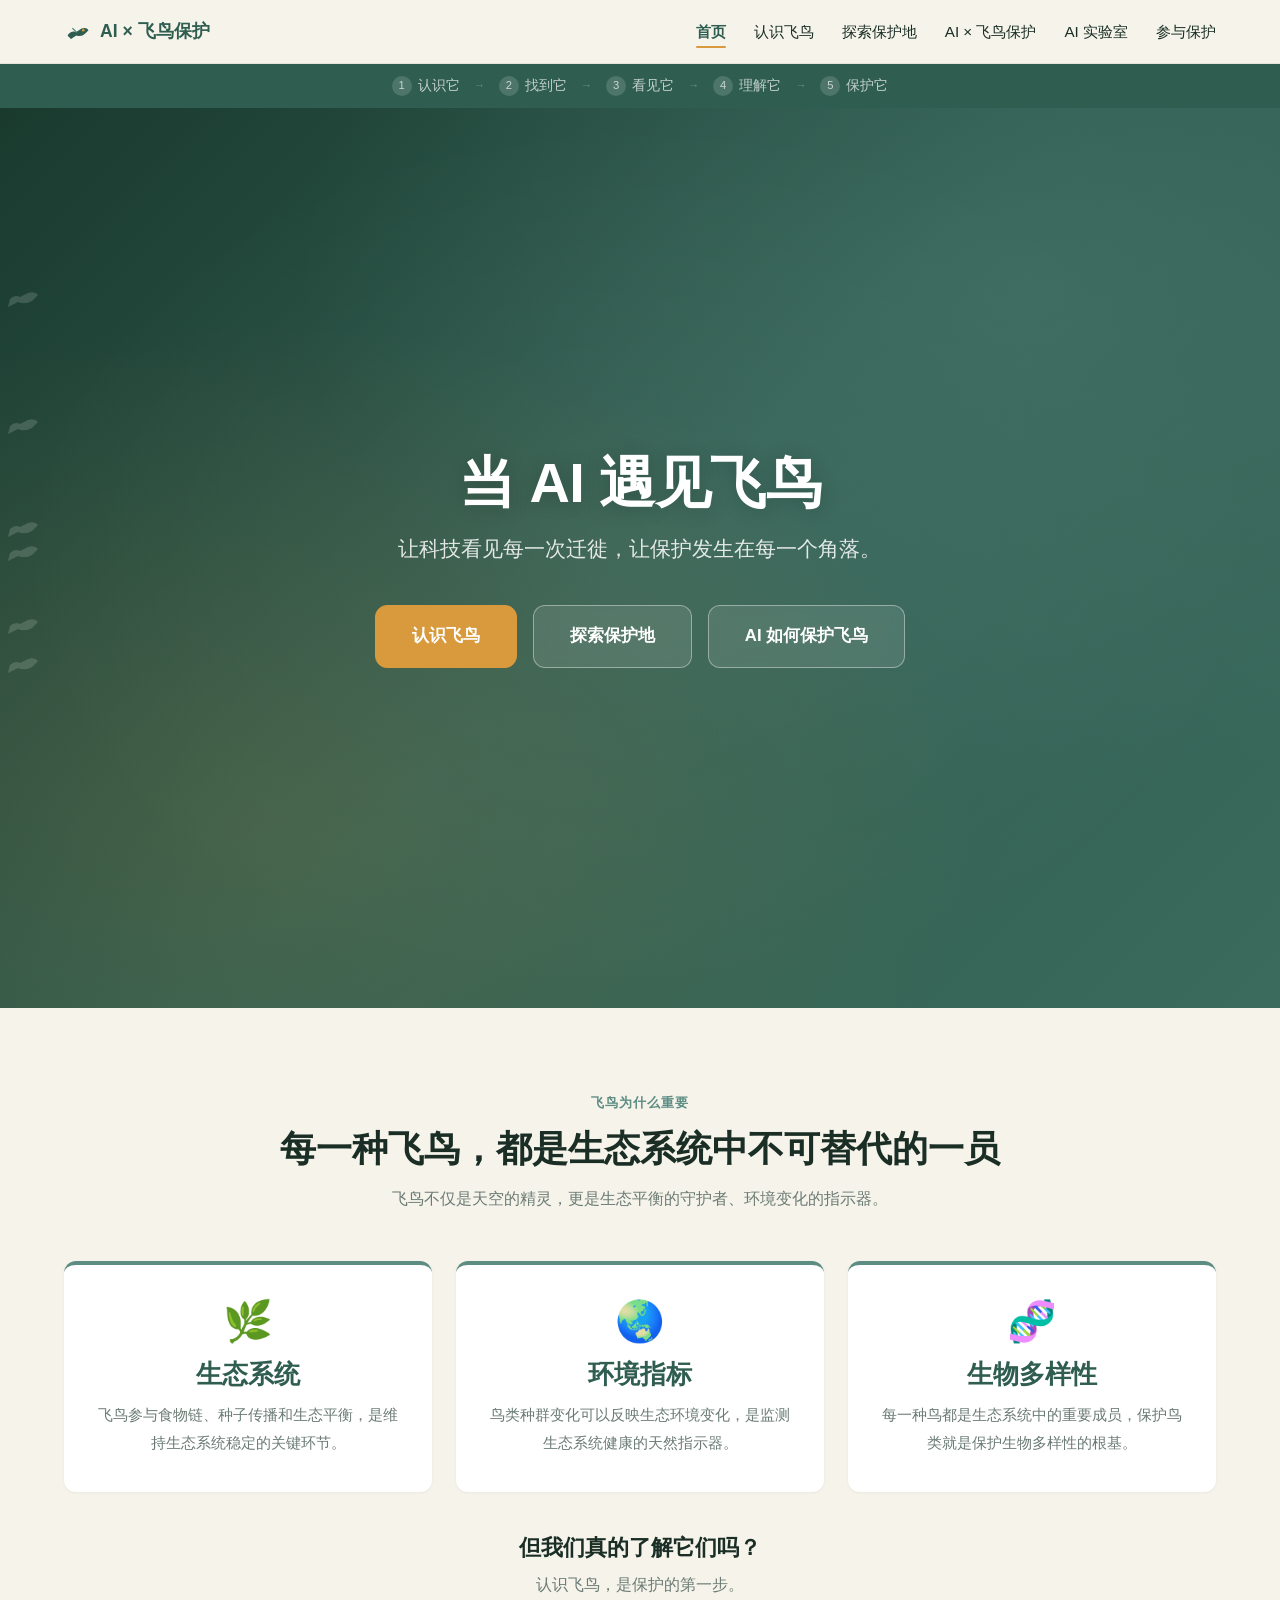
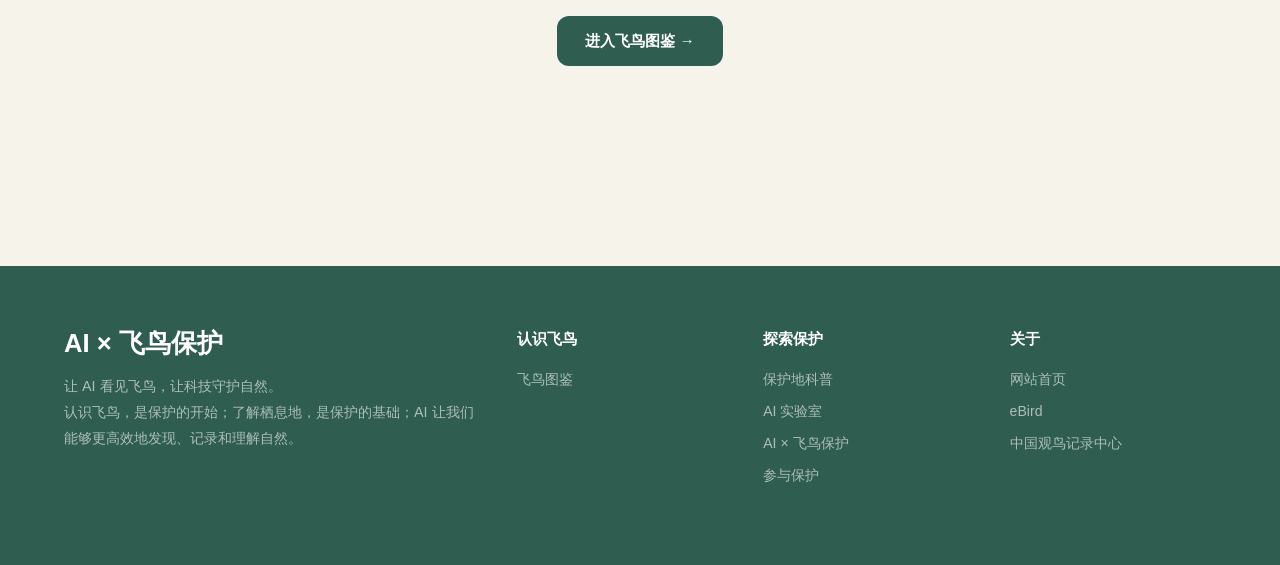
<file: index.html>
<!DOCTYPE html>
<html lang="zh-CN">
<head>
  <meta charset="UTF-8">
  <meta name="viewport" content="width=device-width, initial-scale=1.0">
  <title>AI × 飞鸟保护 | 让 AI 看见飞鸟，让科技守护自然</title>
  <meta name="description" content="一个关于飞鸟保护的科普网站：30 种代表性飞鸟图鉴、14 个中国重点保护地、AI 图像与声音识别原理，以及普通人如何参与飞鸟保护。">
  <meta name="theme-color" content="#2F5D50">
  <link rel="icon" href="favicon.svg" type="image/svg+xml">
  <link rel="stylesheet" href="_shared/css/style.css">
  <meta property="og:type" content="website">
  <meta property="og:title" content="AI × 飞鸟保护">
  <meta property="og:description" content="让 AI 看见飞鸟，让科技守护自然。30 种飞鸟图鉴、14 个保护地、AI 识别原理与参与保护指南。">
  <meta property="og:image" content="favicon.svg">
  <style>
    body { padding-top: 0 !important; }
    .hero { margin-top: 0; }

    /* 飞鸟剪影 SVG */
    .hero-bird svg { width: 40px; height: 40px; }
  </style>
</head>
<body>
  <div id="nav-placeholder"></div>
  <div id="story-nav-placeholder"></div>

  <!-- Hero 区域 -->
  <section class="hero" style="margin-top: calc(var(--nav-height) + 44px);">
    <div class="hero-bg"></div>
    <div class="hero-birds" id="heroBirds"></div>
    <div class="hero-content">
      <h1>当 AI 遇见飞鸟</h1>
      <p class="hero-subtitle">让科技看见每一次迁徙，让保护发生在每一个角落。</p>
      <div class="hero-buttons">
        <a href="birds.html" class="btn btn-primary btn-lg">认识飞鸟</a>
        <a href="protection.html" class="btn btn-secondary btn-lg">探索保护地</a>
        <a href="ai-protection.html" class="btn btn-secondary btn-lg">AI 如何保护飞鸟</a>
      </div>
    </div>
  </section>

  <!-- 为什么保护飞鸟 -->
  <section class="section">
    <div class="container">
      <div class="section-header" data-animate>
        <span class="section-tag">飞鸟为什么重要</span>
        <h2>每一种飞鸟，都是生态系统中不可替代的一员</h2>
        <p>飞鸟不仅是天空的精灵，更是生态平衡的守护者、环境变化的指示器。</p>
      </div>
      <div class="fact-cards">
        <div class="fact-card" data-animate>
          <div class="fact-icon">🌿</div>
          <h3>生态系统</h3>
          <p>飞鸟参与食物链、种子传播和生态平衡，是维持生态系统稳定的关键环节。</p>
        </div>
        <div class="fact-card" data-animate>
          <div class="fact-icon">🌏</div>
          <h3>环境指标</h3>
          <p>鸟类种群变化可以反映生态环境变化，是监测生态系统健康的天然指示器。</p>
        </div>
        <div class="fact-card" data-animate>
          <div class="fact-icon">🧬</div>
          <h3>生物多样性</h3>
          <p>每一种鸟都是生态系统中的重要成员，保护鸟类就是保护生物多样性的根基。</p>
        </div>
      </div>
      <div class="intro-bridge" data-animate>
        <h3>但我们真的了解它们吗？</h3>
        <p>认识飞鸟，是保护的第一步。</p>
        <a href="birds.html" class="btn btn-primary" style="margin-top: 16px;">进入飞鸟图鉴 →</a>
      </div>
    </div>
  </section>

  <div id="footer-placeholder"></div>
  <script src="_shared/js/birds-data.js"></script>
  <script src="_shared/js/nav.js"></script>
  <script>
    initCommon('index', -1);

    // 生成飞鸟剪影动画
    const heroBirds = document.getElementById('heroBirds');
    const birdPath = '<path d="M10,20 Q15,15 20,18 L28,14 Q35,12 38,16 L32,22 Q25,26 18,23 L8,28 Z" fill="white"/>';

    for (let i = 0; i < 6; i++) {
      const bird = document.createElement('div');
      bird.className = 'hero-bird';
      bird.style.top = (10 + Math.random() * 60) + '%';
      bird.style.animationDelay = (Math.random() * 25) + 's';
      bird.style.animationDuration = (20 + Math.random() * 15) + 's';
      bird.innerHTML = `<svg viewBox="0 0 40 40" xmlns="http://www.w3.org/2000/svg">${birdPath}</svg>`;
      heroBirds.appendChild(bird);
    }
  </script>
</body>
</html>
</file>
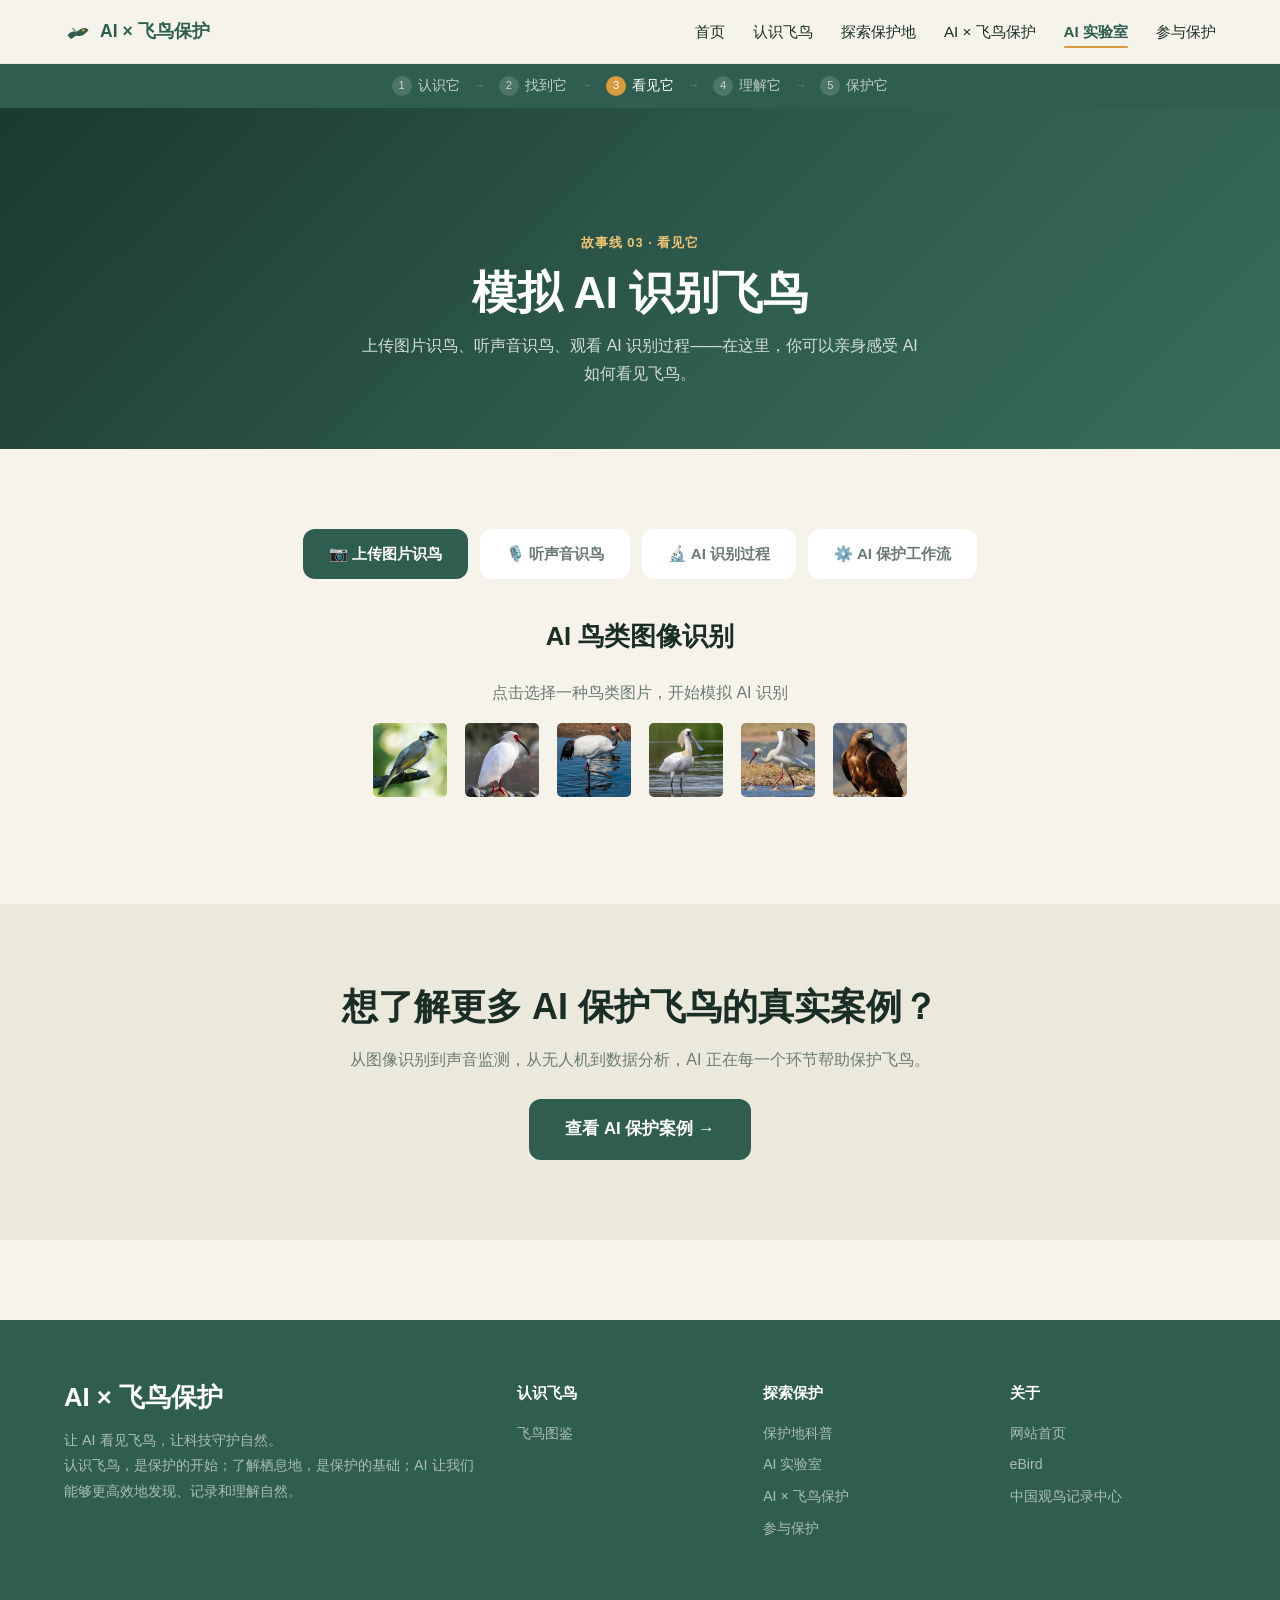
<file: ai-lab.html>
<!DOCTYPE html>
<html lang="zh-CN">
<head>
  <meta charset="UTF-8">
  <meta name="viewport" content="width=device-width, initial-scale=1.0">
  <title>AI 实验室 | 模拟 AI 识别飞鸟</title>
  <meta name="description" content="在线模拟 AI 识别飞鸟：上传图片识鸟、听声音识鸟、观看 AI 识别过程可视化与 AI 保护工作流。">
  <meta name="theme-color" content="#2F5D50">
  <link rel="icon" href="favicon.svg" type="image/svg+xml">
  <link rel="stylesheet" href="_shared/css/style.css">
  <meta property="og:type" content="website">
  <meta property="og:title" content="AI 实验室 - 模拟 AI 识别飞鸟">
  <meta property="og:description" content="在线模拟 AI 识别飞鸟：图片识鸟、声音识鸟、识别过程可视化。">
  <meta property="og:image" content="favicon.svg">
  <style>
    body { padding-top: 0 !important; }
    .lab-hero {
      background: linear-gradient(135deg, #1a3a2e 0%, #2F5D50 60%, #3a6b5c 100%);
      padding: 120px 0 60px;
      margin-top: calc(var(--nav-height) + 44px);
      text-align: center;
      color: #fff;
    }
    .lab-hero h1 { font-size: clamp(2rem, 5vw, 2.8rem); margin-bottom: 12px; }
    .lab-hero p { color: rgba(255,255,255,0.8); max-width: 560px; margin: 0 auto; }

    /* 实验室选项卡 */
    .lab-tabs {
      display: flex;
      justify-content: center;
      gap: 12px;
      flex-wrap: wrap;
      margin-bottom: 40px;
    }
    .lab-tab {
      padding: 10px 24px;
      border-radius: var(--radius);
      font-size: 0.95rem;
      font-weight: 600;
      cursor: pointer;
      transition: var(--transition);
      background: var(--bg2);
      color: var(--muted);
      border: 2px solid transparent;
    }
    .lab-tab:hover { color: var(--primary); }
    .lab-tab.active {
      background: var(--primary);
      color: #fff;
    }

    .lab-panel { display: none; }
    .lab-panel.active { display: block; animation: fadeInUp 0.5s ease-out; }

    /* 图片选择器 */
    .bird-selector {
      display: flex;
      gap: 12px;
      flex-wrap: wrap;
      justify-content: center;
      margin-bottom: 24px;
    }
    .bird-selector-item {
      width: 80px;
      height: 80px;
      border-radius: var(--radius-sm);
      overflow: hidden;
      cursor: pointer;
      border: 3px solid transparent;
      transition: var(--transition);
      position: relative;
    }
    .bird-selector-item:hover { transform: scale(1.05); }
    .bird-selector-item.selected { border-color: var(--accent); }
    .bird-selector-item svg { width: 100%; height: 100%; }
    .bird-selector-item picture { display: block; width: 100%; height: 100%; }
    .bird-selector-item img { width: 100%; height: 100%; object-fit: cover; display: block; }

    /* 识别结果 */
    .recognition-result {
      display: grid;
      grid-template-columns: 1fr 1fr;
      gap: 32px;
      margin-top: 32px;
    }
    .result-image {
      border-radius: var(--radius);
      overflow: hidden;
      position: relative;
      aspect-ratio: 4/3;
    }
    .result-image svg { width: 100%; height: 100%; }
    .result-image picture { display: block; width: 100%; height: 100%; }
    .result-image img { width: 100%; height: 100%; object-fit: cover; display: block; }
    .detection-box {
      position: absolute;
      border: 3px solid var(--accent);
      border-radius: 4px;
      animation: fadeInUp 0.5s ease-out 0.8s both;
    }
    .detection-label {
      position: absolute;
      top: -28px;
      left: -3px;
      background: var(--accent);
      color: #fff;
      padding: 2px 10px;
      border-radius: 4px 4px 0 0;
      font-size: 0.75rem;
      font-weight: 600;
    }

    .result-details h3 { color: var(--primary); margin-bottom: 16px; }
    .result-name { font-size: 1.8rem; font-weight: 700; margin-bottom: 4px; }
    .result-sci { font-size: 0.9rem; color: var(--muted); font-style: italic; margin-bottom: 16px; }
    .result-confidence { margin-bottom: 20px; }
    .result-confidence-label { font-size: 0.85rem; color: var(--muted); margin-bottom: 6px; }

    .result-observations {
      background: var(--bg3);
      border-radius: var(--radius-sm);
      padding: 20px;
      margin-top: 16px;
    }
    .result-observations h4 { font-size: 0.95rem; margin-bottom: 12px; color: var(--primary); }

    /* 声纹识别 */
    .sound-player {
      background: var(--bg2);
      border-radius: var(--radius);
      padding: 32px;
      box-shadow: var(--shadow-sm);
      text-align: center;
    }
    .sound-bird-options {
      display: flex;
      gap: 12px;
      flex-wrap: wrap;
      justify-content: center;
      margin-bottom: 24px;
    }
    .sound-bird-btn {
      padding: 8px 20px;
      border-radius: 20px;
      background: var(--bg3);
      cursor: pointer;
      font-size: 0.9rem;
      transition: var(--transition);
      border: 2px solid transparent;
    }
    .sound-bird-btn:hover { background: rgba(93,140,131,0.15); }
    .sound-bird-btn.active { border-color: var(--secondary); background: rgba(93,140,131,0.12); }

    .play-btn {
      width: 72px;
      height: 72px;
      border-radius: 50%;
      background: var(--primary);
      color: #fff;
      border: none;
      cursor: pointer;
      font-size: 1.5rem;
      display: flex;
      align-items: center;
      justify-content: center;
      margin: 0 auto 16px;
      transition: var(--transition);
    }
    .play-btn:hover { transform: scale(1.1); box-shadow: var(--shadow-md); }
    .play-btn.playing { background: var(--accent); }

    /* 声谱图 */
    .spectrogram {
      background: var(--bg3);
      border-radius: var(--radius-sm);
      padding: 20px;
      margin: 20px 0;
      min-height: 100px;
      display: flex;
      align-items: center;
      justify-content: center;
    }
    .spectrogram svg { width: 100%; max-width: 500px; }

    /* 声纹结果 */
    .sound-results { margin-top: 24px; }
    .sound-result-item {
      display: flex;
      align-items: center;
      gap: 16px;
      padding: 12px 16px;
      background: var(--bg2);
      border-radius: var(--radius-sm);
      margin-bottom: 8px;
      box-shadow: var(--shadow-sm);
    }
    .sound-result-rank {
      width: 28px;
      height: 28px;
      border-radius: 50%;
      display: flex;
      align-items: center;
      justify-content: center;
      font-weight: 700;
      font-size: 0.85rem;
      flex-shrink: 0;
    }
    .sound-result-rank.rank-1 { background: var(--primary); color: #fff; }
    .sound-result-rank.rank-2 { background: var(--secondary); color: #fff; }
    .sound-result-rank.rank-3 { background: var(--bg3); color: var(--muted); }
    .sound-result-name { flex: 1; font-weight: 600; }
    .sound-result-bar { width: 120px; height: 8px; background: var(--bg3); border-radius: 4px; overflow: hidden; }
    .sound-result-fill { height: 100%; border-radius: 4px; transition: width 1s ease-out; }
    .sound-result-pct { font-weight: 700; color: var(--primary); min-width: 50px; text-align: right; }

    /* 过程可视化 */
    .process-pipeline {
      display: flex;
      flex-direction: column;
      gap: 16px;
    }
    .process-step {
      display: flex;
      gap: 0;
      align-items: stretch;
    }
    .process-step-num {
      display: flex;
      align-items: center;
      justify-content: center;
      width: 48px;
      background: var(--primary);
      color: #fff;
      font-weight: 700;
      border-radius: var(--radius-sm) 0 0 var(--radius-sm);
      flex-shrink: 0;
    }
    .process-step-body {
      flex: 1;
      background: var(--bg2);
      padding: 20px 24px;
      border-radius: 0 var(--radius-sm) var(--radius-sm) 0;
      box-shadow: var(--shadow-sm);
    }
    .process-step-body h4 { color: var(--primary); margin-bottom: 8px; }
    .process-visual-box {
      background: var(--bg3);
      border-radius: var(--radius-sm);
      padding: 16px;
      margin-top: 12px;
      min-height: 80px;
      display: flex;
      align-items: center;
      justify-content: center;
    }
    .process-arrow { text-align: center; color: var(--accent); font-size: 1.5rem; margin-left: 24px; }

    /* 工作流动画 */
    .workflow-container {
      background: var(--bg2);
      border-radius: var(--radius);
      padding: 40px 32px;
      box-shadow: var(--shadow-sm);
      overflow-x: auto;
    }
    .workflow-flow {
      display: flex;
      align-items: center;
      gap: 0;
      min-width: 800px;
    }
    .workflow-node {
      display: flex;
      flex-direction: column;
      align-items: center;
      gap: 8px;
      min-width: 100px;
    }
    .workflow-icon {
      width: 56px;
      height: 56px;
      border-radius: 50%;
      display: flex;
      align-items: center;
      justify-content: center;
      font-size: 1.5rem;
      background: var(--bg3);
      transition: var(--transition);
    }
    .workflow-node.active .workflow-icon {
      background: var(--primary);
      color: #fff;
      transform: scale(1.15);
      box-shadow: var(--shadow-md);
    }
    .workflow-node.done .workflow-icon {
      background: var(--success);
      color: #fff;
    }
    .workflow-label { font-size: 0.8rem; color: var(--muted); text-align: center; white-space: nowrap; }
    .workflow-node.active .workflow-label { color: var(--primary); font-weight: 600; }
    .workflow-connector {
      width: 40px;
      height: 2px;
      background: var(--rule);
      position: relative;
      flex-shrink: 0;
    }
    .workflow-connector.active { background: var(--primary); }

    .workflow-controls {
      display: flex;
      gap: 12px;
      justify-content: center;
      margin-top: 24px;
    }

    @media (max-width: 768px) {
      .recognition-result { grid-template-columns: 1fr; }
    }
  </style>
</head>
<body>
  <div id="nav-placeholder"></div>
  <div id="story-nav-placeholder"></div>

  <!-- Hero -->
  <section class="lab-hero">
    <div class="container">
      <span class="section-tag" style="color: var(--accent-light);">故事线 03 · 看见它</span>
      <h1>模拟 AI 识别飞鸟</h1>
      <p>上传图片识鸟、听声音识鸟、观看 AI 识别过程——在这里，你可以亲身感受 AI 如何看见飞鸟。</p>
    </div>
  </section>

  <!-- 实验室主体 -->
  <section class="section">
    <div class="container">
      <!-- 选项卡 -->
      <div class="lab-tabs">
        <div class="lab-tab active" data-tab="image">📷 上传图片识鸟</div>
        <div class="lab-tab" data-tab="sound">🎙️ 听声音识鸟</div>
        <div class="lab-tab" data-tab="process">🔬 AI 识别过程</div>
        <div class="lab-tab" data-tab="workflow">⚙️ AI 保护工作流</div>
      </div>

      <!-- 面板1：图片识别 -->
      <div class="lab-panel active" id="panel-image">
        <div class="section-header" style="margin-bottom: 24px;">
          <h3>AI 鸟类图像识别</h3>
        </div>

        <!-- 鸟类选择器 -->
        <p style="text-align: center; color: var(--muted); margin-bottom: 12px;">点击选择一种鸟类图片，开始模拟 AI 识别</p>
        <div class="bird-selector" id="birdSelector"></div>

        <!-- 识别中 -->
        <div id="recognizing" style="display: none; max-width: 600px; margin: 24px auto 0; text-align: center;">
          <p style="color: var(--primary); font-weight: 600; margin-bottom: 16px;">🔍 AI 正在分析图片...</p>
          <div class="ai-progress">
            <div class="ai-progress-fill" id="imageProgress" style="width: 0%;">0%</div>
          </div>
          <p id="imageStatus" style="color: var(--muted); font-size: 0.85rem; margin-top: 8px;">正在加载 AI 模型...</p>
        </div>

        <!-- 识别结果 -->
        <div id="imageResult" style="display: none; max-width: 800px; margin: 0 auto;">
          <div class="recognition-result">
            <div class="result-image" id="resultImage"></div>
            <div class="result-details">
              <h3>🎯 AI 识别结果</h3>
              <div class="result-name" id="resultName"></div>
              <div class="result-sci" id="resultSci"></div>
              <div class="result-confidence">
                <div class="result-confidence-label">置信度</div>
                <div class="confidence-bar">
                  <div class="confidence-fill" id="resultConfidence" style="width: 0%;"></div>
                </div>
              </div>
              <div class="result-observations">
                <h4>AI 观察到的特征</h4>
                <div class="feature-extract" id="resultFeatures"></div>
              </div>
            </div>
          </div>
          <div style="text-align: center; margin-top: 24px;">
            <button class="btn btn-secondary" onclick="resetImageRecognition()">重新识别</button>
            <a href="bird-detail.html" id="resultDetailLink" class="btn btn-primary">查看详情 →</a>
          </div>
        </div>
      </div>

      <!-- 面板2：声音识别 -->
      <div class="lab-panel" id="panel-sound">
        <div class="section-header" style="margin-bottom: 24px;">
          <h3>AI 鸟类声音识别</h3>
          <p>点击播放鸟鸣，让 AI 听声音识别鸟种</p>
        </div>

        <div class="sound-player">
          <p style="color: var(--muted); margin-bottom: 16px;">选择一种鸟鸣（模拟播放）</p>
          <div class="sound-bird-options" id="soundBirdOptions"></div>

          <button class="play-btn" id="playBtn">▶</button>
          <p id="playStatus" style="color: var(--muted); font-size: 0.9rem;">点击播放鸟鸣</p>

          <!-- 声谱图 -->
          <div class="spectrogram" id="spectrogram">
            <p style="color: var(--muted); font-size: 0.85rem;">播放后将显示声音波形</p>
          </div>

          <!-- AI 分析中 -->
          <div id="soundAnalyzing" style="display: none;">
            <p style="color: var(--primary); font-weight: 600;">🎙️ AI 正在分析声音...</p>
            <div class="ai-progress" style="max-width: 400px; margin: 12px auto;">
              <div class="ai-progress-fill" id="soundProgress" style="width: 0%;">0%</div>
            </div>
          </div>

          <!-- 识别结果 -->
          <div class="sound-results" id="soundResults" style="display: none;"></div>
        </div>
      </div>

      <!-- 面板3：AI 识别过程 -->
      <div class="lab-panel" id="panel-process">
        <div class="section-header" style="margin-bottom: 24px;">
          <h3>AI 识别过程可视化</h3>
          <p>AI 到底是怎么「认鸟」的？让我们一步步来看</p>
        </div>

        <div style="max-width: 700px; margin: 0 auto;">
          <div class="process-pipeline">
            <!-- 步骤1 -->
            <div class="process-step">
              <div class="process-step-num">1</div>
              <div class="process-step-body">
                <h4>原始图片输入</h4>
                <p style="font-size: 0.9rem; color: var(--muted);">AI 接收到一张鸟类照片</p>
                <div class="process-visual-box" id="processStep1">
                  <svg width="80" height="60" viewBox="0 0 80 60"><rect width="80" height="60" rx="4" fill="#D9D5C7"/><text x="40" y="35" text-anchor="middle" font-size="20">🐦</text></svg>
                </div>
              </div>
            </div>
            <div class="process-arrow">↓</div>

            <!-- 步骤2 -->
            <div class="process-step">
              <div class="process-step-num">2</div>
              <div class="process-step-body">
                <h4>目标检测 - 找到鸟的位置</h4>
                <p style="font-size: 0.9rem; color: var(--muted);">AI 在图片中定位鸟的位置，画出检测框</p>
                <div class="process-visual-box" id="processStep2">
                  <svg width="120" height="80" viewBox="0 0 120 80">
                    <rect width="120" height="80" rx="4" fill="#D9D5C7"/>
                    <rect x="30" y="15" width="55" height="50" fill="none" stroke="#D99A3D" stroke-width="2" rx="2"/>
                    <text x="35" y="12" font-size="7" fill="#D99A3D" font-weight="600">bird 96%</text>
                    <text x="55" y="45" text-anchor="middle" font-size="16">🐦</text>
                  </svg>
                </div>
              </div>
            </div>
            <div class="process-arrow">↓</div>

            <!-- 步骤3 -->
            <div class="process-step">
              <div class="process-step-num">3</div>
              <div class="process-step-body">
                <h4>特征提取 - 分析关键特征</h4>
                <p style="font-size: 0.9rem; color: var(--muted);">AI 提取颜色、形状、轮廓、纹理、姿态等特征</p>
                <div class="process-visual-box" id="processStep3">
                  <div style="display: flex; gap: 8px; flex-wrap: wrap; justify-content: center;">
                    <span style="background: #fff; padding: 4px 10px; border-radius: 12px; font-size: 0.8rem;">🎨 颜色</span>
                    <span style="background: #fff; padding: 4px 10px; border-radius: 12px; font-size: 0.8rem;">📐 形状</span>
                    <span style="background: #fff; padding: 4px 10px; border-radius: 12px; font-size: 0.8rem;">✏️ 轮廓</span>
                    <span style="background: #fff; padding: 4px 10px; border-radius: 12px; font-size: 0.8rem;">🌀 纹理</span>
                    <span style="background: #fff; padding: 4px 10px; border-radius: 12px; font-size: 0.8rem;">🧍 姿态</span>
                  </div>
                </div>
              </div>
            </div>
            <div class="process-arrow">↓</div>

            <!-- 步骤4 -->
            <div class="process-step">
              <div class="process-step-num">4</div>
              <div class="process-step-body">
                <h4>模型判断 - 物种分类</h4>
                <p style="font-size: 0.9rem; color: var(--muted);">AI 将特征输入分类模型，给出可能的物种及置信度</p>
                <div class="process-visual-box" id="processStep4">
                  <div id="processResult" style="text-align: center;">
                    <p style="font-size: 0.85rem; color: var(--muted);">点击下方按钮开始演示</p>
                  </div>
                </div>
              </div>
            </div>
          </div>

          <div style="text-align: center; margin-top: 24px;">
            <button class="btn btn-primary" id="runProcessBtn">▶ 开始演示</button>
          </div>
        </div>

        <div class="callout" style="max-width: 700px; margin: 32px auto 0;">
          <p><strong>科普提示：</strong>AI 并非百分之百正确。在现实中，AI 识别结果需要人工判断和验证。这正是「AI 辅助」而非「AI 替代」的含义。</p>
        </div>
      </div>

      <!-- 面板4：AI 保护工作流 -->
      <div class="lab-panel" id="panel-workflow">
        <div class="section-header" style="margin-bottom: 24px;">
          <h3>AI 保护工作流</h3>
          <p>从野外监测到保护决策——AI 参与飞鸟保护的完整流程</p>
        </div>

        <div class="workflow-container">
          <div class="workflow-flow" id="workflowFlow">
            <div class="workflow-node" data-step="0">
              <div class="workflow-icon">🌿</div>
              <div class="workflow-label">野外</div>
            </div>
            <div class="workflow-connector"></div>
            <div class="workflow-node" data-step="1">
              <div class="workflow-icon">📷</div>
              <div class="workflow-label">智能相机</div>
            </div>
            <div class="workflow-connector"></div>
            <div class="workflow-node" data-step="2">
              <div class="workflow-icon">📸</div>
              <div class="workflow-label">拍摄照片</div>
            </div>
            <div class="workflow-connector"></div>
            <div class="workflow-node" data-step="3">
              <div class="workflow-icon">🤖</div>
              <div class="workflow-label">AI 识别</div>
            </div>
            <div class="workflow-connector"></div>
            <div class="workflow-node" data-step="4">
              <div class="workflow-icon">🐦</div>
              <div class="workflow-label">发现鸟类</div>
            </div>
            <div class="workflow-connector"></div>
            <div class="workflow-node" data-step="5">
              <div class="workflow-icon">📝</div>
              <div class="workflow-label">记录数据</div>
            </div>
            <div class="workflow-connector"></div>
            <div class="workflow-node" data-step="6">
              <div class="workflow-icon">🗄️</div>
              <div class="workflow-label">形成数据库</div>
            </div>
            <div class="workflow-connector"></div>
            <div class="workflow-node" data-step="7">
              <div class="workflow-icon">📊</div>
              <div class="workflow-label">分析种群变化</div>
            </div>
            <div class="workflow-connector"></div>
            <div class="workflow-node" data-step="8">
              <div class="workflow-icon">🛡️</div>
              <div class="workflow-label">保护措施</div>
            </div>
          </div>
        </div>

        <div class="workflow-controls">
          <button class="btn btn-primary" id="workflowPlayBtn">▶ 播放工作流</button>
          <button class="btn btn-secondary" id="workflowResetBtn">↻ 重置</button>
        </div>

        <div id="workflowStatus" style="text-align: center; margin-top: 24px; min-height: 28px;">
          <p style="color: var(--muted); font-size: 0.9rem;">点击播放，观看 AI 保护工作流的完整过程</p>
        </div>

        <div class="callout" style="max-width: 700px; margin: 32px auto 0;">
          <p><strong>核心理念：</strong>AI 不只是「认鸟」，更重要的是帮助人类理解鸟类种群变化，从而制定科学的保护措施。</p>
        </div>
      </div>
    </div>
  </section>

  <!-- 底部引导 -->
  <section class="section" style="background: var(--bg3);">
    <div class="container" style="text-align: center;">
      <h2 style="margin-bottom: 16px;">想了解更多 AI 保护飞鸟的真实案例？</h2>
      <p style="color: var(--muted); margin-bottom: 24px;">从图像识别到声音监测，从无人机到数据分析，AI 正在每一个环节帮助保护飞鸟。</p>
      <a href="ai-protection.html" class="btn btn-primary btn-lg">查看 AI 保护案例 →</a>
    </div>
  </section>

  <div id="footer-placeholder"></div>
  <script src="_shared/js/birds-data.js"></script>
  <script src="_shared/js/nav.js"></script>
  <script>
    initCommon('ai-lab', 2);

    // ===== 选项卡切换 =====
    document.querySelectorAll('.lab-tab').forEach(tab => {
      tab.addEventListener('click', () => {
        document.querySelectorAll('.lab-tab').forEach(t => t.classList.remove('active'));
        document.querySelectorAll('.lab-panel').forEach(p => p.classList.remove('active'));
        tab.classList.add('active');
        document.getElementById('panel-' + tab.dataset.tab).classList.add('active');
      });
    });

    // ===== 图片识别 =====
    let selectedBird = null;
    const birdSelector = document.getElementById('birdSelector');

    // 生成鸟类选择器（选6种代表性鸟类）
    const selectorBirds = BIRDS_DATA.filter(b => ['baitoubei', 'dandinghe', 'zhuhuan', 'heilianpilu', 'jindiao', 'baihe'].includes(b.id));
    selectorBirds.forEach(bird => {
      const item = document.createElement('div');
      item.className = 'bird-selector-item';
      item.innerHTML = getBirdImage(bird, 'thumb');
      item.title = bird.name;
      item.addEventListener('click', () => {
        document.querySelectorAll('.bird-selector-item').forEach(i => i.classList.remove('selected'));
        item.classList.add('selected');
        selectedBird = bird;
        startImageRecognition();
      });
      birdSelector.appendChild(item);
    });

    function startImageRecognition() {
      const bird = selectedBird || selectorBirds[0];
      document.getElementById('imageResult').style.display = 'none';
      document.getElementById('recognizing').style.display = 'block';

      const statuses = [
        '正在加载 AI 模型...',
        '正在检测图片中的目标...',
        '正在提取特征...',
        '正在与数据库比对...',
        '正在计算置信度...'
      ];

      let progress = 0;
      let statusIdx = 0;
      const progressBar = document.getElementById('imageProgress');
      const statusText = document.getElementById('imageStatus');

      const interval = setInterval(() => {
        progress += Math.random() * 15 + 5;
        if (progress > 100) progress = 100;
        progressBar.style.width = progress + '%';
        progressBar.textContent = Math.floor(progress) + '%';

        const newStatusIdx = Math.min(Math.floor(progress / 20), statuses.length - 1);
        if (newStatusIdx !== statusIdx) {
          statusIdx = newStatusIdx;
          statusText.textContent = statuses[statusIdx];
        }

        if (progress >= 100) {
          clearInterval(interval);
          setTimeout(() => showImageResult(bird), 500);
        }
      }, 200);
    }

    function showImageResult(bird) {
      document.getElementById('recognizing').style.display = 'none';
      document.getElementById('imageResult').style.display = 'block';

      // 图片 + 检测框
      const resultImage = document.getElementById('resultImage');
      resultImage.innerHTML = getBirdImage(bird) +
        '<div class="detection-box" style="top: 15%; left: 20%; width: 55%; height: 60%;">' +
        '<div class="detection-label">bird ' + (88 + Math.floor(Math.random() * 10)) + '%</div></div>';

      // 鸟名和学名
      document.getElementById('resultName').textContent = bird.name;
      document.getElementById('resultSci').textContent = bird.englishName + ' · ' + bird.scientificName;

      // 置信度
      const confidence = 88 + Math.random() * 10;
      setTimeout(() => {
        document.getElementById('resultConfidence').style.width = confidence.toFixed(1) + '%';
      }, 100);

      // 特征
      const features = bird.appearance.split('，').slice(0, 4).map(f => f.trim());
      const featuresHtml = features.map(f => '<div class="feature-extract-item">' + f + '</div>').join('');
      document.getElementById('resultFeatures').innerHTML = featuresHtml;

      // 详情链接
      document.getElementById('resultDetailLink').href = 'bird-detail.html?id=' + bird.id;
    }

    function resetImageRecognition() {
      document.getElementById('imageResult').style.display = 'none';
      document.getElementById('recognizing').style.display = 'none';
      document.querySelectorAll('.bird-selector-item').forEach(i => i.classList.remove('selected'));
      selectedBird = null;
    }

    // ===== 声音识别 =====
    let selectedSoundBird = null;
    let isPlaying = false;

    const soundBirdOptions = document.getElementById('soundBirdOptions');
    const soundBirds = BIRDS_DATA.filter(b => ['baitoubei', 'dandinghe', 'zhujingbanjiu', 'xiaopiti', 'dongfangbaiguan'].includes(b.id));
    soundBirds.forEach(bird => {
      const btn = document.createElement('div');
      btn.className = 'sound-bird-btn';
      btn.textContent = bird.name;
      btn.addEventListener('click', () => {
        document.querySelectorAll('.sound-bird-btn').forEach(b => b.classList.remove('active'));
        btn.classList.add('active');
        selectedSoundBird = bird;
        // 重置整个识别状态，确保可重新播放
        isPlaying = false;
        const playBtn = document.getElementById('playBtn');
        playBtn.textContent = '▶';
        playBtn.classList.remove('playing');
        document.getElementById('soundResults').style.display = 'none';
        document.getElementById('soundAnalyzing').style.display = 'none';
        document.getElementById('spectrogram').innerHTML = '<p style="color: var(--muted); font-size: 0.85rem;">点击播放鸟鸣</p>';
        document.getElementById('playStatus').textContent = '已选择：' + bird.name + ' 的叫声';
      });
      soundBirdOptions.appendChild(btn);
    });

    document.getElementById('playBtn').addEventListener('click', function() {
      if (!selectedSoundBird) {
        selectedSoundBird = soundBirds[0];
        document.querySelectorAll('.sound-bird-btn')[0].classList.add('active');
      }

      if (isPlaying) {
        isPlaying = false;
        this.textContent = '▶';
        this.classList.remove('playing');
        document.getElementById('playStatus').textContent = '已暂停';
        return;
      }

      isPlaying = true;
      this.textContent = '⏸';
      this.classList.add('playing');
      document.getElementById('playStatus').textContent = '正在播放：' + selectedSoundBird.name + ' 的叫声';

      // 生成声谱图
      generateSpectrogram();

      // 3秒后开始分析
      setTimeout(() => {
        if (!isPlaying) return;
        startSoundAnalysis();
      }, 2000);
    });

    function generateSpectrogram() {
      const spec = document.getElementById('spectrogram');
      let bars = '';
      for (let i = 0; i < 50; i++) {
        const h = 10 + Math.random() * 60;
        const y = 40 - h / 2;
        const opacity = 0.3 + Math.random() * 0.7;
        bars += '<rect x="' + (i * 10) + '" y="' + y + '" width="6" height="' + h + '" rx="2" fill="#5D8C83" opacity="' + opacity + '">';
        bars += '<animate attributeName="height" values="' + h + ';' + (h * 0.5) + ';' + h + '" dur="0.5s" repeatCount="indefinite"/>';
        bars += '<animate attributeName="y" values="' + y + ';' + (y + h * 0.25) + ';' + y + '" dur="0.5s" repeatCount="indefinite"/>';
        bars += '</rect>';
      }
      spec.innerHTML = '<svg viewBox="0 0 500 80" xmlns="http://www.w3.org/2000/svg">' + bars + '</svg>';
    }

    function startSoundAnalysis() {
      document.getElementById('soundAnalyzing').style.display = 'block';
      document.getElementById('soundResults').style.display = 'none';

      let progress = 0;
      const progressBar = document.getElementById('soundProgress');
      const interval = setInterval(() => {
        progress += Math.random() * 12 + 4;
        if (progress > 100) progress = 100;
        progressBar.style.width = progress + '%';
        progressBar.textContent = Math.floor(progress) + '%';

        if (progress >= 100) {
          clearInterval(interval);
          setTimeout(() => showSoundResults(), 400);
        }
      }, 150);
    }

    function showSoundResults() {
      document.getElementById('soundAnalyzing').style.display = 'none';
      const results = document.getElementById('soundResults');
      results.style.display = 'block';

      const bird = selectedSoundBird;
      const otherBirds = soundBirds.filter(b => b.id !== bird.id).slice(0, 2);

      const allResults = [
        { name: bird.name, pct: 75 + Math.random() * 15 },
        { name: otherBirds[0].name, pct: 8 + Math.random() * 10 },
        { name: otherBirds[1] ? otherBirds[1].name : '其他', pct: 3 + Math.random() * 5 }
      ];

      let html = '<p style="color: var(--primary); font-weight: 600; margin-bottom: 16px;">🎯 AI 分析完成，可能是：</p>';
      allResults.forEach((r, i) => {
        const rankClass = i === 0 ? 'rank-1' : i === 1 ? 'rank-2' : 'rank-3';
        const fillColor = i === 0 ? 'var(--primary)' : 'var(--secondary)';
        html += '<div class="sound-result-item">';
        html += '<div class="sound-result-rank ' + rankClass + '">' + (i + 1) + '</div>';
        html += '<div class="sound-result-name">' + r.name + '</div>';
        html += '<div class="sound-result-bar"><div class="sound-result-fill" style="width: 0%; background: ' + fillColor + ';" data-pct="' + r.pct.toFixed(1) + '"></div></div>';
        html += '<div class="sound-result-pct">' + r.pct.toFixed(1) + '%</div>';
        html += '</div>';
      });
      results.innerHTML = html;

      // 动画填充
      setTimeout(() => {
        results.querySelectorAll('.sound-result-fill').forEach(bar => {
          bar.style.width = bar.dataset.pct + '%';
        });
      }, 100);
    }

    // ===== AI 识别过程演示 =====
    function otherBirdName(bird) {
      const others = BIRDS_DATA.filter(b => b.id !== bird.id);
      return others[Math.floor(Math.random() * others.length)].name;
    }

    document.getElementById('runProcessBtn').addEventListener('click', function() {
      this.disabled = true;
      this.textContent = '⏳ 演示中...';

      // 随机选一只鸟
      const bird = selectorBirds[Math.floor(Math.random() * selectorBirds.length)];
      const result = document.getElementById('processResult');
      result.innerHTML = '<p style="font-size: 0.85rem; color: var(--muted);">⏳ 正在分析...</p>';

      // 模拟识别过程
      setTimeout(() => {
        const confidence1 = 85 + Math.random() * 12;
        const confidence2 = 2 + Math.random() * 5;
        const confidence3 = 2 + Math.random() * 3;

        result.innerHTML = `
          <div style="text-align: center;">
            <div style="font-size: 1.1rem; font-weight: 700; color: var(--primary); margin-bottom: 4px;">${bird.name} ${confidence1.toFixed(1)}%</div>
            <div style="font-size: 0.85rem; color: var(--muted); margin-bottom: 6px;">${bird.englishName}</div>
            <div style="font-size: 0.85rem; color: var(--muted);">${otherBirdName(bird)} ${confidence2.toFixed(1)}%</div>
            <div style="font-size: 0.85rem; color: var(--muted);">其他 ${confidence3.toFixed(1)}%</div>
          </div>
        `;

        const btn = document.getElementById('runProcessBtn');
        btn.disabled = false;
        btn.textContent = '▶ 再次演示';
      }, 2000);
    });

    // ===== 工作流动画 =====
    const workflowSteps = [
      { label: '野外', desc: '鸟类在自然栖息地活动' },
      { label: '智能相机', desc: '红外触发或定时拍摄的智能相机监测' },
      { label: '拍摄照片', desc: '自动拍摄鸟类照片或视频' },
      { label: 'AI 识别', desc: 'AI 模型自动识别鸟种和数量' },
      { label: '发现鸟类', desc: '记录鸟种、置信度、时间、地点' },
      { label: '记录数据', desc: '数据自动上传到云端数据库' },
      { label: '形成数据库', desc: '长期积累形成鸟类监测数据库' },
      { label: '分析种群变化', desc: 'AI 分析种群趋势，发现异常' },
      { label: '保护措施', desc: '保护人员根据数据制定保护措施' }
    ];

    let workflowTimer = null;

    document.getElementById('workflowPlayBtn').addEventListener('click', function() {
      this.disabled = true;
      const nodes = document.querySelectorAll('#workflowFlow .workflow-node');
      const connectors = document.querySelectorAll('#workflowFlow .workflow-connector');
      const status = document.getElementById('workflowStatus');
      let step = 0;

      // 重置
      nodes.forEach(n => n.classList.remove('active', 'done'));
      connectors.forEach(c => c.classList.remove('active'));

      function nextStep() {
        if (step > 0) {
          nodes[step - 1].classList.remove('active');
          nodes[step - 1].classList.add('done');
          if (connectors[step - 1]) connectors[step - 1].classList.add('active');
        }
        if (step < nodes.length) {
          nodes[step].classList.add('active');
          // 将当前激活节点居中滚动到可视区域
          nodes[step].scrollIntoView({ behavior: 'smooth', block: 'nearest', inline: 'center' });
          status.innerHTML = '<p style="color: var(--primary); font-weight: 600;">' + workflowSteps[step].label + '：' + workflowSteps[step].desc + '</p>';
          step++;
          workflowTimer = setTimeout(nextStep, 1200);
        } else {
          status.innerHTML = '<p style="color: var(--success); font-weight: 600;">✓ 工作流完成！AI 帮助保护人员从发现鸟类到制定保护措施。</p>';
          document.getElementById('workflowPlayBtn').disabled = false;
        }
      }
      nextStep();
    });

    document.getElementById('workflowResetBtn').addEventListener('click', () => {
      if (workflowTimer) clearTimeout(workflowTimer);
      document.querySelectorAll('#workflowFlow .workflow-node').forEach(n => n.classList.remove('active', 'done'));
      document.querySelectorAll('#workflowFlow .workflow-connector').forEach(c => c.classList.remove('active'));
      document.getElementById('workflowStatus').innerHTML = '<p style="color: var(--muted); font-size: 0.9rem;">点击播放，观看 AI 保护工作流的完整过程</p>';
      document.getElementById('workflowPlayBtn').disabled = false;
    });
  </script>
</body>
</html>
</file>
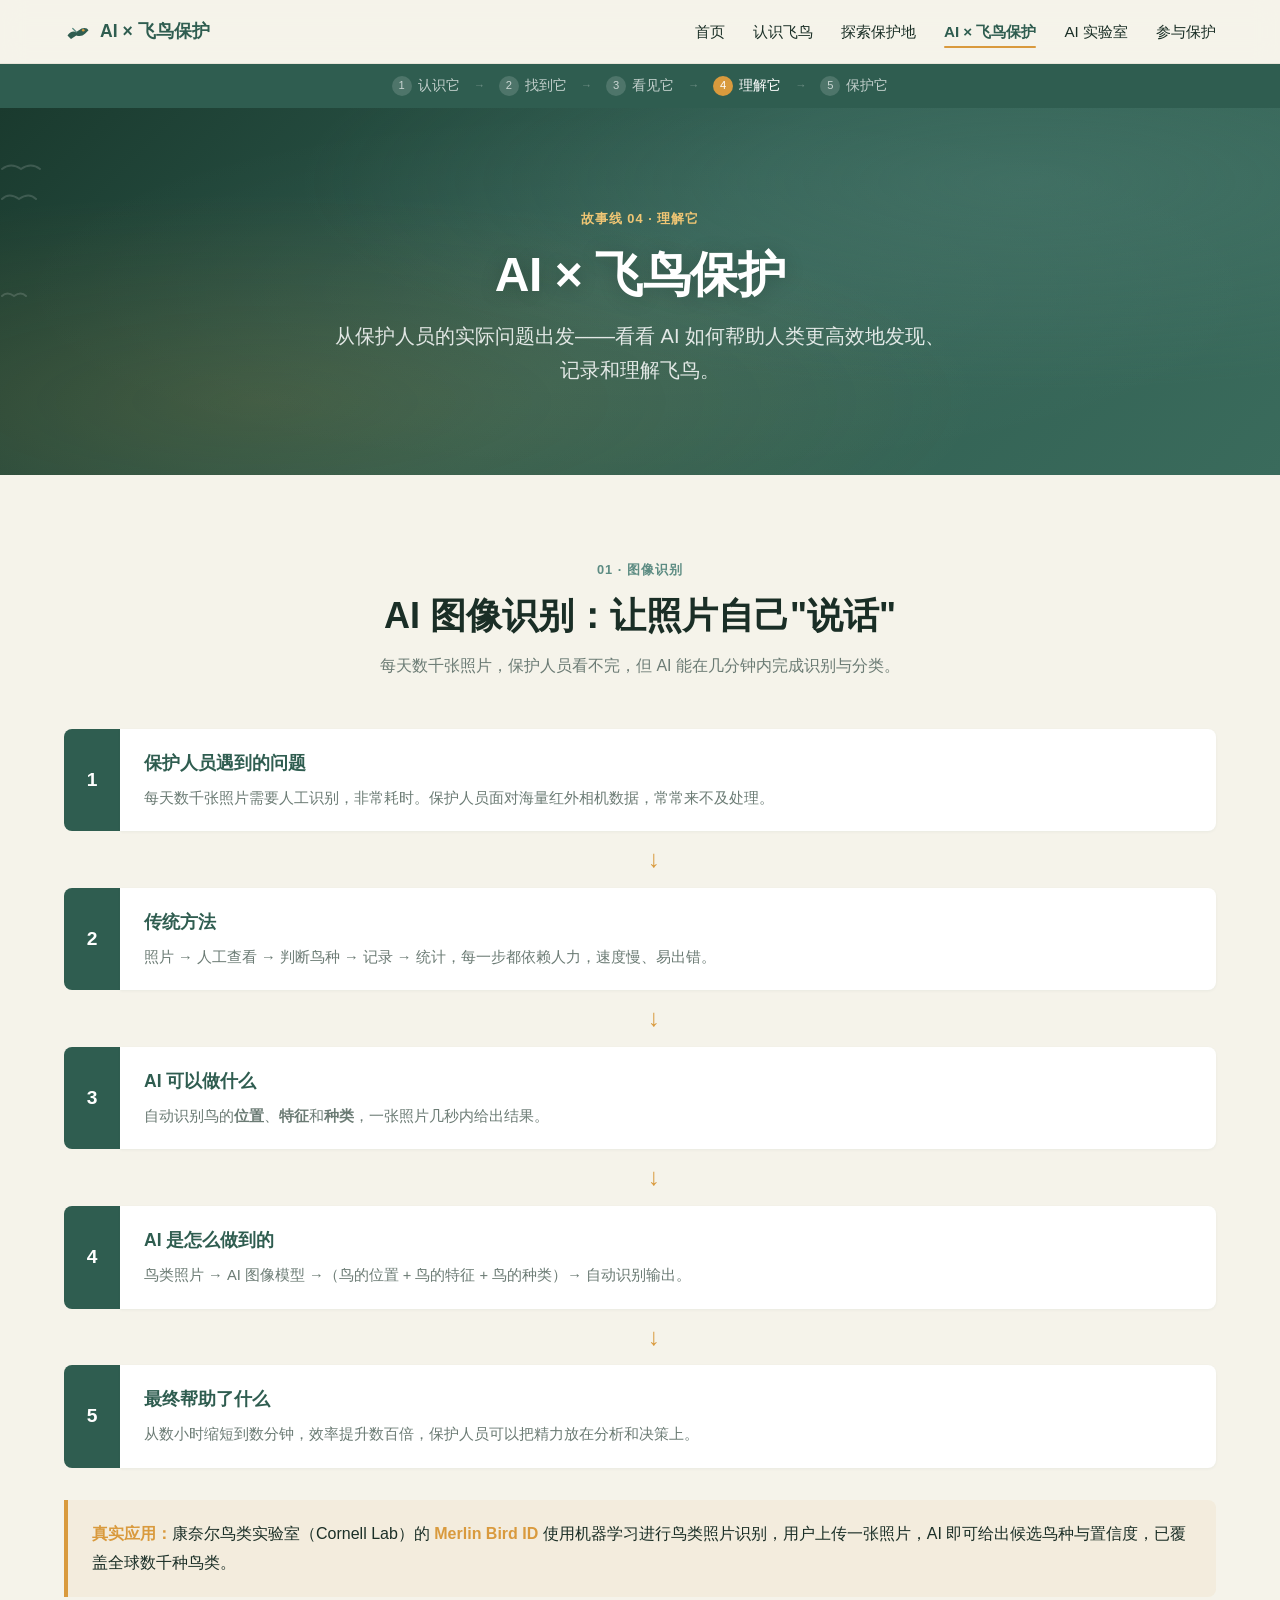
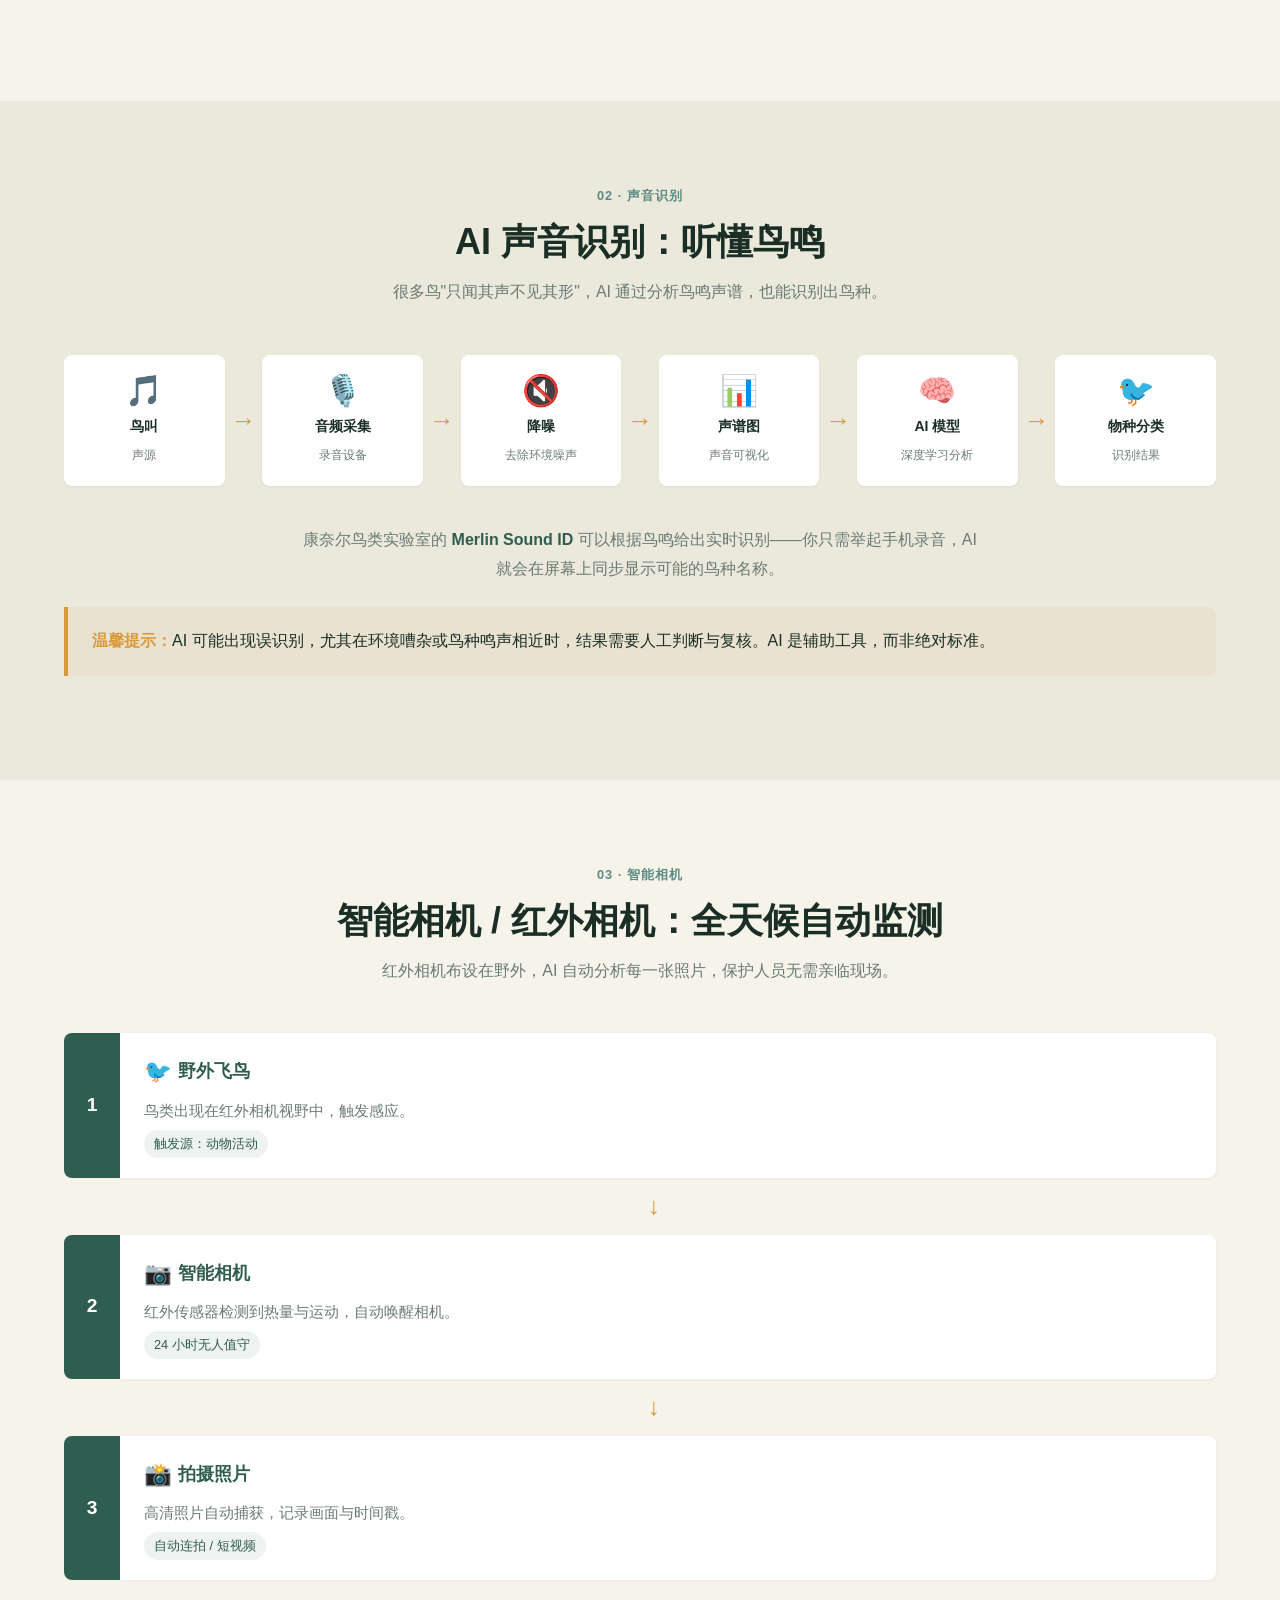
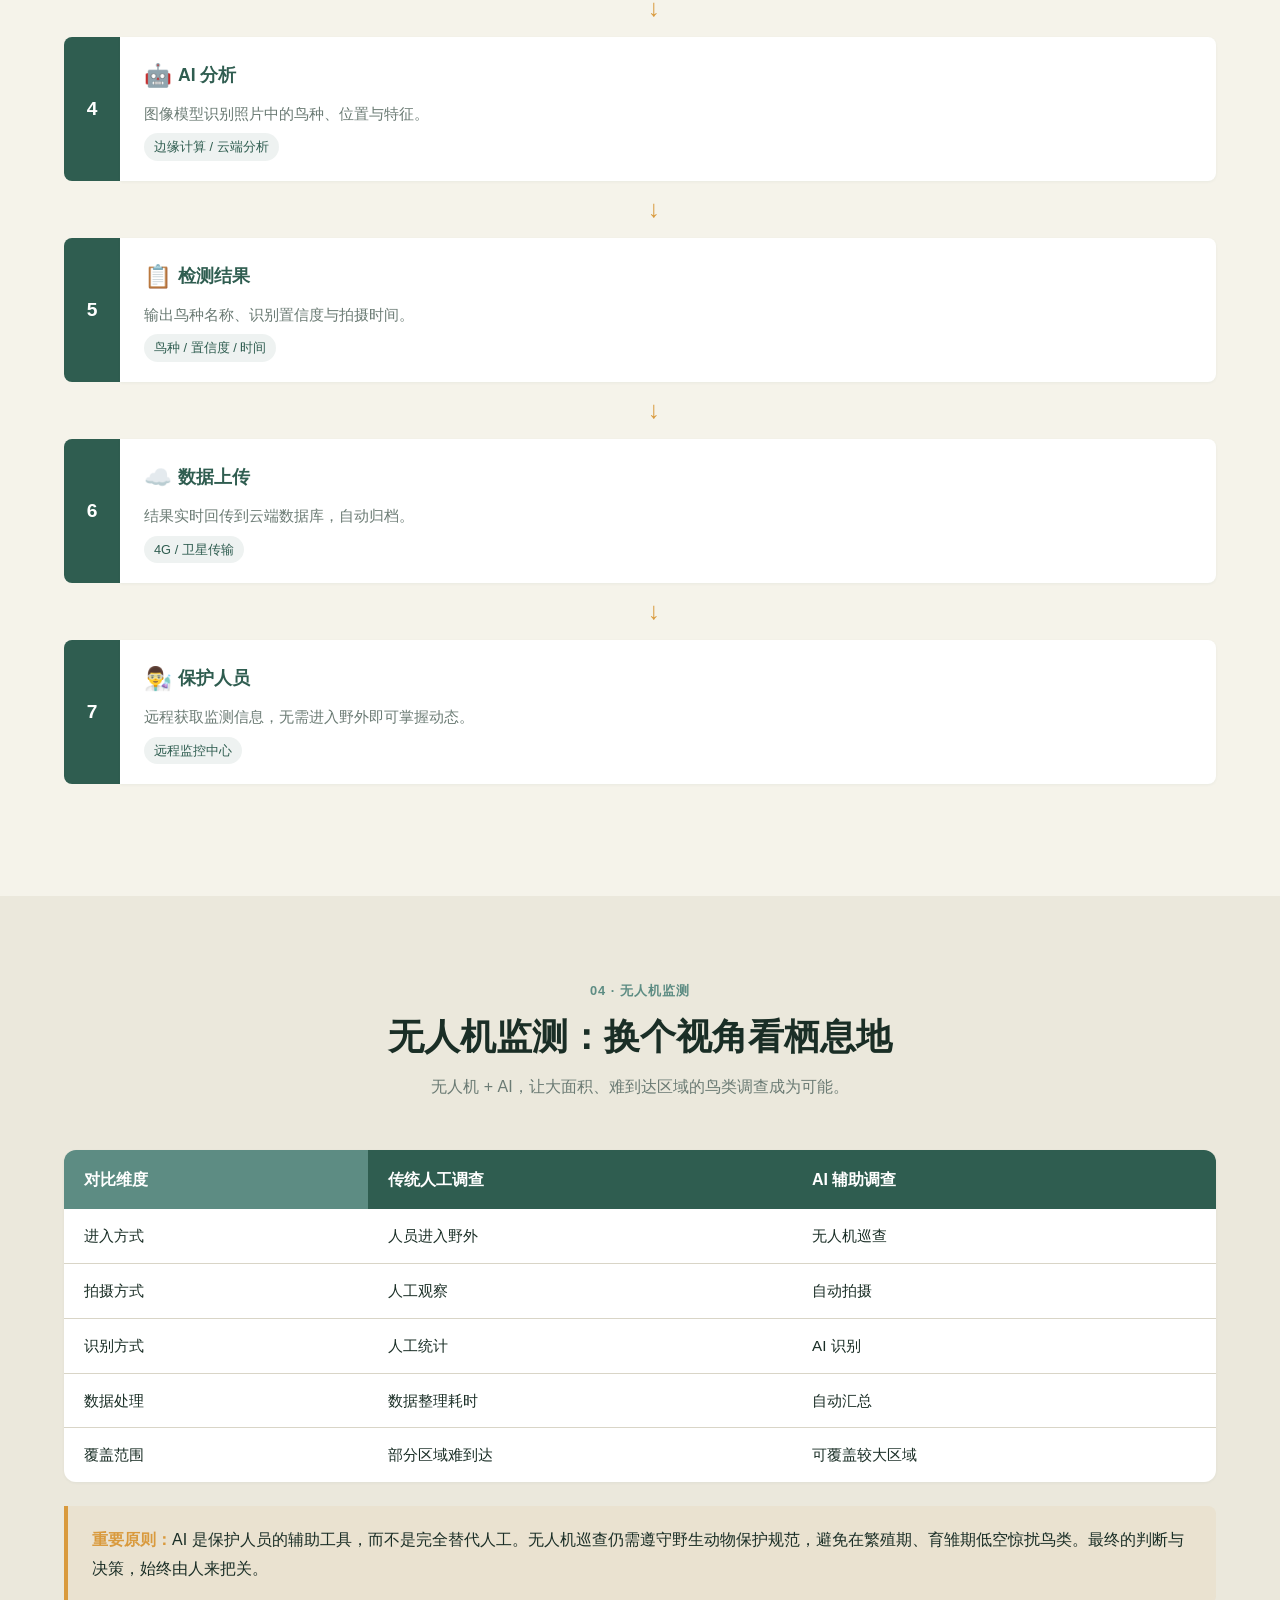
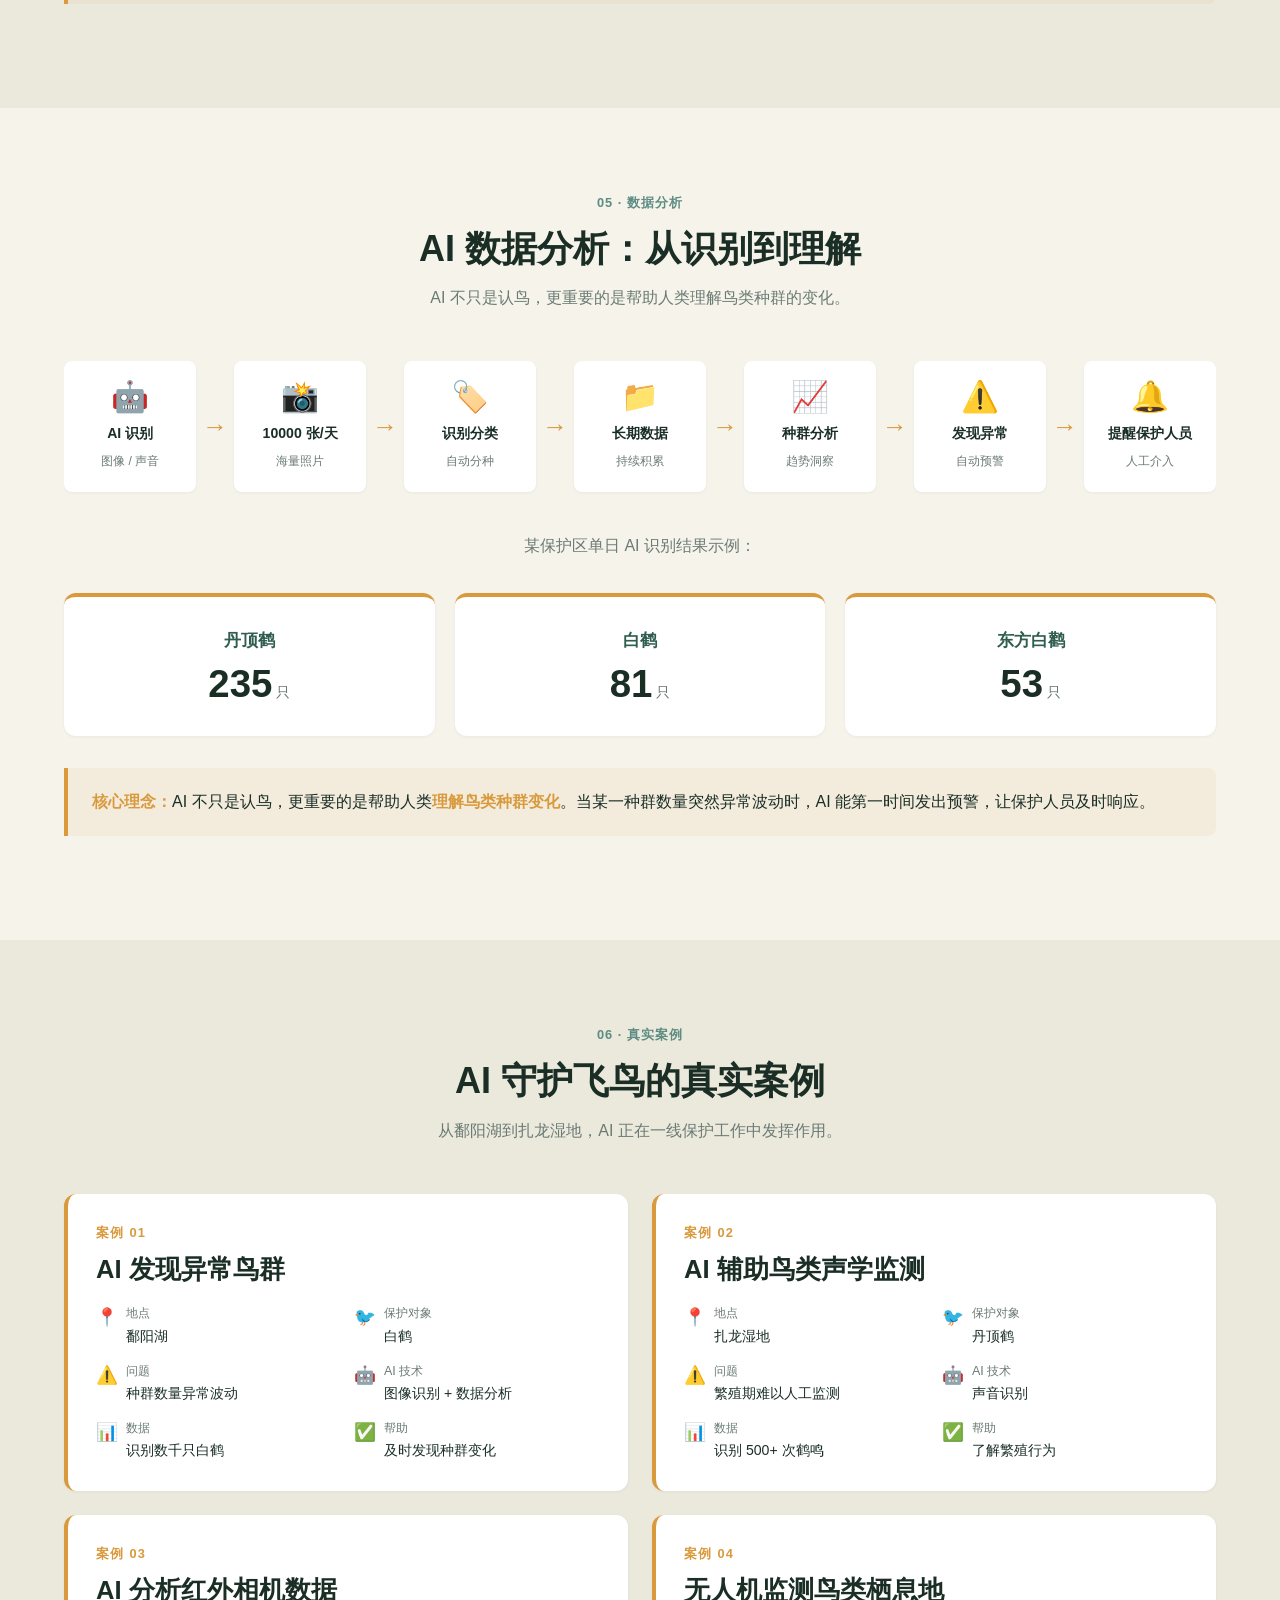
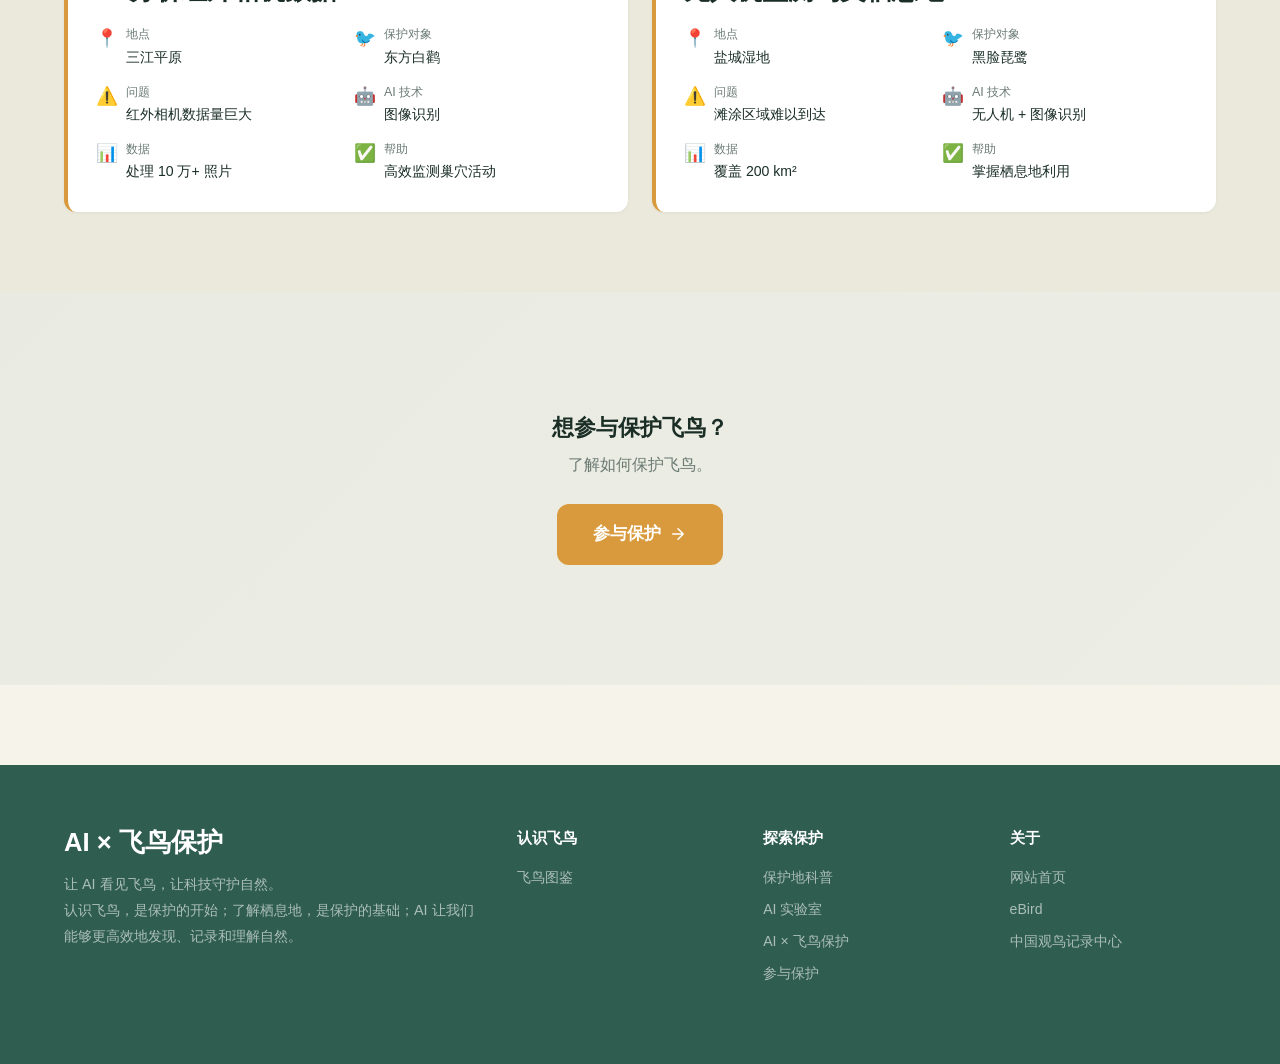
<file: ai-protection.html>
<!DOCTYPE html>
<html lang="zh-CN">
<head>
  <meta charset="UTF-8">
  <meta name="viewport" content="width=device-width, initial-scale=1.0">
  <title>AI × 飞鸟保护 | AI 赋能飞鸟保护科普网站</title>
  <meta name="description" content="AI 如何帮助保护飞鸟：图像识别、声音识别、智能相机、无人机监测、数据分析五大场景，配合鄱阳湖、扎龙等真实案例。">
  <meta name="theme-color" content="#2F5D50">
  <link rel="icon" href="favicon.svg" type="image/svg+xml">
  <link rel="stylesheet" href="_shared/css/style.css">
  <meta property="og:type" content="website">
  <meta property="og:title" content="AI × 飞鸟保护">
  <meta property="og:description" content="AI 如何帮助保护飞鸟：图像识别、声音识别、智能相机、无人机监测、数据分析。">
  <meta property="og:image" content="favicon.svg">
  <style>
    /* 覆盖 initCommon 设置的 body padding，改用内容区 margin-top */
    body { padding-top: 0 !important; }

    /* ---- 数据统计卡 ---- */
    .stat-row {
      display: grid;
      grid-template-columns: repeat(3, 1fr);
      gap: 20px;
      margin: 32px 0;
    }
    .stat-card {
      background: var(--bg2);
      border-radius: var(--radius);
      padding: 30px 20px;
      text-align: center;
      box-shadow: var(--shadow-sm);
      border-top: 4px solid var(--accent);
      transition: var(--transition);
    }
    .stat-card:hover {
      transform: translateY(-4px);
      box-shadow: var(--shadow-md);
    }
    .stat-card .stat-bird {
      font-size: 1.05rem;
      font-weight: 600;
      color: var(--primary);
      margin-bottom: 10px;
    }
    .stat-card .stat-num {
      font-size: 2.4rem;
      font-weight: 700;
      color: var(--ink);
      line-height: 1;
    }
    .stat-card .stat-unit {
      font-size: 0.9rem;
      color: var(--muted);
      margin-left: 4px;
    }

    /* ---- 智能相机 emoji 步骤增强 ---- */
    .ai-step-body .step-emoji {
      font-size: 1.4rem;
      margin-right: 6px;
      vertical-align: middle;
    }
    .ai-step-body .step-detail {
      display: inline-block;
      margin-top: 6px;
      padding: 3px 10px;
      background: rgba(47, 93, 80, 0.08);
      border-radius: 20px;
      font-size: 0.8rem;
      color: var(--primary);
      font-weight: 500;
    }

    /* ---- 引导区 ---- */
    .cta-section {
      background: linear-gradient(135deg, rgba(47, 93, 80, 0.06) 0%, rgba(93, 140, 131, 0.06) 100%);
    }

    @media (max-width: 700px) {
      .stat-row { grid-template-columns: 1fr; }
    }
  </style>
</head>
<body>
  <div id="nav-placeholder"></div>
  <div id="story-nav-placeholder"></div>

  <!-- ============ Hero ============ -->
  <section class="page-hero">
    <div class="hero-bg"></div>
    <div class="hero-birds">
      <div class="hero-bird" style="top:22%;animation-duration:28s;animation-delay:0s;">
        <svg width="38" height="18" viewBox="0 0 38 18" fill="none"><path d="M2 9 Q9 2 19 9 Q29 2 36 9" stroke="#fff" stroke-width="2" stroke-linecap="round"/></svg>
      </div>
      <div class="hero-bird" style="top:48%;animation-duration:36s;animation-delay:6s;">
        <svg width="28" height="14" viewBox="0 0 28 14" fill="none"><path d="M2 7 Q7 2 14 7 Q21 2 26 7" stroke="#fff" stroke-width="2" stroke-linecap="round"/></svg>
      </div>
      <div class="hero-bird" style="top:14%;animation-duration:33s;animation-delay:12s;">
        <svg width="42" height="20" viewBox="0 0 42 20" fill="none"><path d="M2 10 Q11 3 21 10 Q31 3 40 10" stroke="#fff" stroke-width="2" stroke-linecap="round"/></svg>
      </div>
    </div>
    <div class="container">
      <div class="page-hero-content">
        <span class="section-tag">故事线 04 · 理解它</span>
        <h1>AI × 飞鸟保护</h1>
        <p class="hero-subtitle">从保护人员的实际问题出发——看看 AI 如何帮助人类更高效地发现、记录和理解飞鸟。</p>
      </div>
    </div>
  </section>

  <!-- ============ 01 AI 图像识别 ============ -->
  <section class="section" data-animate>
    <div class="container">
      <div class="section-header">
        <span class="section-tag">01 · 图像识别</span>
        <h2>AI 图像识别：让照片自己"说话"</h2>
        <p>每天数千张照片，保护人员看不完，但 AI 能在几分钟内完成识别与分类。</p>
      </div>

      <div class="ai-step-flow">
        <div class="ai-step">
          <div class="ai-step-num">1</div>
          <div class="ai-step-body">
            <h4>保护人员遇到的问题</h4>
            <p>每天数千张照片需要人工识别，非常耗时。保护人员面对海量红外相机数据，常常来不及处理。</p>
          </div>
        </div>
        <div class="ai-step-arrow">↓</div>
        <div class="ai-step">
          <div class="ai-step-num">2</div>
          <div class="ai-step-body">
            <h4>传统方法</h4>
            <p>照片 → 人工查看 → 判断鸟种 → 记录 → 统计，每一步都依赖人力，速度慢、易出错。</p>
          </div>
        </div>
        <div class="ai-step-arrow">↓</div>
        <div class="ai-step">
          <div class="ai-step-num">3</div>
          <div class="ai-step-body">
            <h4>AI 可以做什么</h4>
            <p>自动识别鸟的<strong>位置</strong>、<strong>特征</strong>和<strong>种类</strong>，一张照片几秒内给出结果。</p>
          </div>
        </div>
        <div class="ai-step-arrow">↓</div>
        <div class="ai-step">
          <div class="ai-step-num">4</div>
          <div class="ai-step-body">
            <h4>AI 是怎么做到的</h4>
            <p>鸟类照片 → AI 图像模型 →（鸟的位置 + 鸟的特征 + 鸟的种类）→ 自动识别输出。</p>
          </div>
        </div>
        <div class="ai-step-arrow">↓</div>
        <div class="ai-step">
          <div class="ai-step-num">5</div>
          <div class="ai-step-body">
            <h4>最终帮助了什么</h4>
            <p>从数小时缩短到数分钟，效率提升数百倍，保护人员可以把精力放在分析和决策上。</p>
          </div>
        </div>
      </div>

      <div class="callout">
        <p><strong>真实应用：</strong>康奈尔鸟类实验室（Cornell Lab）的 <strong>Merlin Bird ID</strong> 使用机器学习进行鸟类照片识别，用户上传一张照片，AI 即可给出候选鸟种与置信度，已覆盖全球数千种鸟类。</p>
      </div>
    </div>
  </section>

  <!-- ============ 02 AI 声音识别 ============ -->
  <section class="section" style="background:var(--bg3);" data-animate>
    <div class="container">
      <div class="section-header">
        <span class="section-tag">02 · 声音识别</span>
        <h2>AI 声音识别：听懂鸟鸣</h2>
        <p>很多鸟"只闻其声不见其形"，AI 通过分析鸟鸣声谱，也能识别出鸟种。</p>
      </div>

      <div class="pipeline">
        <div class="pipeline-step">
          <span class="pipe-emoji">🎵</span>
          鸟叫
          <span class="pipe-sub">声源</span>
        </div>
        <div class="pipeline-arrow">→</div>
        <div class="pipeline-step">
          <span class="pipe-emoji">🎙️</span>
          音频采集
          <span class="pipe-sub">录音设备</span>
        </div>
        <div class="pipeline-arrow">→</div>
        <div class="pipeline-step">
          <span class="pipe-emoji">🔇</span>
          降噪
          <span class="pipe-sub">去除环境噪声</span>
        </div>
        <div class="pipeline-arrow">→</div>
        <div class="pipeline-step">
          <span class="pipe-emoji">📊</span>
          声谱图
          <span class="pipe-sub">声音可视化</span>
        </div>
        <div class="pipeline-arrow">→</div>
        <div class="pipeline-step">
          <span class="pipe-emoji">🧠</span>
          AI 模型
          <span class="pipe-sub">深度学习分析</span>
        </div>
        <div class="pipeline-arrow">→</div>
        <div class="pipeline-step">
          <span class="pipe-emoji">🐦</span>
          物种分类
          <span class="pipe-sub">识别结果</span>
        </div>
      </div>

      <p style="text-align:center;max-width:680px;margin:0 auto 8px;color:var(--muted);">
        康奈尔鸟类实验室的 <strong style="color:var(--primary);">Merlin Sound ID</strong> 可以根据鸟鸣给出实时识别——你只需举起手机录音，AI 就会在屏幕上同步显示可能的鸟种名称。
      </p>

      <div class="callout">
        <p><strong>温馨提示：</strong>AI 可能出现误识别，尤其在环境嘈杂或鸟种鸣声相近时，结果需要人工判断与复核。AI 是辅助工具，而非绝对标准。</p>
      </div>
    </div>
  </section>

  <!-- ============ 03 智能相机 / 红外相机 ============ -->
  <section class="section" data-animate>
    <div class="container">
      <div class="section-header">
        <span class="section-tag">03 · 智能相机</span>
        <h2>智能相机 / 红外相机：全天候自动监测</h2>
        <p>红外相机布设在野外，AI 自动分析每一张照片，保护人员无需亲临现场。</p>
      </div>

      <div class="ai-step-flow">
        <div class="ai-step">
          <div class="ai-step-num">1</div>
          <div class="ai-step-body">
            <h4><span class="step-emoji">🐦</span>野外飞鸟</h4>
            <p>鸟类出现在红外相机视野中，触发感应。</p>
            <span class="step-detail">触发源：动物活动</span>
          </div>
        </div>
        <div class="ai-step-arrow">↓</div>
        <div class="ai-step">
          <div class="ai-step-num">2</div>
          <div class="ai-step-body">
            <h4><span class="step-emoji">📷</span>智能相机</h4>
            <p>红外传感器检测到热量与运动，自动唤醒相机。</p>
            <span class="step-detail">24 小时无人值守</span>
          </div>
        </div>
        <div class="ai-step-arrow">↓</div>
        <div class="ai-step">
          <div class="ai-step-num">3</div>
          <div class="ai-step-body">
            <h4><span class="step-emoji">📸</span>拍摄照片</h4>
            <p>高清照片自动捕获，记录画面与时间戳。</p>
            <span class="step-detail">自动连拍 / 短视频</span>
          </div>
        </div>
        <div class="ai-step-arrow">↓</div>
        <div class="ai-step">
          <div class="ai-step-num">4</div>
          <div class="ai-step-body">
            <h4><span class="step-emoji">🤖</span>AI 分析</h4>
            <p>图像模型识别照片中的鸟种、位置与特征。</p>
            <span class="step-detail">边缘计算 / 云端分析</span>
          </div>
        </div>
        <div class="ai-step-arrow">↓</div>
        <div class="ai-step">
          <div class="ai-step-num">5</div>
          <div class="ai-step-body">
            <h4><span class="step-emoji">📋</span>检测结果</h4>
            <p>输出鸟种名称、识别置信度与拍摄时间。</p>
            <span class="step-detail">鸟种 / 置信度 / 时间</span>
          </div>
        </div>
        <div class="ai-step-arrow">↓</div>
        <div class="ai-step">
          <div class="ai-step-num">6</div>
          <div class="ai-step-body">
            <h4><span class="step-emoji">☁️</span>数据上传</h4>
            <p>结果实时回传到云端数据库，自动归档。</p>
            <span class="step-detail">4G / 卫星传输</span>
          </div>
        </div>
        <div class="ai-step-arrow">↓</div>
        <div class="ai-step">
          <div class="ai-step-num">7</div>
          <div class="ai-step-body">
            <h4><span class="step-emoji">👨‍🔬</span>保护人员</h4>
            <p>远程获取监测信息，无需进入野外即可掌握动态。</p>
            <span class="step-detail">远程监控中心</span>
          </div>
        </div>
      </div>
    </div>
  </section>

  <!-- ============ 04 无人机监测 ============ -->
  <section class="section" style="background:var(--bg3);" data-animate>
    <div class="container">
      <div class="section-header">
        <span class="section-tag">04 · 无人机监测</span>
        <h2>无人机监测：换个视角看栖息地</h2>
        <p>无人机 + AI，让大面积、难到达区域的鸟类调查成为可能。</p>
      </div>

      <table class="compare-table">
        <thead>
          <tr>
            <th>对比维度</th>
            <th>传统人工调查</th>
            <th>AI 辅助调查</th>
          </tr>
        </thead>
        <tbody>
          <tr>
            <td>进入方式</td>
            <td>人员进入野外</td>
            <td>无人机巡查</td>
          </tr>
          <tr>
            <td>拍摄方式</td>
            <td>人工观察</td>
            <td>自动拍摄</td>
          </tr>
          <tr>
            <td>识别方式</td>
            <td>人工统计</td>
            <td>AI 识别</td>
          </tr>
          <tr>
            <td>数据处理</td>
            <td>数据整理耗时</td>
            <td>自动汇总</td>
          </tr>
          <tr>
            <td>覆盖范围</td>
            <td>部分区域难到达</td>
            <td>可覆盖较大区域</td>
          </tr>
        </tbody>
      </table>

      <div class="callout">
        <p><strong>重要原则：</strong>AI 是保护人员的辅助工具，而不是完全替代人工。无人机巡查仍需遵守野生动物保护规范，避免在繁殖期、育雏期低空惊扰鸟类。最终的判断与决策，始终由人来把关。</p>
      </div>
    </div>
  </section>

  <!-- ============ 05 AI 数据分析 ============ -->
  <section class="section" data-animate>
    <div class="container">
      <div class="section-header">
        <span class="section-tag">05 · 数据分析</span>
        <h2>AI 数据分析：从识别到理解</h2>
        <p>AI 不只是认鸟，更重要的是帮助人类理解鸟类种群的变化。</p>
      </div>

      <div class="pipeline">
        <div class="pipeline-step">
          <span class="pipe-emoji">🤖</span>
          AI 识别
          <span class="pipe-sub">图像 / 声音</span>
        </div>
        <div class="pipeline-arrow">→</div>
        <div class="pipeline-step">
          <span class="pipe-emoji">📸</span>
          10000 张/天
          <span class="pipe-sub">海量照片</span>
        </div>
        <div class="pipeline-arrow">→</div>
        <div class="pipeline-step">
          <span class="pipe-emoji">🏷️</span>
          识别分类
          <span class="pipe-sub">自动分种</span>
        </div>
        <div class="pipeline-arrow">→</div>
        <div class="pipeline-step">
          <span class="pipe-emoji">📁</span>
          长期数据
          <span class="pipe-sub">持续积累</span>
        </div>
        <div class="pipeline-arrow">→</div>
        <div class="pipeline-step">
          <span class="pipe-emoji">📈</span>
          种群分析
          <span class="pipe-sub">趋势洞察</span>
        </div>
        <div class="pipeline-arrow">→</div>
        <div class="pipeline-step">
          <span class="pipe-emoji">⚠️</span>
          发现异常
          <span class="pipe-sub">自动预警</span>
        </div>
        <div class="pipeline-arrow">→</div>
        <div class="pipeline-step">
          <span class="pipe-emoji">🔔</span>
          提醒保护人员
          <span class="pipe-sub">人工介入</span>
        </div>
      </div>

      <p style="text-align:center;color:var(--muted);margin-bottom:8px;">某保护区单日 AI 识别结果示例：</p>
      <div class="stat-row">
        <div class="stat-card">
          <div class="stat-bird">丹顶鹤</div>
          <div><span class="stat-num">235</span><span class="stat-unit">只</span></div>
        </div>
        <div class="stat-card">
          <div class="stat-bird">白鹤</div>
          <div><span class="stat-num">81</span><span class="stat-unit">只</span></div>
        </div>
        <div class="stat-card">
          <div class="stat-bird">东方白鹳</div>
          <div><span class="stat-num">53</span><span class="stat-unit">只</span></div>
        </div>
      </div>

      <div class="callout">
        <p><strong>核心理念：</strong>AI 不只是认鸟，更重要的是帮助人类<strong>理解鸟类种群变化</strong>。当某一种群数量突然异常波动时，AI 能第一时间发出预警，让保护人员及时响应。</p>
      </div>
    </div>
  </section>

  <!-- ============ 06 真实案例 ============ -->
  <section class="section" style="background:var(--bg3);" data-animate>
    <div class="container">
      <div class="section-header">
        <span class="section-tag">06 · 真实案例</span>
        <h2>AI 守护飞鸟的真实案例</h2>
        <p>从鄱阳湖到扎龙湿地，AI 正在一线保护工作中发挥作用。</p>
      </div>

      <div class="grid grid-2">
        <!-- 案例 01 -->
        <div class="case-card">
          <div class="case-card-body">
            <div class="case-num">案例 01</div>
            <h3>AI 发现异常鸟群</h3>
            <div class="case-meta">
              <div class="case-meta-item">
                <span class="case-meta-icon">📍</span>
                <span>
                  <span class="case-meta-label">地点</span>
                  <span class="case-meta-value">鄱阳湖</span>
                </span>
              </div>
              <div class="case-meta-item">
                <span class="case-meta-icon">🐦</span>
                <span>
                  <span class="case-meta-label">保护对象</span>
                  <span class="case-meta-value">白鹤</span>
                </span>
              </div>
              <div class="case-meta-item">
                <span class="case-meta-icon">⚠️</span>
                <span>
                  <span class="case-meta-label">问题</span>
                  <span class="case-meta-value">种群数量异常波动</span>
                </span>
              </div>
              <div class="case-meta-item">
                <span class="case-meta-icon">🤖</span>
                <span>
                  <span class="case-meta-label">AI 技术</span>
                  <span class="case-meta-value">图像识别 + 数据分析</span>
                </span>
              </div>
              <div class="case-meta-item">
                <span class="case-meta-icon">📊</span>
                <span>
                  <span class="case-meta-label">数据</span>
                  <span class="case-meta-value">识别数千只白鹤</span>
                </span>
              </div>
              <div class="case-meta-item">
                <span class="case-meta-icon">✅</span>
                <span>
                  <span class="case-meta-label">帮助</span>
                  <span class="case-meta-value">及时发现种群变化</span>
                </span>
              </div>
            </div>
          </div>
        </div>

        <!-- 案例 02 -->
        <div class="case-card">
          <div class="case-card-body">
            <div class="case-num">案例 02</div>
            <h3>AI 辅助鸟类声学监测</h3>
            <div class="case-meta">
              <div class="case-meta-item">
                <span class="case-meta-icon">📍</span>
                <span>
                  <span class="case-meta-label">地点</span>
                  <span class="case-meta-value">扎龙湿地</span>
                </span>
              </div>
              <div class="case-meta-item">
                <span class="case-meta-icon">🐦</span>
                <span>
                  <span class="case-meta-label">保护对象</span>
                  <span class="case-meta-value">丹顶鹤</span>
                </span>
              </div>
              <div class="case-meta-item">
                <span class="case-meta-icon">⚠️</span>
                <span>
                  <span class="case-meta-label">问题</span>
                  <span class="case-meta-value">繁殖期难以人工监测</span>
                </span>
              </div>
              <div class="case-meta-item">
                <span class="case-meta-icon">🤖</span>
                <span>
                  <span class="case-meta-label">AI 技术</span>
                  <span class="case-meta-value">声音识别</span>
                </span>
              </div>
              <div class="case-meta-item">
                <span class="case-meta-icon">📊</span>
                <span>
                  <span class="case-meta-label">数据</span>
                  <span class="case-meta-value">识别 500+ 次鹤鸣</span>
                </span>
              </div>
              <div class="case-meta-item">
                <span class="case-meta-icon">✅</span>
                <span>
                  <span class="case-meta-label">帮助</span>
                  <span class="case-meta-value">了解繁殖行为</span>
                </span>
              </div>
            </div>
          </div>
        </div>

        <!-- 案例 03 -->
        <div class="case-card">
          <div class="case-card-body">
            <div class="case-num">案例 03</div>
            <h3>AI 分析红外相机数据</h3>
            <div class="case-meta">
              <div class="case-meta-item">
                <span class="case-meta-icon">📍</span>
                <span>
                  <span class="case-meta-label">地点</span>
                  <span class="case-meta-value">三江平原</span>
                </span>
              </div>
              <div class="case-meta-item">
                <span class="case-meta-icon">🐦</span>
                <span>
                  <span class="case-meta-label">保护对象</span>
                  <span class="case-meta-value">东方白鹳</span>
                </span>
              </div>
              <div class="case-meta-item">
                <span class="case-meta-icon">⚠️</span>
                <span>
                  <span class="case-meta-label">问题</span>
                  <span class="case-meta-value">红外相机数据量巨大</span>
                </span>
              </div>
              <div class="case-meta-item">
                <span class="case-meta-icon">🤖</span>
                <span>
                  <span class="case-meta-label">AI 技术</span>
                  <span class="case-meta-value">图像识别</span>
                </span>
              </div>
              <div class="case-meta-item">
                <span class="case-meta-icon">📊</span>
                <span>
                  <span class="case-meta-label">数据</span>
                  <span class="case-meta-value">处理 10 万+ 照片</span>
                </span>
              </div>
              <div class="case-meta-item">
                <span class="case-meta-icon">✅</span>
                <span>
                  <span class="case-meta-label">帮助</span>
                  <span class="case-meta-value">高效监测巢穴活动</span>
                </span>
              </div>
            </div>
          </div>
        </div>

        <!-- 案例 04 -->
        <div class="case-card">
          <div class="case-card-body">
            <div class="case-num">案例 04</div>
            <h3>无人机监测鸟类栖息地</h3>
            <div class="case-meta">
              <div class="case-meta-item">
                <span class="case-meta-icon">📍</span>
                <span>
                  <span class="case-meta-label">地点</span>
                  <span class="case-meta-value">盐城湿地</span>
                </span>
              </div>
              <div class="case-meta-item">
                <span class="case-meta-icon">🐦</span>
                <span>
                  <span class="case-meta-label">保护对象</span>
                  <span class="case-meta-value">黑脸琵鹭</span>
                </span>
              </div>
              <div class="case-meta-item">
                <span class="case-meta-icon">⚠️</span>
                <span>
                  <span class="case-meta-label">问题</span>
                  <span class="case-meta-value">滩涂区域难以到达</span>
                </span>
              </div>
              <div class="case-meta-item">
                <span class="case-meta-icon">🤖</span>
                <span>
                  <span class="case-meta-label">AI 技术</span>
                  <span class="case-meta-value">无人机 + 图像识别</span>
                </span>
              </div>
              <div class="case-meta-item">
                <span class="case-meta-icon">📊</span>
                <span>
                  <span class="case-meta-label">数据</span>
                  <span class="case-meta-value">覆盖 200 km²</span>
                </span>
              </div>
              <div class="case-meta-item">
                <span class="case-meta-icon">✅</span>
                <span>
                  <span class="case-meta-label">帮助</span>
                  <span class="case-meta-value">掌握栖息地利用</span>
                </span>
              </div>
            </div>
          </div>
        </div>
      </div>
    </div>
  </section>

  <!-- ============ 底部引导 ============ -->
  <section class="section cta-section" data-animate>
    <div class="container">
      <div class="intro-bridge">
        <h3>想参与保护飞鸟？</h3>
        <p>了解如何保护飞鸟。</p>
        <a href="participate.html" class="btn btn-accent btn-lg" style="margin-top:24px;">
          参与保护
          <svg width="18" height="18" viewBox="0 0 24 24" fill="none"><path d="M5 12h14M12 5l7 7-7 7" stroke="currentColor" stroke-width="2" stroke-linecap="round" stroke-linejoin="round"/></svg>
        </a>
      </div>
    </div>
  </section>

  <div id="footer-placeholder"></div>

  <script src="_shared/js/birds-data.js"></script>
  <script src="_shared/js/nav.js"></script>
  <script>
    initCommon('ai-protection', 3);
  </script>
</body>
</html>
</file>
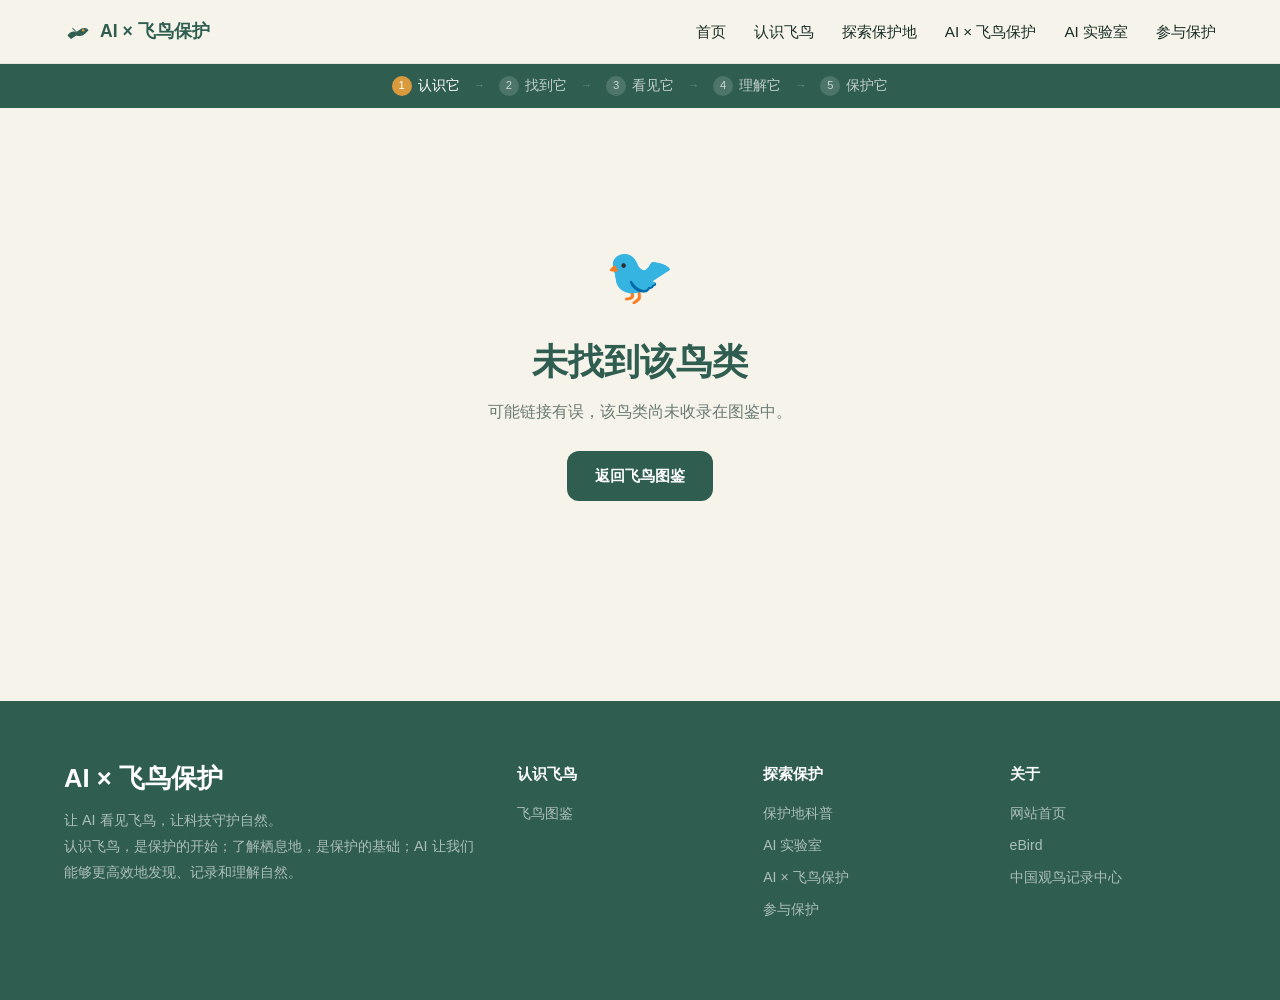
<file: bird-detail.html>
<!DOCTYPE html>
<html lang="zh-CN">
<head>
  <meta charset="UTF-8">
  <meta name="viewport" content="width=device-width, initial-scale=1.0">
  <title>飞鸟图鉴详情 - AI × 飞鸟保护</title>
  <meta name="description" content="查看每一种飞鸟的详细信息：分类、栖息地、食物、外貌特征、叫声、行为习性、面临威胁与保护措施。">
  <meta name="theme-color" content="#2F5D50">
  <link rel="icon" href="favicon.svg" type="image/svg+xml">
  <link rel="stylesheet" href="_shared/css/style.css">
  <meta property="og:type" content="website">
  <meta property="og:title" content="飞鸟图鉴详情 - AI × 飞鸟保护">
  <meta property="og:description" content="每一种飞鸟的详细信息：分类、栖息地、食物、外貌、习性、威胁与保护措施。">
  <meta property="og:image" content="favicon.svg">
  <style>
    body { padding-top: calc(var(--nav-height) + 44px) !important; }

    .detail-hero {
      margin-top: 0 !important;
      min-height: 0 !important;
      max-width: 560px;
      margin-left: auto;
      margin-right: auto;
      aspect-ratio: 1 / 1;
      background: var(--bg3);
      display: flex;
      align-items: flex-end;
      overflow: hidden;
      position: relative;
    }
    .detail-hero-bg { position: absolute; inset: 0; z-index: 0; }
    .detail-hero-bg picture { display: block; width: 100%; height: 100%; }
    .detail-hero-bg img { width: 100%; height: 100%; object-fit: contain; display: block; }

    .detail-hero-content .container { padding: 0 24px; }
    .detail-hero-content .hero-back {
      display: inline-flex;
      align-items: center;
      gap: 6px;
      color: rgba(255,255,255,0.8);
      font-size: 0.85rem;
      margin-bottom: 16px;
      transition: var(--transition);
    }
    .detail-hero-content .hero-back:hover { color: #fff; }
    .detail-hero-content .hero-badge {
      display: inline-block;
      padding: 4px 14px;
      border-radius: 20px;
      font-size: 0.78rem;
      font-weight: 600;
      margin-bottom: 12px;
      background: rgba(255,255,255,0.15);
      color: #fff;
      backdrop-filter: blur(8px);
      -webkit-backdrop-filter: blur(8px);
    }
    .detail-hero-content .hero-badge.level-1 { background: rgba(199,84,80,0.5); }
    .detail-hero-content .hero-badge.level-2 { background: rgba(217,154,61,0.5); }
    .detail-hero-content .hero-badge.level-3 { background: rgba(91,156,95,0.5); }

    .detail-intro {
      padding: 32px 0 8px;
    }
    .detail-intro p {
      font-size: 1.05rem;
      line-height: 1.9;
      color: var(--ink);
    }

    .detail-section { padding: 40px 0; }
    .detail-section-header h2 { font-size: 1.4rem; }

    .info-item .info-value.text { font-weight: 400; line-height: 1.7; font-size: 0.98rem; }

    .threat-item {
      border-left: 4px solid var(--danger);
      background: rgba(199,84,80,0.04);
    }
    .threat-item .info-label { color: var(--danger); }
    .threat-item .info-value { color: var(--ink); font-weight: 500; }

    .protection-item {
      border-left: 4px solid var(--success);
      background: rgba(91,156,95,0.04);
    }
    .protection-item .info-label { color: var(--success); }

    .ai-tech-item .ai-tech-icon { font-size: 1.4rem; }

    .detail-nav {
      display: flex;
      justify-content: space-between;
      gap: 16px;
      padding: 32px 0;
      margin-top: 16px;
    }
    .detail-nav-btn {
      flex: 1;
      display: flex;
      align-items: center;
      gap: 12px;
      padding: 18px 24px;
      background: var(--bg2);
      border-radius: var(--radius);
      box-shadow: var(--shadow-sm);
      transition: var(--transition);
      text-decoration: none;
      color: var(--ink);
    }
    .detail-nav-btn:hover {
      box-shadow: var(--shadow-md);
      transform: translateY(-2px);
    }
    .detail-nav-btn .nav-arrow {
      font-size: 1.3rem;
      color: var(--accent);
      flex-shrink: 0;
    }
    .detail-nav-btn .nav-text { text-align: left; }
    .detail-nav-btn.next { justify-content: flex-end; text-align: right; }
    .detail-nav-btn.next .nav-text { text-align: right; }
    .detail-nav-btn .nav-label {
      display: block;
      font-size: 0.78rem;
      color: var(--muted);
      margin-bottom: 2px;
    }
    .detail-nav-btn .nav-name {
      font-size: 1rem;
      font-weight: 600;
      color: var(--primary);
    }

    .bird-not-found {
      text-align: center;
      padding: 120px 24px;
    }
    .bird-not-found .icon { font-size: 3.5rem; margin-bottom: 16px; }
    .bird-not-found h2 { color: var(--primary); margin-bottom: 12px; }
    .bird-not-found p { color: var(--muted); margin-bottom: 24px; }

    .intro-bridge .btn { margin-top: 20px; }

    @media (max-width: 600px) {
      .detail-nav { flex-direction: column; }
      .detail-nav-btn.next { justify-content: flex-start; text-align: left; }
      .detail-nav-btn.next .nav-text { text-align: left; }
      .detail-nav-btn.next .nav-arrow { order: 2; }
    }
  </style>
</head>
<body>
  <div id="nav-placeholder"></div>
  <div id="story-nav-placeholder"></div>

  <div id="detail-root"></div>

  <div id="footer-placeholder"></div>
  <script src="_shared/js/birds-data.js"></script>
  <script src="_shared/js/nav.js"></script>
  <script>
    initCommon('bird-detail', 0);

    function escapeHtml(str) {
      var div = document.createElement('div');
      div.textContent = str;
      return div.innerHTML;
    }

    function infoItem(label, value, extraClass) {
      var cls = extraClass ? 'info-item ' + extraClass : 'info-item';
      return '' +
        '<div class="' + cls + '">' +
          '<div class="info-label">' + label + '</div>' +
          '<div class="info-value text">' + value + '</div>' +
        '</div>';
    }

    function renderNotFound() {
      var root = document.getElementById('detail-root');
      root.innerHTML = '' +
        '<div class="container">' +
          '<div class="bird-not-found">' +
            '<div class="icon">\u{1F426}</div>' +
            '<h2>未找到该鸟类</h2>' +
            '<p>可能链接有误，该鸟类尚未收录在图鉴中。</p>' +
            '<a href="birds.html" class="btn btn-primary">返回飞鸟图鉴</a>' +
          '</div>' +
        '</div>';
    }

    function renderBirdDetail(bird, index) {
      var prot = PROTECTION_LEVELS[bird.protectionLevel];
      var root = document.getElementById('detail-root');

      /* 上一只 / 下一只（循环） */
      var total = BIRDS_DATA.length;
      var prevBird = BIRDS_DATA[(index - 1 + total) % total];
      var nextBird = BIRDS_DATA[(index + 1) % total];

      /* 威胁列表 */
      var threatsHtml = bird.threats.map(function (t, i) {
        return infoItem('威胁 ' + (i + 1), escapeHtml(t), 'threat-item');
      }).join('');

      /* 保护措施 + 保护地 + 监测方式 */
      var protectionItems = bird.protection.map(function (p, i) {
        return infoItem('保护措施 ' + (i + 1), escapeHtml(p), 'protection-item');
      }).join('');
      protectionItems += infoItem('主要保护地', escapeHtml(bird.protectedAreas), 'protection-item');
      protectionItems += infoItem('监测方式', escapeHtml(bird.monitoring), 'protection-item');

      root.innerHTML = '' +

        /* ---- Hero ---- */
        '<div class="detail-hero">' +
          '<div class="detail-hero-bg">' + getBirdImage(bird) + '</div>' +
          '<div class="detail-hero-overlay"></div>' +
          '<div class="detail-hero-content">' +
            '<div class="container">' +
              '<a href="birds.html" class="hero-back">\u2190 返回飞鸟图鉴</a>' +
              '<span class="hero-badge level-' + bird.protectionLevel + '">' + prot.label + '</span>' +
              '<h1>' + escapeHtml(getBirdNameWithPinyin(bird)) + '</h1>' +
              '<div class="detail-names">' +
                '<span>' + escapeHtml(bird.englishName) + '</span>' +
                '<span>\u00B7</span>' +
                '<span style="font-style:italic;">' + escapeHtml(bird.scientificName) + '</span>' +
              '</div>' +
            '</div>' +
          '</div>' +
        '</div>' +

        '<div class="container">' +

          /* 简介 */
          '<div class="detail-intro">' +
            '<p>' + escapeHtml(bird.description) + '</p>' +
          '</div>' +

          /* ① 它们是谁？ */
          '<div class="detail-section">' +
            '<div class="detail-section-header">' +
              '<span class="detail-section-num">1</span>' +
              '<h2>它们是谁？</h2>' +
            '</div>' +
            '<div class="info-grid">' +
              infoItem('分类（目）', escapeHtml(bird.classification.order)) +
              infoItem('分类（科）', escapeHtml(bird.classification.family)) +
              infoItem('体型', escapeHtml(bird.bodySize)) +
              infoItem('体重', escapeHtml(bird.weight)) +
              infoItem('寿命', escapeHtml(bird.lifespan)) +
            '</div>' +
          '</div>' +

          /* ② 它们住在哪里？ */
          '<div class="detail-section">' +
            '<div class="detail-section-header">' +
              '<span class="detail-section-num">2</span>' +
              '<h2>它们住在哪里？</h2>' +
            '</div>' +
            '<div class="info-grid">' +
              infoItem('栖息环境', escapeHtml(bird.habitatEnv)) +
              infoItem('分布区域', escapeHtml(bird.distribution)) +
              infoItem('迁徙情况', escapeHtml(bird.migration)) +
            '</div>' +
          '</div>' +

          /* ③ 它们吃什么？ */
          '<div class="detail-section">' +
            '<div class="detail-section-header">' +
              '<span class="detail-section-num">3</span>' +
              '<h2>它们吃什么？</h2>' +
            '</div>' +
            '<div class="info-grid">' +
              infoItem('食物', escapeHtml(bird.diet)) +
              infoItem('觅食方式', escapeHtml(bird.feedingMethod)) +
            '</div>' +
          '</div>' +

          /* ④ 它们有什么特点？ */
          '<div class="detail-section">' +
            '<div class="detail-section-header">' +
              '<span class="detail-section-num">4</span>' +
              '<h2>它们有什么特点？</h2>' +
            '</div>' +
            '<div class="info-grid">' +
              infoItem('外貌特征', escapeHtml(bird.appearance)) +
              infoItem('叫声', escapeHtml(bird.call)) +
              infoItem('行为习性', escapeHtml(bird.behavior)) +
            '</div>' +
          '</div>' +

          /* ⑤ 它们面临什么威胁？ */
          '<div class="detail-section">' +
            '<div class="detail-section-header">' +
              '<span class="detail-section-num">5</span>' +
              '<h2>它们面临什么威胁？</h2>' +
            '</div>' +
            '<div class="info-grid">' + threatsHtml + '</div>' +
          '</div>' +

          /* ⑥ 人类如何保护它们？ */
          '<div class="detail-section">' +
            '<div class="detail-section-header">' +
              '<span class="detail-section-num">6</span>' +
              '<h2>人类如何保护它们？</h2>' +
            '</div>' +
            '<div class="info-grid">' + protectionItems + '</div>' +
          '</div>' +

          /* 上一只 / 下一只 */
          '<div class="detail-nav">' +
            '<a href="bird-detail.html?id=' + prevBird.id + '" class="detail-nav-btn prev">' +
              '<span class="nav-arrow">\u2190</span>' +
              '<span class="nav-text">' +
                '<span class="nav-label">上一只</span>' +
                '<span class="nav-name">' + escapeHtml(prevBird.name) + '</span>' +
              '</span>' +
            '</a>' +
            '<a href="bird-detail.html?id=' + nextBird.id + '" class="detail-nav-btn next">' +
              '<span class="nav-text">' +
                '<span class="nav-label">下一只</span>' +
                '<span class="nav-name">' + escapeHtml(nextBird.name) + '</span>' +
              '</span>' +
              '<span class="nav-arrow">\u2192</span>' +
            '</a>' +
          '</div>' +

        '</div>';

      /* 更新页面标题 */
      document.title = bird.name + ' - 飞鸟图鉴 - AI × 飞鸟保护';

      /* 滚动到顶部 */
      window.scrollTo(0, 0);
    }

    /* 从 URL 获取鸟类 ID 并渲染 */
    function init() {
      var id = getUrlParam('id');
      if (!id) {
        renderNotFound();
        return;
      }
      var index = BIRDS_DATA.findIndex(function (b) { return b.id === id; });
      if (index === -1) {
        renderNotFound();
        return;
      }
      /* 预加载 Hero 图（在渲染前提前发起请求） */
      var preload = document.createElement('link');
      preload.rel = 'preload';
      preload.as = 'image';
      preload.href = 'assets/images/' + id + '.webp';
      document.head.appendChild(preload);
      renderBirdDetail(BIRDS_DATA[index], index);
    }

    init();
  </script>
</body>
</html>
</file>
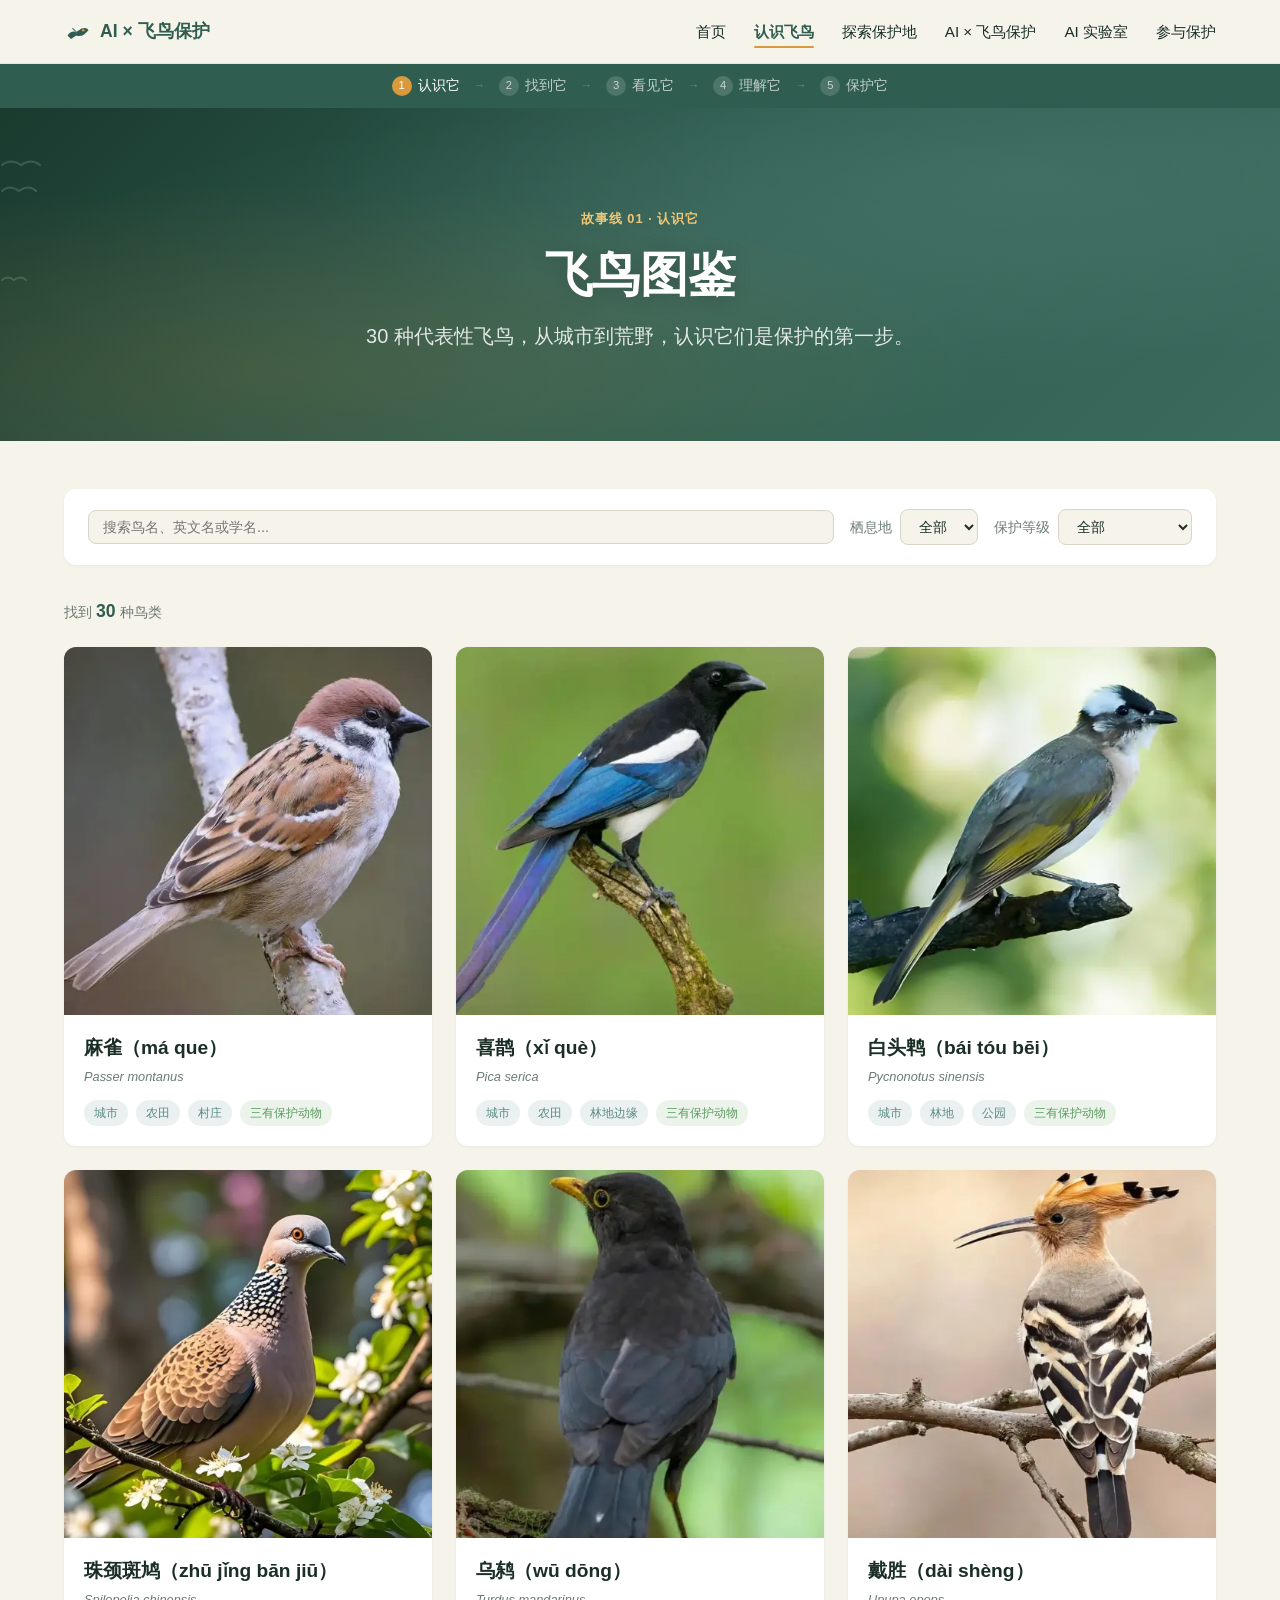
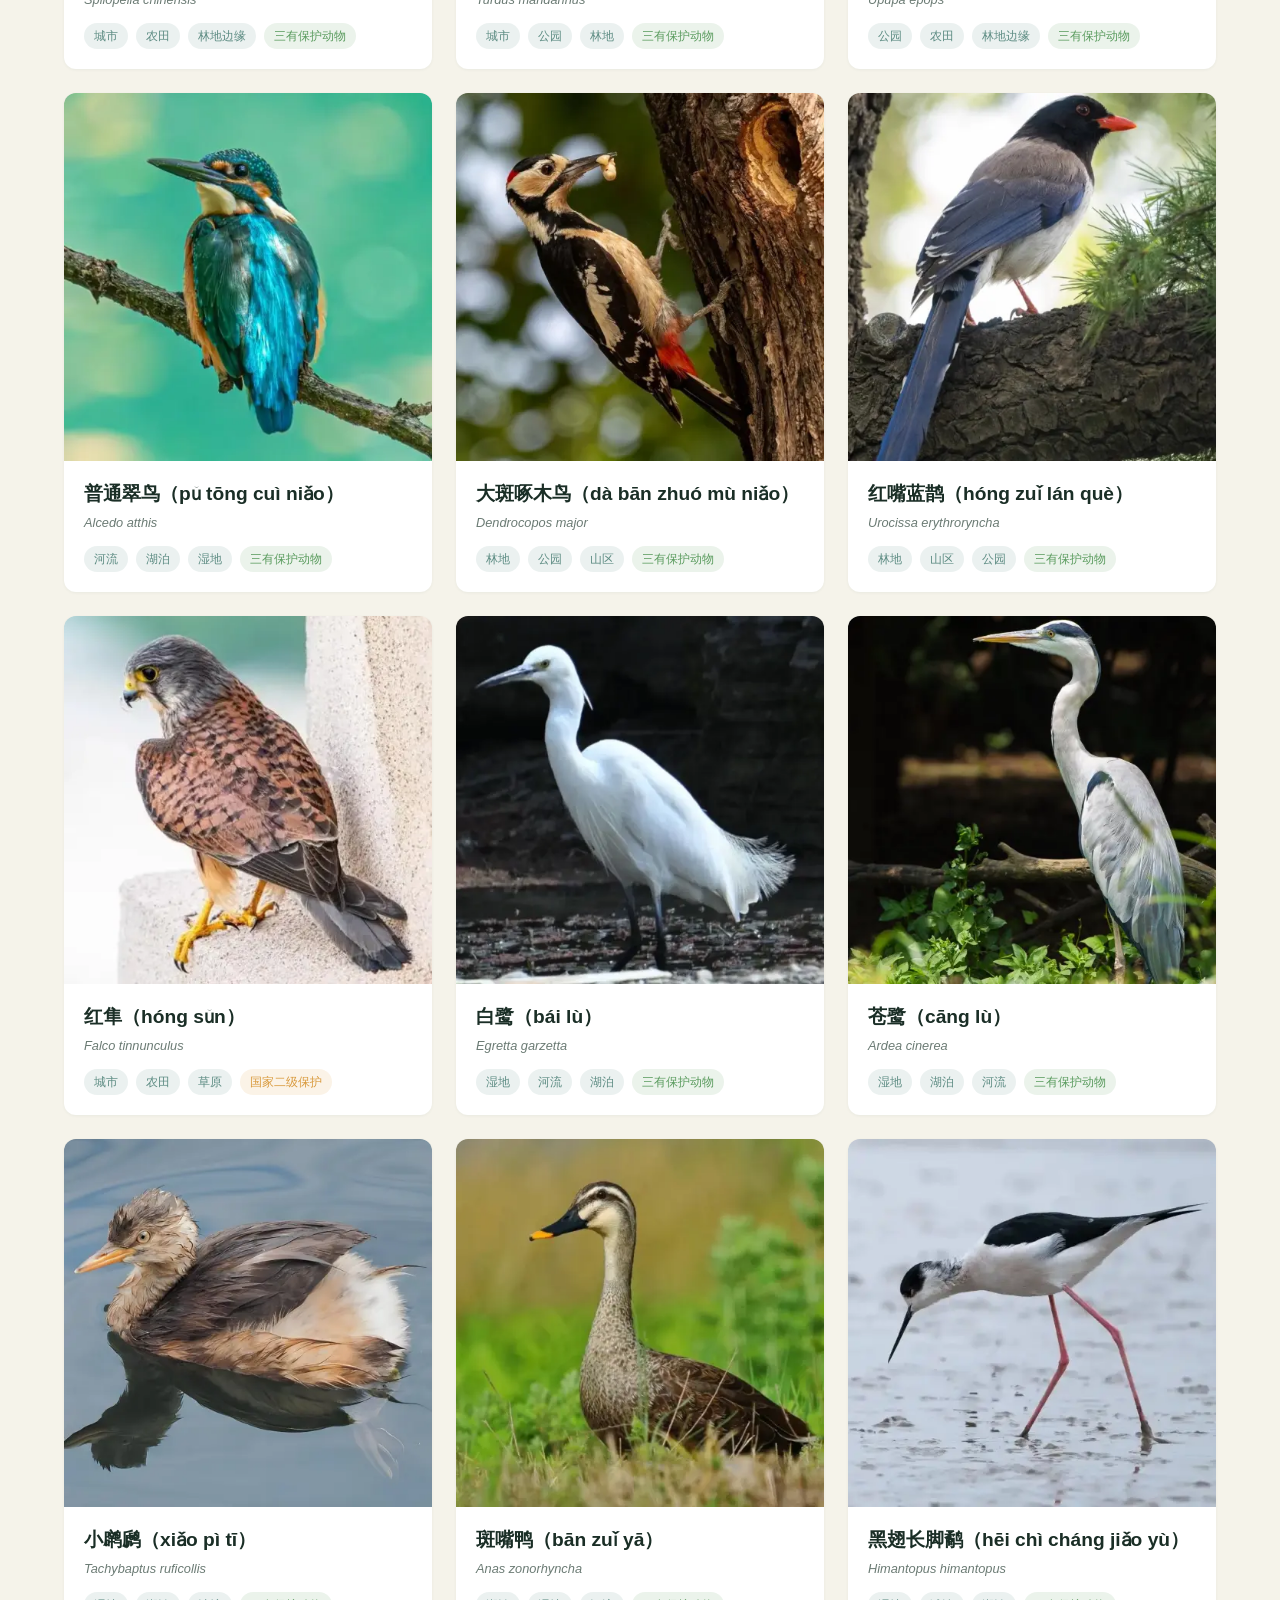
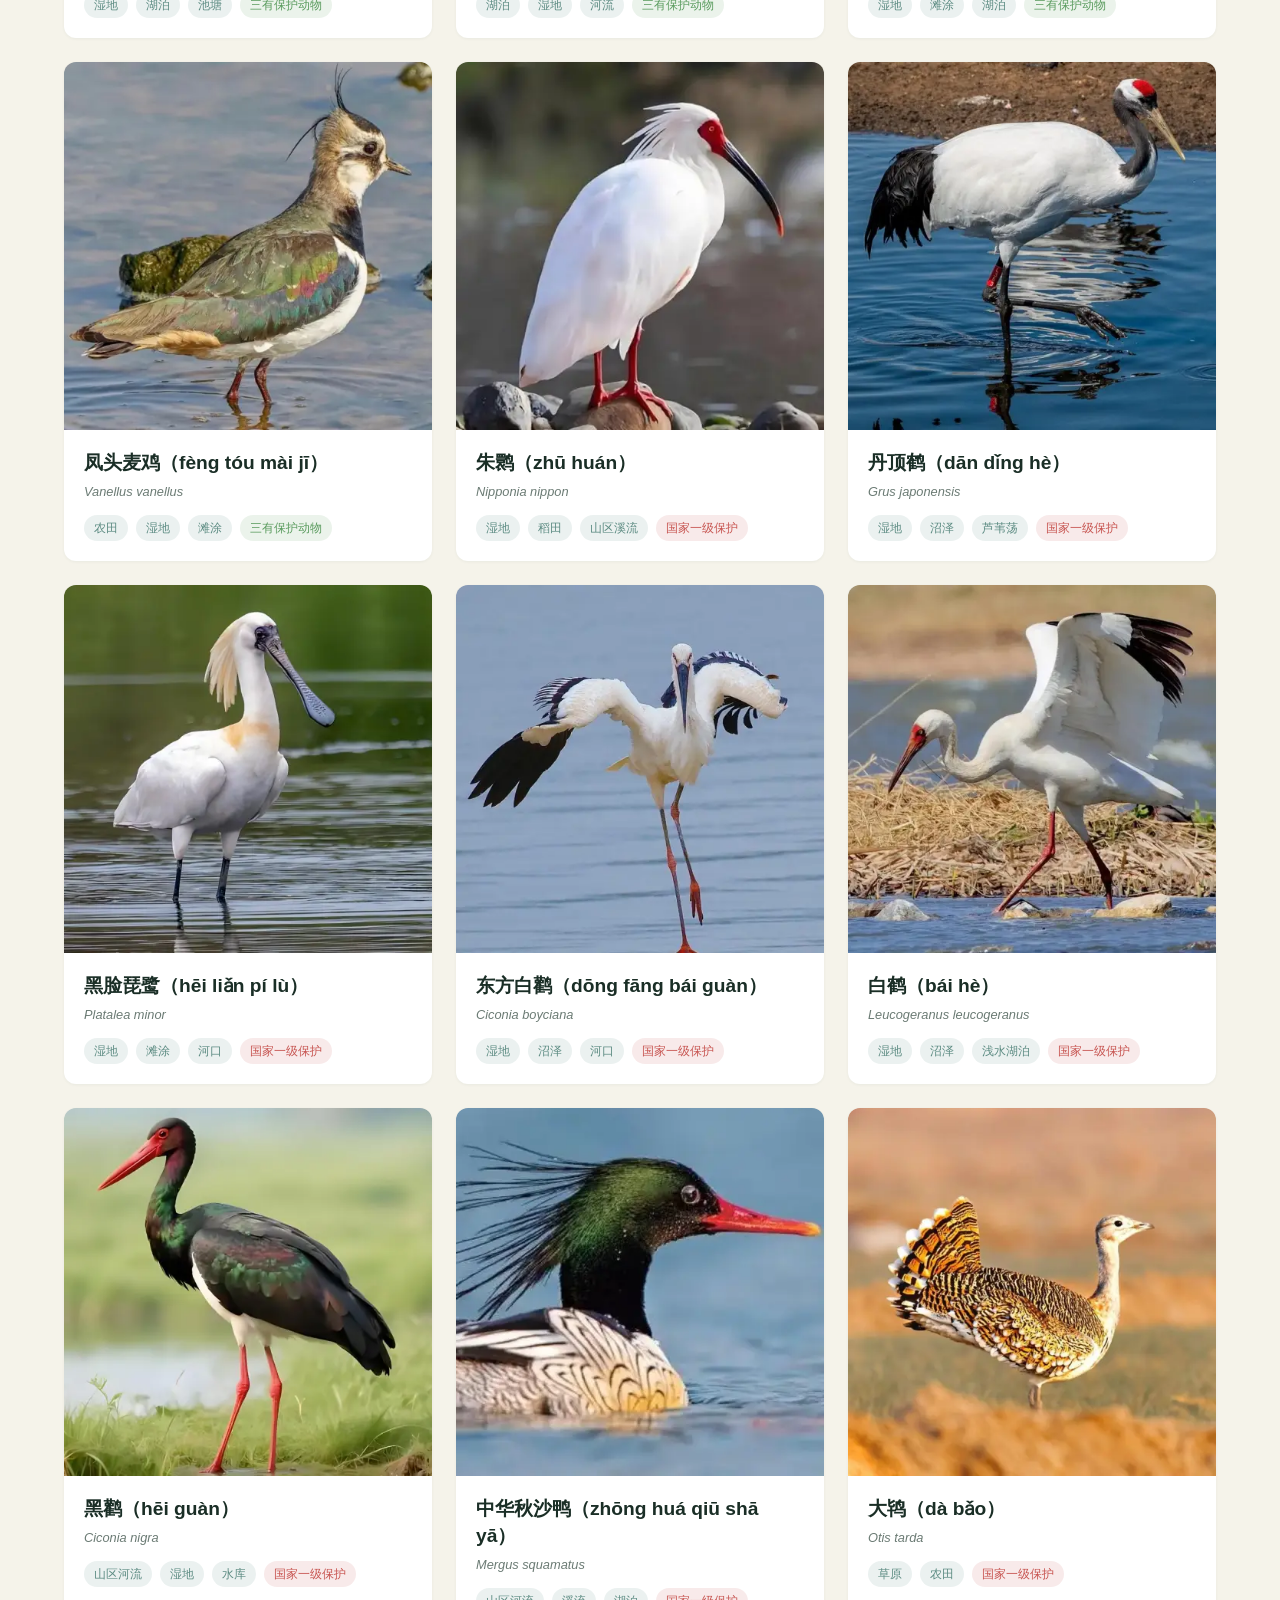
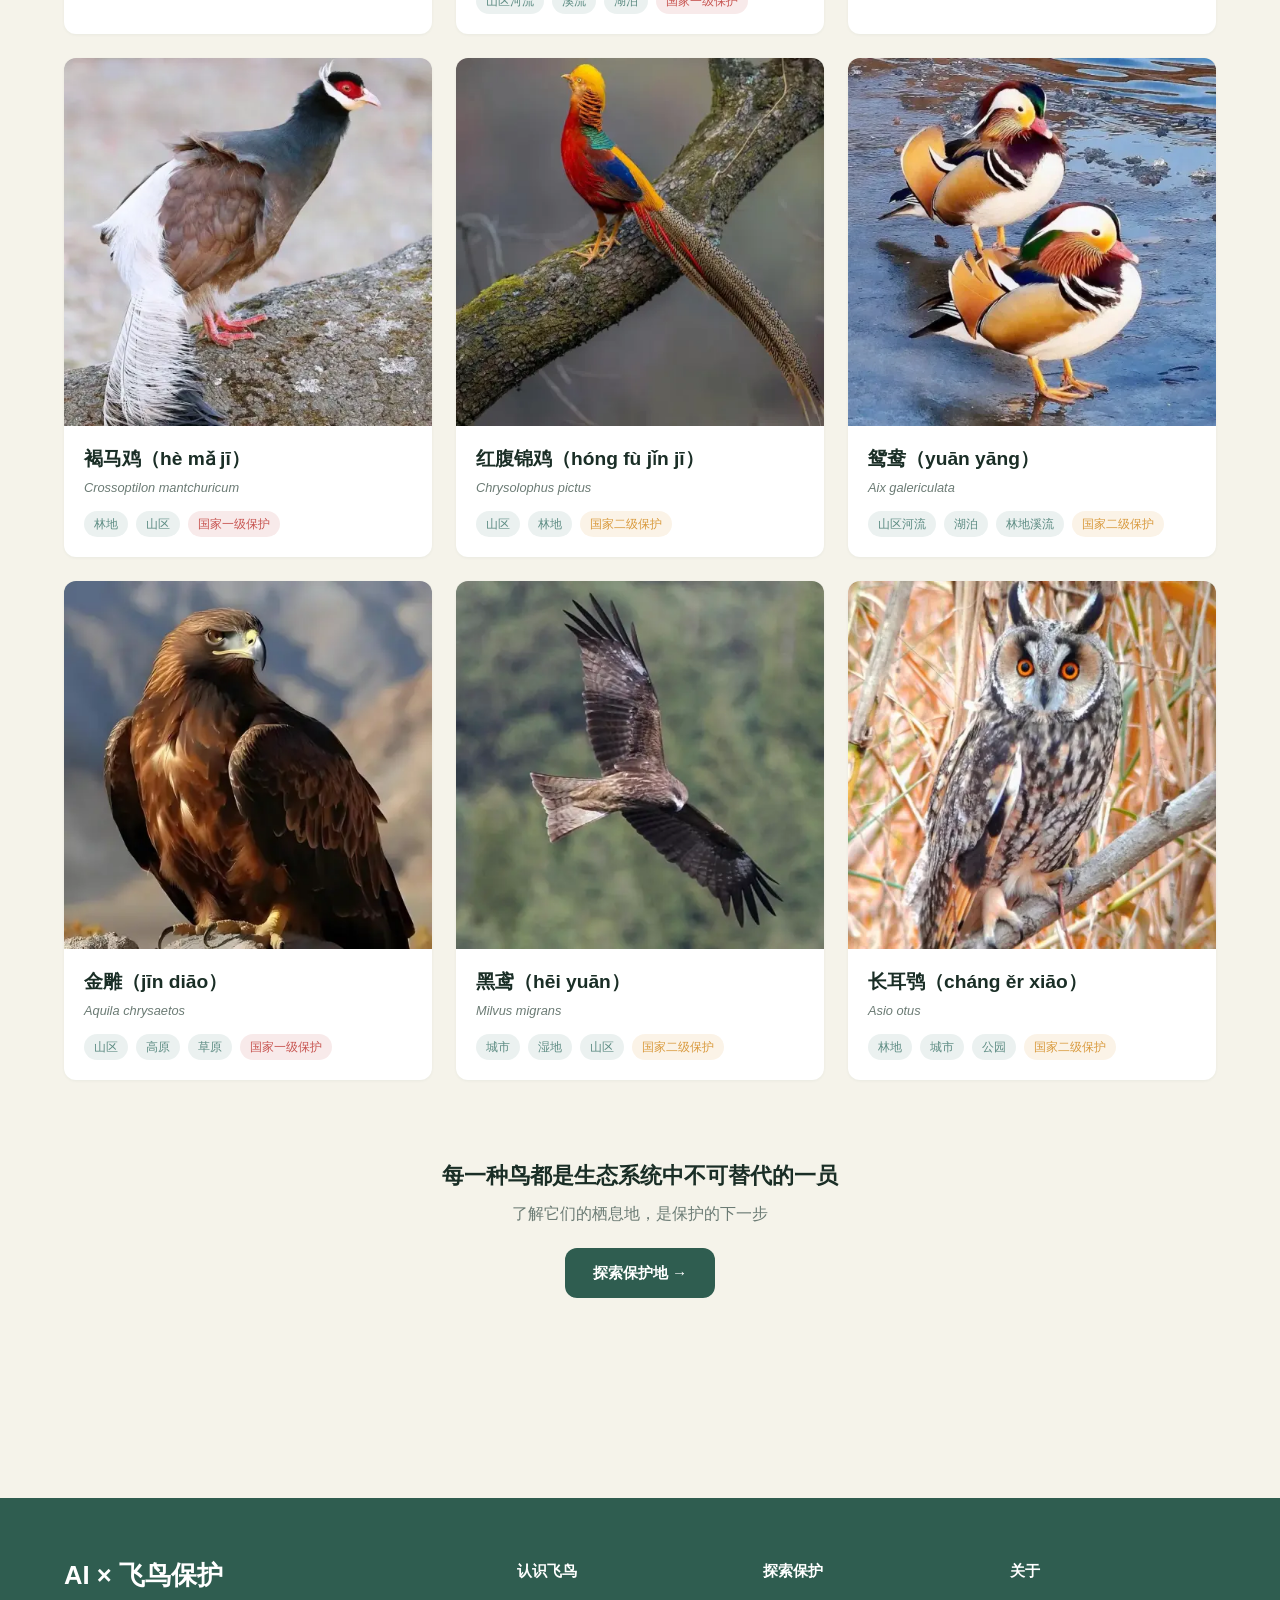
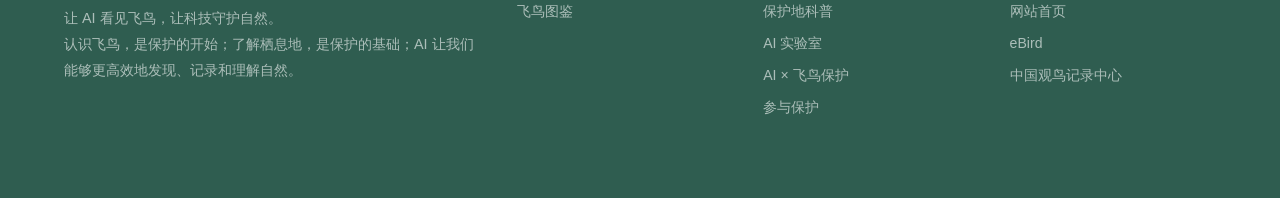
<file: birds.html>
<!DOCTYPE html>
<html lang="zh-CN">
<head>
  <meta charset="UTF-8">
  <meta name="viewport" content="width=device-width, initial-scale=1.0">
  <title>飞鸟图鉴 - AI × 飞鸟保护</title>
  <meta name="description" content="30 种代表性飞鸟图鉴，可按栖息地和保护等级筛选，每种鸟附学名、外貌、习性、威胁与保护措施。">
  <meta name="theme-color" content="#2F5D50">
  <link rel="icon" href="favicon.svg" type="image/svg+xml">
  <link rel="stylesheet" href="_shared/css/style.css">
  <meta property="og:type" content="website">
  <meta property="og:title" content="飞鸟图鉴 - AI × 飞鸟保护">
  <meta property="og:description" content="30 种代表性飞鸟图鉴，可按栖息地和保护等级筛选。">
  <meta property="og:image" content="favicon.svg">
  <style>
    body { padding-top: 0 !important; }

    .filter-bar .filter-group label {
      white-space: nowrap;
    }

    .result-meta {
      display: flex;
      align-items: center;
      justify-content: space-between;
      margin-bottom: 20px;
    }
    .result-count {
      font-size: 0.9rem;
      color: var(--muted);
    }
    .result-count strong {
      color: var(--primary);
      font-size: 1.1rem;
    }

    .no-results {
      text-align: center;
      padding: 80px 20px;
      color: var(--muted);
    }
    .no-results .no-results-icon {
      font-size: 3rem;
      margin-bottom: 16px;
    }
    .no-results p {
      font-size: 1.05rem;
      margin-bottom: 8px;
    }

    .birds-section { padding-bottom: 40px; }

    .intro-bridge .btn { margin-top: 20px; }
  </style>
</head>
<body>
  <div id="nav-placeholder"></div>
  <div id="story-nav-placeholder"></div>

  <!-- ============ Hero ============ -->
  <section class="page-hero">
    <div class="hero-bg"></div>
    <div class="hero-birds">
      <div class="hero-bird" style="top:22%;animation-duration:28s;animation-delay:0s;">
        <svg width="38" height="18" viewBox="0 0 38 18" fill="none"><path d="M2 9 Q9 2 19 9 Q29 2 36 9" stroke="#fff" stroke-width="2" stroke-linecap="round"/></svg>
      </div>
      <div class="hero-bird" style="top:48%;animation-duration:36s;animation-delay:6s;">
        <svg width="28" height="14" viewBox="0 0 28 14" fill="none"><path d="M2 7 Q7 2 14 7 Q21 2 26 7" stroke="#fff" stroke-width="2" stroke-linecap="round"/></svg>
      </div>
      <div class="hero-bird" style="top:14%;animation-duration:33s;animation-delay:12s;">
        <svg width="42" height="20" viewBox="0 0 42 20" fill="none"><path d="M2 10 Q11 3 21 10 Q31 3 40 10" stroke="#fff" stroke-width="2" stroke-linecap="round"/></svg>
      </div>
    </div>
    <div class="container">
      <div class="page-hero-content">
        <span class="section-tag">故事线 01 · 认识它</span>
        <h1>飞鸟图鉴</h1>
        <p class="hero-subtitle">30 种代表性飞鸟，从城市到荒野，认识它们是保护的第一步。</p>
      </div>
    </div>
  </section>

  <section class="section" style="padding-top: 48px;">
   <div class="container">
    <div class="filter-bar">
      <input type="text" class="search-input" id="searchInput" placeholder="搜索鸟名、英文名或学名...">
      <div class="filter-group">
        <label>栖息地</label>
        <select class="filter-select" id="habitatSelect">
          <option value="all">全部</option>
          <option value="城市">城市</option>
          <option value="湿地">湿地</option>
          <option value="林地">林地</option>
          <option value="山区">山区</option>
          <option value="滩涂">滩涂</option>
          <option value="湖泊">湖泊</option>
          <option value="河流">河流</option>
          <option value="草原">草原</option>
          <option value="公园">公园</option>
          <option value="农田">农田</option>
        </select>
      </div>
      <div class="filter-group">
        <label>保护等级</label>
        <select class="filter-select" id="protectionSelect">
          <option value="all">全部</option>
          <option value="1">国家一级保护</option>
          <option value="2">国家二级保护</option>
          <option value="3">三有保护动物</option>
        </select>
      </div>
    </div>

    <div class="birds-section">
      <div class="result-meta">
        <div class="result-count" id="resultCount"></div>
        <button class="btn btn-ghost btn-sm" id="resetBtn" style="display:none;">重置筛选</button>
      </div>

      <div class="grid grid-3" id="birdGrid"></div>

      <div class="no-results" id="noResults" style="display:none;">
        <div class="no-results-icon">🔍</div>
        <p>没有找到符合条件的鸟类</p>
        <p style="font-size:0.9rem;">试试调整筛选条件或重置筛选</p>
      </div>
    </div>

    <div class="intro-bridge">
      <h3>每一种鸟都是生态系统中不可替代的一员</h3>
      <p>了解它们的栖息地，是保护的下一步</p>
      <a href="protection.html" class="btn btn-primary">探索保护地 →</a>
    </div>
   </div>
  </section>

  <div id="footer-placeholder"></div>
  <script src="_shared/js/birds-data.js"></script>
  <script src="_shared/js/nav.js"></script>
  <script>
    initCommon('birds', 0);

    var grid = document.getElementById('birdGrid');
    var noResults = document.getElementById('noResults');
    var resultCount = document.getElementById('resultCount');
    var resetBtn = document.getElementById('resetBtn');
    var searchInput = document.getElementById('searchInput');
    var habitatSelect = document.getElementById('habitatSelect');
    var protectionSelect = document.getElementById('protectionSelect');

    /* 自定义筛选：栖息地使用部分匹配，使"河流"能匹配"山区河流"等 */
    function customFilterBirds(birds, options) {
      var search = options.search || '';
      var habitat = options.habitat || 'all';
      var protection = options.protection || 'all';
      var s = search.toLowerCase();
      return birds.filter(function (bird) {
        var matchSearch = !search ||
          bird.name.indexOf(search) !== -1 ||
          bird.englishName.toLowerCase().indexOf(s) !== -1 ||
          bird.scientificName.toLowerCase().indexOf(s) !== -1;
        var matchHabitat = habitat === 'all' ||
          bird.habitat.some(function (h) { return h.indexOf(habitat) !== -1; });
        var matchProtection = protection === 'all' ||
          bird.protectionLevel === parseInt(protection);
        return matchSearch && matchHabitat && matchProtection;
      });
    }

    function renderBirdCards(birds) {
      if (birds.length === 0) {
        grid.innerHTML = '';
        noResults.style.display = 'block';
        resultCount.innerHTML = '找到 <strong>0</strong> 种鸟类';
        return;
      }
      noResults.style.display = 'none';
      resultCount.innerHTML = '找到 <strong>' + birds.length + '</strong> 种鸟类';

      grid.innerHTML = birds.map(function (bird) {
        var prot = PROTECTION_LEVELS[bird.protectionLevel];
        var habitatTags = bird.habitat.map(function (h) {
          return '<span class="tag tag-habitat">' + h + '</span>';
        }).join('');
        return '' +
          '<a href="bird-detail.html?id=' + bird.id + '" class="bird-card">' +
            '<div class="bird-card-img">' + getBirdImage(bird, 'thumb') + '</div>' +
            '<div class="bird-card-body">' +
              '<h3>' + getBirdNameWithPinyin(bird) + '</h3>' +
              '<div class="bird-sci">' + bird.scientificName + '</div>' +
              '<div class="bird-card-tags">' +
                habitatTags +
                '<span class="tag ' + prot.class + '">' + prot.label + '</span>' +
              '</div>' +
            '</div>' +
          '</a>';
      }).join('');
    }

    function applyFilters() {
      var search = searchInput.value.trim();
      var habitat = habitatSelect.value;
      var protection = protectionSelect.value;

      var hasFilter = search || habitat !== 'all' || protection !== 'all';
      resetBtn.style.display = hasFilter ? 'inline-flex' : 'none';

      var filtered = customFilterBirds(BIRDS_DATA, {
        search: search,
        habitat: habitat,
        protection: protection
      });
      renderBirdCards(filtered);
    }

    function resetFilters() {
      searchInput.value = '';
      habitatSelect.value = 'all';
      protectionSelect.value = 'all';
      applyFilters();
    }

    searchInput.addEventListener('input', applyFilters);
    habitatSelect.addEventListener('change', applyFilters);
    protectionSelect.addEventListener('change', applyFilters);
    resetBtn.addEventListener('click', resetFilters);

    renderBirdCards(BIRDS_DATA);
  </script>
</body>
</html>
</file>
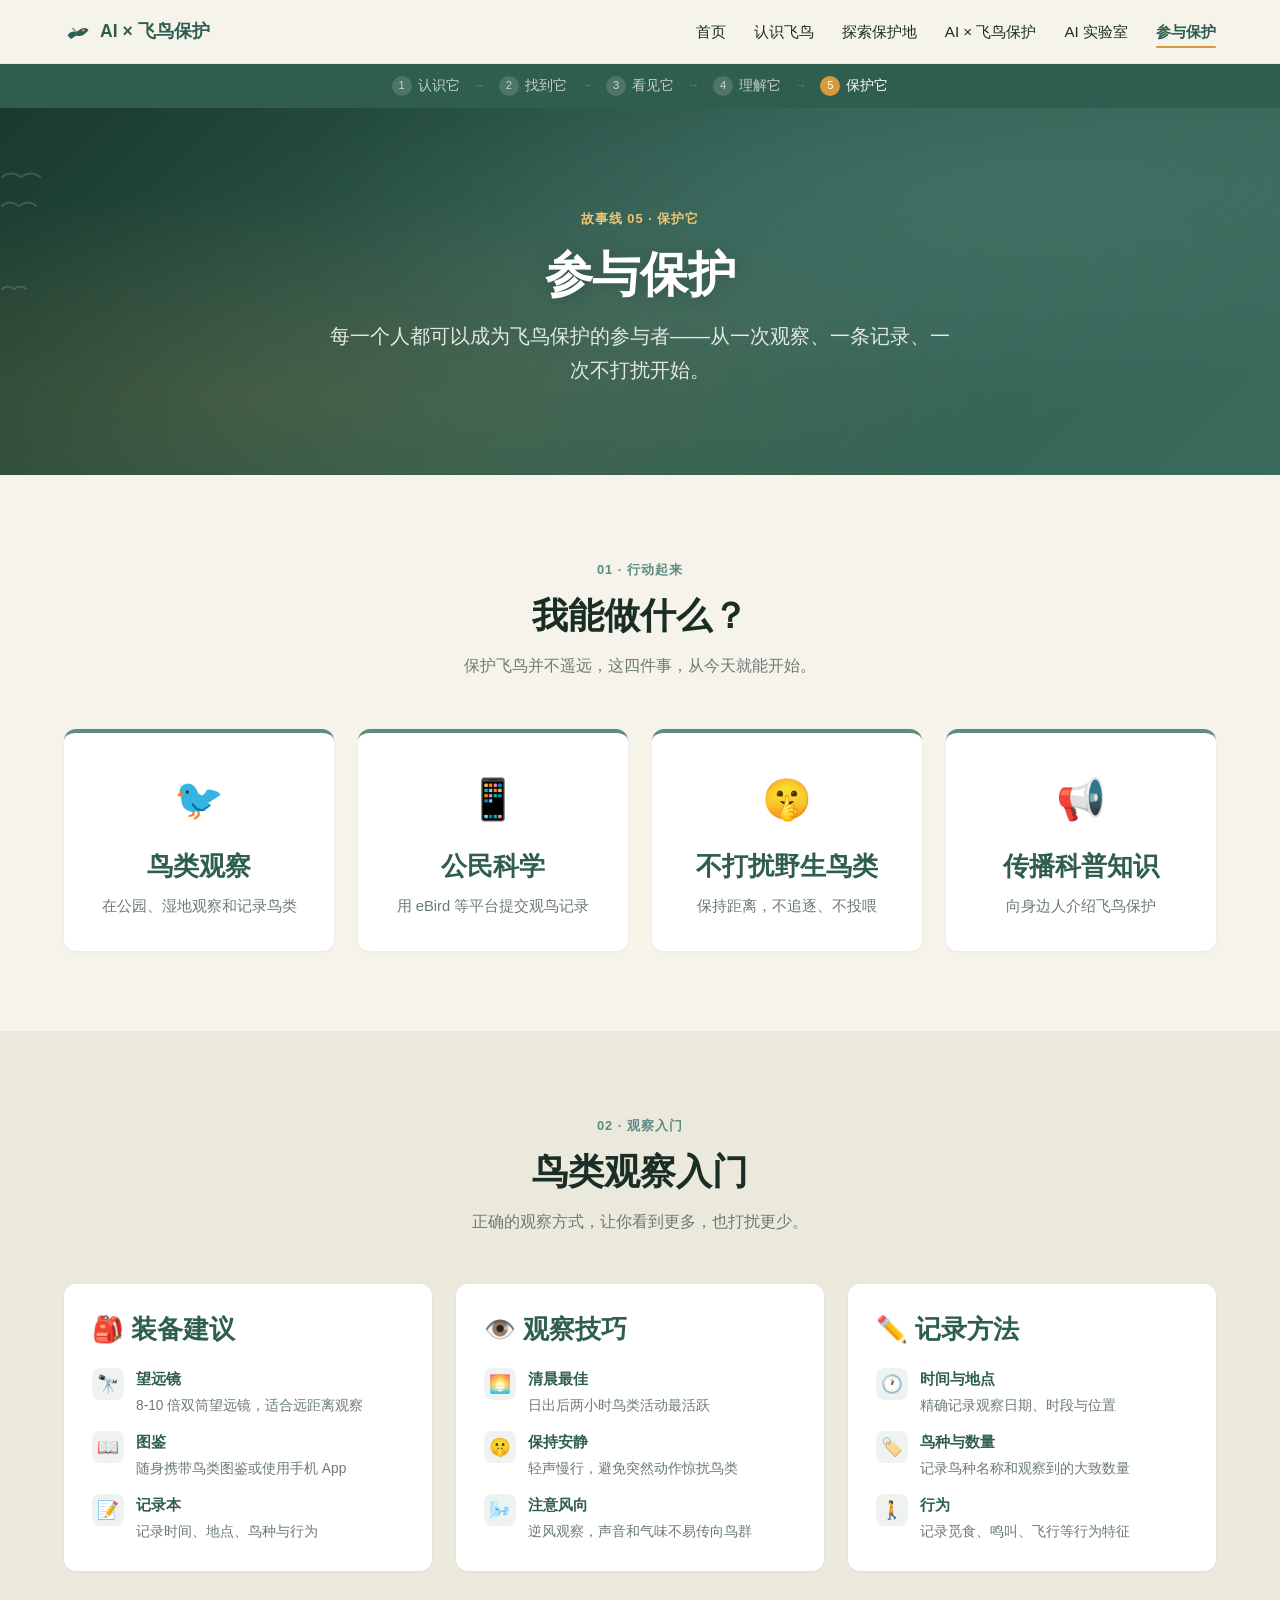
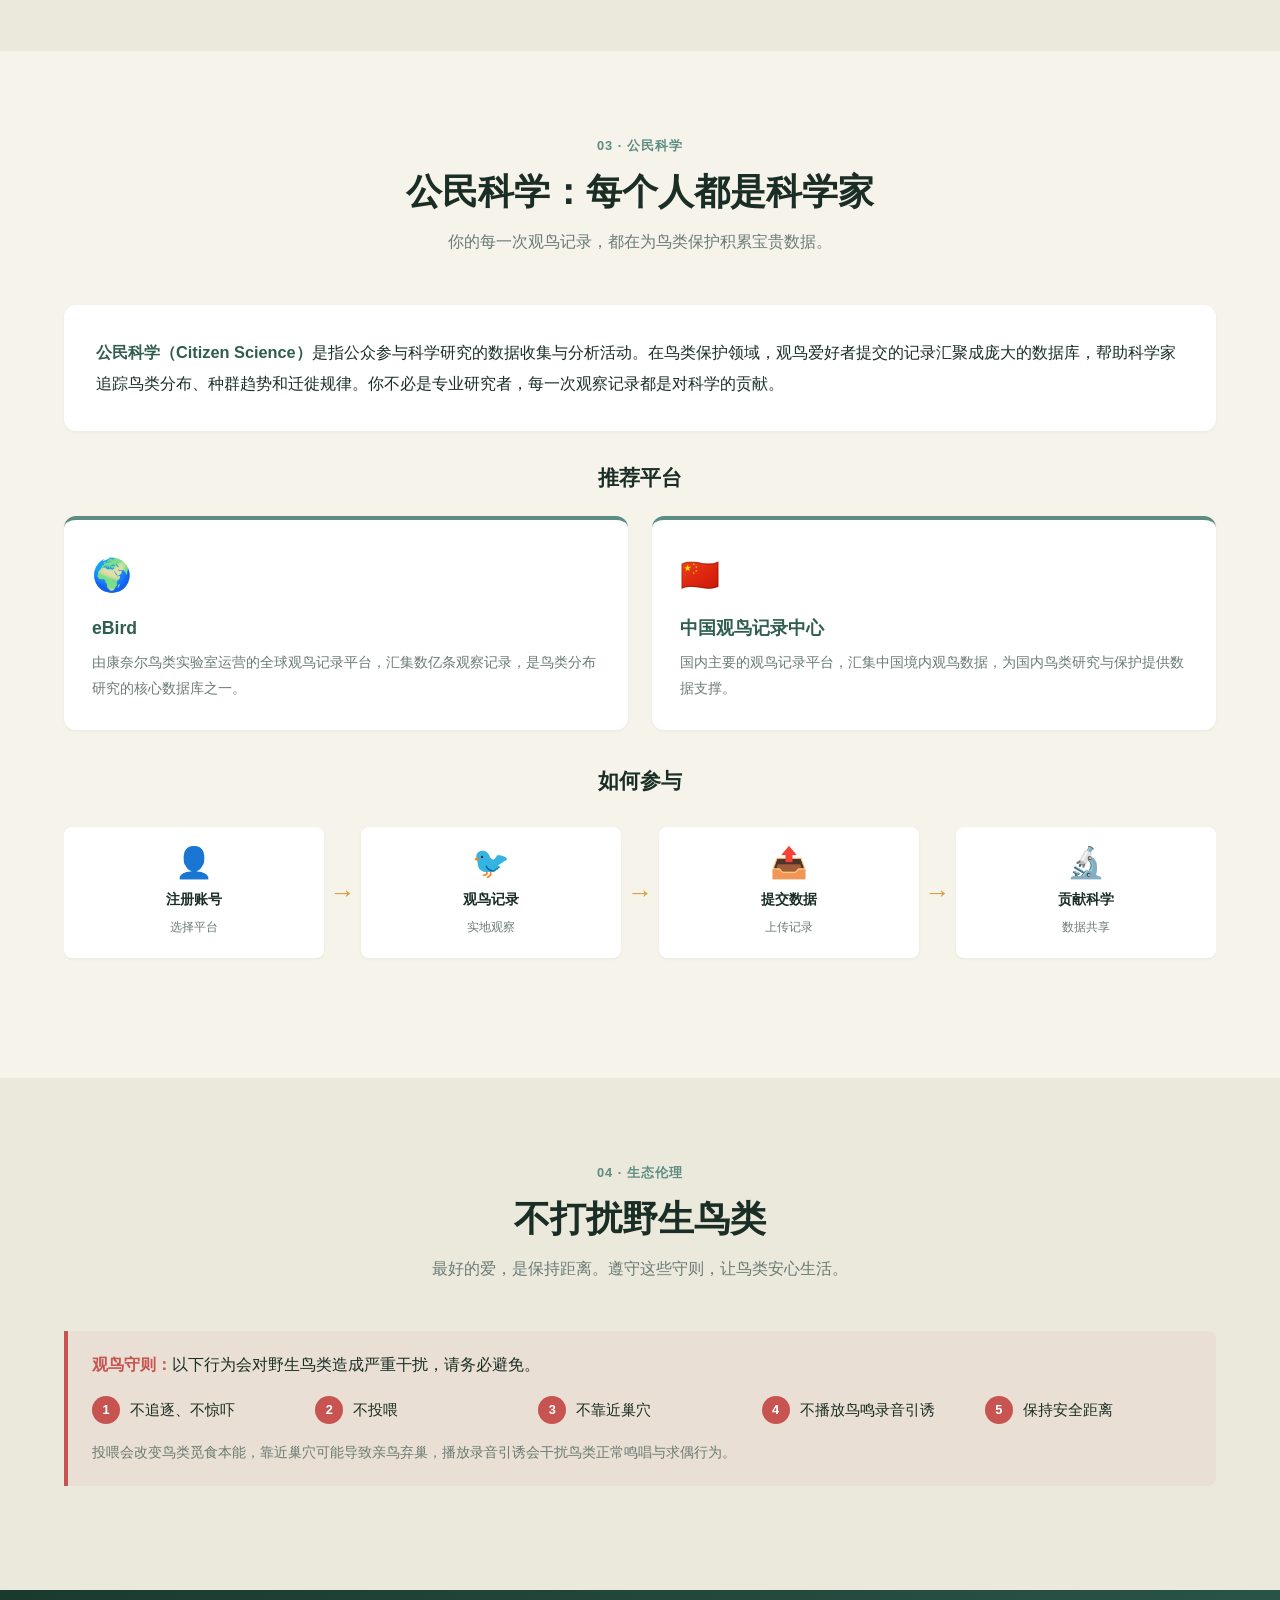
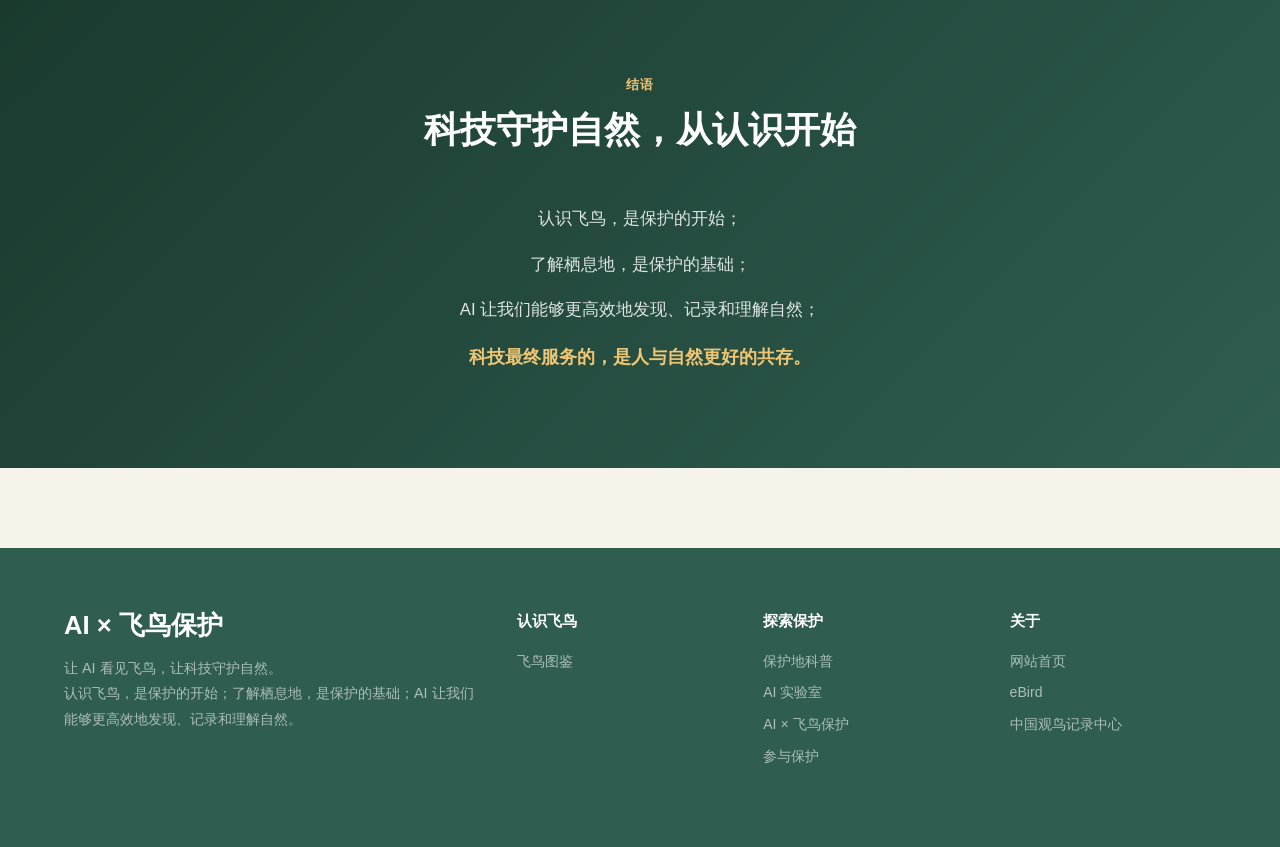
<file: participate.html>
<!DOCTYPE html>
<html lang="zh-CN">
<head>
  <meta charset="UTF-8">
  <meta name="viewport" content="width=device-width, initial-scale=1.0">
  <title>参与保护 | AI 赋能飞鸟保护科普网站</title>
  <meta name="description" content="普通人如何参与飞鸟保护：鸟类观察入门、公民科学平台推荐、不打扰野生鸟类守则，从一次观察、一条记录开始。">
  <meta name="theme-color" content="#2F5D50">
  <link rel="icon" href="favicon.svg" type="image/svg+xml">
  <link rel="stylesheet" href="_shared/css/style.css">
  <meta property="og:type" content="website">
  <meta property="og:title" content="参与保护 - AI × 飞鸟保护">
  <meta property="og:description" content="普通人如何参与飞鸟保护：观察入门、公民科学、不打扰守则。">
  <meta property="og:image" content="favicon.svg">
  <style>
    /* 覆盖 initCommon 设置的 body padding，改用内容区 margin-top */
    body { padding-top: 0 !important; }

    /* ---- 观察入门卡片内列表 ---- */
    .tip-list {
      display: flex;
      flex-direction: column;
      gap: 14px;
      margin-top: 20px;
    }
    .tip-list .tip-item {
      display: flex;
      align-items: flex-start;
      gap: 12px;
      font-size: 0.92rem;
      color: var(--ink);
      line-height: 1.6;
    }
    .tip-list .tip-item .tip-icon {
      flex-shrink: 0;
      width: 32px;
      height: 32px;
      border-radius: var(--radius-sm);
      background: rgba(47, 93, 80, 0.08);
      display: flex;
      align-items: center;
      justify-content: center;
      font-size: 1.1rem;
    }
    .tip-list .tip-item strong {
      color: var(--primary);
      display: block;
      margin-bottom: 2px;
    }
    .tip-list .tip-item .tip-desc {
      color: var(--muted);
      font-size: 0.86rem;
    }

    /* ---- 公民科学平台卡 ---- */
    .platform-card {
      background: var(--bg2);
      border-radius: var(--radius);
      padding: 28px;
      box-shadow: var(--shadow-sm);
      transition: var(--transition);
      border-top: 4px solid var(--secondary);
    }
    .platform-card:hover {
      transform: translateY(-4px);
      box-shadow: var(--shadow-md);
    }
    .platform-card .platform-icon {
      font-size: 2rem;
      margin-bottom: 12px;
    }
    .platform-card h4 {
      color: var(--primary);
      margin-bottom: 6px;
    }
    .platform-card p {
      color: var(--muted);
      font-size: 0.9rem;
    }

    /* ---- 不打扰守则列表 ---- */
    .rule-list {
      display: grid;
      grid-template-columns: repeat(auto-fit, minmax(200px, 1fr));
      gap: 16px;
      margin-top: 8px;
    }
    .rule-item {
      display: flex;
      align-items: center;
      gap: 10px;
      font-size: 0.92rem;
      font-weight: 500;
    }
    .rule-item .rule-no {
      flex-shrink: 0;
      width: 28px;
      height: 28px;
      border-radius: 50%;
      background: var(--danger);
      color: #fff;
      display: flex;
      align-items: center;
      justify-content: center;
      font-size: 0.8rem;
      font-weight: 700;
    }

    /* ---- 底部结语 ---- */
    .closing-section {
      background: linear-gradient(135deg, #1a3a2e 0%, #2F5D50 100%);
      color: #fff;
    }
    .closing-section .section-header h2 { color: #fff; }
    .closing-section .section-header p { color: rgba(255,255,255,0.7); }
    .closing-text {
      max-width: 760px;
      margin: 0 auto;
      text-align: center;
    }
    .closing-text p {
      color: rgba(255, 255, 255, 0.85);
      font-size: 1.05rem;
      line-height: 2;
      margin-bottom: 12px;
    }
    .closing-text p:last-child {
      color: var(--accent-light);
      font-weight: 600;
      font-size: 1.15rem;
    }

    /* ---- 引导区 ---- */
    .cta-section {
      background: linear-gradient(135deg, rgba(47, 93, 80, 0.06) 0%, rgba(93, 140, 131, 0.06) 100%);
    }
  </style>
</head>
<body>
  <div id="nav-placeholder"></div>
  <div id="story-nav-placeholder"></div>

  <!-- ============ Hero ============ -->
  <section class="page-hero">
    <div class="hero-bg"></div>
    <div class="hero-birds">
      <div class="hero-bird" style="top:24%;animation-duration:30s;animation-delay:0s;">
        <svg width="38" height="18" viewBox="0 0 38 18" fill="none"><path d="M2 9 Q9 2 19 9 Q29 2 36 9" stroke="#fff" stroke-width="2" stroke-linecap="round"/></svg>
      </div>
      <div class="hero-bird" style="top:46%;animation-duration:38s;animation-delay:5s;">
        <svg width="28" height="14" viewBox="0 0 28 14" fill="none"><path d="M2 7 Q7 2 14 7 Q21 2 26 7" stroke="#fff" stroke-width="2" stroke-linecap="round"/></svg>
      </div>
      <div class="hero-bird" style="top:16%;animation-duration:34s;animation-delay:11s;">
        <svg width="42" height="20" viewBox="0 0 42 20" fill="none"><path d="M2 10 Q11 3 21 10 Q31 3 40 10" stroke="#fff" stroke-width="2" stroke-linecap="round"/></svg>
      </div>
    </div>
    <div class="container">
      <div class="page-hero-content">
        <span class="section-tag">故事线 05 · 保护它</span>
        <h1>参与保护</h1>
        <p class="hero-subtitle">每一个人都可以成为飞鸟保护的参与者——从一次观察、一条记录、一次不打扰开始。</p>
      </div>
    </div>
  </section>

  <!-- ============ 01 我能做什么 ============ -->
  <section class="section" data-animate>
    <div class="container">
      <div class="section-header">
        <span class="section-tag">01 · 行动起来</span>
        <h2>我能做什么？</h2>
        <p>保护飞鸟并不遥远，这四件事，从今天就能开始。</p>
      </div>

      <div class="grid grid-4">
        <div class="action-card">
          <div class="action-icon">🐦</div>
          <h3>鸟类观察</h3>
          <p>在公园、湿地观察和记录鸟类</p>
        </div>
        <div class="action-card">
          <div class="action-icon">📱</div>
          <h3>公民科学</h3>
          <p>用 eBird 等平台提交观鸟记录</p>
        </div>
        <div class="action-card">
          <div class="action-icon">🤫</div>
          <h3>不打扰野生鸟类</h3>
          <p>保持距离，不追逐、不投喂</p>
        </div>
        <div class="action-card">
          <div class="action-icon">📢</div>
          <h3>传播科普知识</h3>
          <p>向身边人介绍飞鸟保护</p>
        </div>
      </div>
    </div>
  </section>

  <!-- ============ 02 鸟类观察入门 ============ -->
  <section class="section" style="background:var(--bg3);" data-animate>
    <div class="container">
      <div class="section-header">
        <span class="section-tag">02 · 观察入门</span>
        <h2>鸟类观察入门</h2>
        <p>正确的观察方式，让你看到更多，也打扰更少。</p>
      </div>

      <div class="grid grid-3">
        <div class="card">
          <div style="padding:28px;">
            <h3 style="color:var(--primary);margin-bottom:8px;">🎒 装备建议</h3>
            <div class="tip-list">
              <div class="tip-item">
                <span class="tip-icon">🔭</span>
                <span>
                  <strong>望远镜</strong>
                  <span class="tip-desc">8-10 倍双筒望远镜，适合远距离观察</span>
                </span>
              </div>
              <div class="tip-item">
                <span class="tip-icon">📖</span>
                <span>
                  <strong>图鉴</strong>
                  <span class="tip-desc">随身携带鸟类图鉴或使用手机 App</span>
                </span>
              </div>
              <div class="tip-item">
                <span class="tip-icon">📝</span>
                <span>
                  <strong>记录本</strong>
                  <span class="tip-desc">记录时间、地点、鸟种与行为</span>
                </span>
              </div>
            </div>
          </div>
        </div>

        <div class="card">
          <div style="padding:28px;">
            <h3 style="color:var(--primary);margin-bottom:8px;">👁️ 观察技巧</h3>
            <div class="tip-list">
              <div class="tip-item">
                <span class="tip-icon">🌅</span>
                <span>
                  <strong>清晨最佳</strong>
                  <span class="tip-desc">日出后两小时鸟类活动最活跃</span>
                </span>
              </div>
              <div class="tip-item">
                <span class="tip-icon">🤫</span>
                <span>
                  <strong>保持安静</strong>
                  <span class="tip-desc">轻声慢行，避免突然动作惊扰鸟类</span>
                </span>
              </div>
              <div class="tip-item">
                <span class="tip-icon">🌬️</span>
                <span>
                  <strong>注意风向</strong>
                  <span class="tip-desc">逆风观察，声音和气味不易传向鸟群</span>
                </span>
              </div>
            </div>
          </div>
        </div>

        <div class="card">
          <div style="padding:28px;">
            <h3 style="color:var(--primary);margin-bottom:8px;">✏️ 记录方法</h3>
            <div class="tip-list">
              <div class="tip-item">
                <span class="tip-icon">🕐</span>
                <span>
                  <strong>时间与地点</strong>
                  <span class="tip-desc">精确记录观察日期、时段与位置</span>
                </span>
              </div>
              <div class="tip-item">
                <span class="tip-icon">🏷️</span>
                <span>
                  <strong>鸟种与数量</strong>
                  <span class="tip-desc">记录鸟种名称和观察到的大致数量</span>
                </span>
              </div>
              <div class="tip-item">
                <span class="tip-icon">🚶</span>
                <span>
                  <strong>行为</strong>
                  <span class="tip-desc">记录觅食、鸣叫、飞行等行为特征</span>
                </span>
              </div>
            </div>
          </div>
        </div>
      </div>
    </div>
  </section>

  <!-- ============ 03 公民科学 ============ -->
  <section class="section" id="citizen-science" data-animate>
    <div class="container">
      <div class="section-header">
        <span class="section-tag">03 · 公民科学</span>
        <h2>公民科学：每个人都是科学家</h2>
        <p>你的每一次观鸟记录，都在为鸟类保护积累宝贵数据。</p>
      </div>

      <div class="card" style="margin-bottom:32px;">
        <div style="padding:32px;">
          <p style="font-size:1.02rem;line-height:1.9;">
            <strong style="color:var(--primary);">公民科学（Citizen Science）</strong>是指公众参与科学研究的数据收集与分析活动。在鸟类保护领域，观鸟爱好者提交的记录汇聚成庞大的数据库，帮助科学家追踪鸟类分布、种群趋势和迁徙规律。你不必是专业研究者，每一次观察记录都是对科学的贡献。
          </p>
        </div>
      </div>

      <div class="section-header" style="margin-bottom:24px;">
        <h3 style="font-size:1.3rem;">推荐平台</h3>
      </div>
      <div class="grid grid-2" style="margin-bottom:36px;">
        <div class="platform-card">
          <div class="platform-icon">🌍</div>
          <h4>eBird</h4>
          <p>由康奈尔鸟类实验室运营的全球观鸟记录平台，汇集数亿条观察记录，是鸟类分布研究的核心数据库之一。</p>
        </div>
        <div class="platform-card">
          <div class="platform-icon">🇨🇳</div>
          <h4>中国观鸟记录中心</h4>
          <p>国内主要的观鸟记录平台，汇集中国境内观鸟数据，为国内鸟类研究与保护提供数据支撑。</p>
        </div>
      </div>

      <div class="section-header" style="margin-bottom:20px;">
        <h3 style="font-size:1.3rem;">如何参与</h3>
      </div>
      <div class="pipeline">
        <div class="pipeline-step">
          <span class="pipe-emoji">👤</span>
          注册账号
          <span class="pipe-sub">选择平台</span>
        </div>
        <div class="pipeline-arrow">→</div>
        <div class="pipeline-step">
          <span class="pipe-emoji">🐦</span>
          观鸟记录
          <span class="pipe-sub">实地观察</span>
        </div>
        <div class="pipeline-arrow">→</div>
        <div class="pipeline-step">
          <span class="pipe-emoji">📤</span>
          提交数据
          <span class="pipe-sub">上传记录</span>
        </div>
        <div class="pipeline-arrow">→</div>
        <div class="pipeline-step">
          <span class="pipe-emoji">🔬</span>
          贡献科学
          <span class="pipe-sub">数据共享</span>
        </div>
      </div>
    </div>
  </section>

  <!-- ============ 04 不打扰野生鸟类 ============ -->
  <section class="section" style="background:var(--bg3);" data-animate>
    <div class="container">
      <div class="section-header">
        <span class="section-tag">04 · 生态伦理</span>
        <h2>不打扰野生鸟类</h2>
        <p>最好的爱，是保持距离。遵守这些守则，让鸟类安心生活。</p>
      </div>

      <div class="callout" style="background:rgba(199,84,80,0.06);border-left-color:var(--danger);">
        <p style="margin-bottom:16px;"><strong style="color:var(--danger);">观鸟守则：</strong>以下行为会对野生鸟类造成严重干扰，请务必避免。</p>
        <div class="rule-list">
          <div class="rule-item">
            <span class="rule-no">1</span>
            <span>不追逐、不惊吓</span>
          </div>
          <div class="rule-item">
            <span class="rule-no">2</span>
            <span>不投喂</span>
          </div>
          <div class="rule-item">
            <span class="rule-no">3</span>
            <span>不靠近巢穴</span>
          </div>
          <div class="rule-item">
            <span class="rule-no">4</span>
            <span>不播放鸟鸣录音引诱</span>
          </div>
          <div class="rule-item">
            <span class="rule-no">5</span>
            <span>保持安全距离</span>
          </div>
        </div>
        <p style="margin-top:16px;font-size:0.88rem;color:var(--muted);">投喂会改变鸟类觅食本能，靠近巢穴可能导致亲鸟弃巢，播放录音引诱会干扰鸟类正常鸣唱与求偶行为。</p>
      </div>
    </div>
  </section>

  <!-- ============ 底部结语 ============ -->
  <section class="section closing-section" data-animate>
    <div class="container">
      <div class="section-header">
        <span class="section-tag" style="color:var(--accent-light);">结语</span>
        <h2>科技守护自然，从认识开始</h2>
      </div>
      <div class="closing-text">
        <p>认识飞鸟，是保护的开始；</p>
        <p>了解栖息地，是保护的基础；</p>
        <p>AI 让我们能够更高效地发现、记录和理解自然；</p>
        <p>科技最终服务的，是人与自然更好的共存。</p>
      </div>
    </div>
  </section>

  <div id="footer-placeholder"></div>

  <script src="_shared/js/birds-data.js"></script>
  <script src="_shared/js/nav.js"></script>
  <script>
    initCommon('participate', 4);
  </script>
</body>
</html>
</file>
<file: _shared/css/style.css>
/* ============================================
   AI × 飞鸟保护科普网站 - 全局设计系统
   配色：自然 + 科技 + 科普
   ============================================ */

/* ---- CSS 变量 ---- */
:root {
  /* 主色系 */
  --bg: #F5F3EA;           /* 米白背景 */
  --bg2: #FFFFFF;          /* 卡片白底 */
  --bg3: #EBE8DC;          /* 次级背景 */
  --ink: #1A2E26;          /* 深色文字 */
  --muted: #6B7B74;        /* 次要文字 */
  --rule: #D9D5C7;         /* 分割线 */
  --primary: #2F5D50;      /* 森林绿 */
  --secondary: #5D8C83;    /* 湖水蓝绿 */
  --accent: #D99A3D;       /* 暖黄/橙 */
  --accent-light: #F0C674; /* 浅暖黄 */
  --danger: #C75450;       /* 警示红 */
  --success: #5B9C5F;      /* 成功绿 */

  /* 阴影 */
  --shadow-sm: 0 1px 3px rgba(47, 93, 80, 0.06);
  --shadow-md: 0 4px 16px rgba(47, 93, 80, 0.08);
  --shadow-lg: 0 8px 32px rgba(47, 93, 80, 0.12);

  /* 圆角 */
  --radius: 12px;
  --radius-sm: 8px;
  --radius-lg: 20px;

  /* 布局 */
  --max-width: 1200px;
  --nav-height: 64px;

  /* 字体 */
  --font-sans: "Noto Sans SC", "Source Han Sans SC", "PingFang SC", "Microsoft YaHei", "Helvetica Neue", sans-serif;
  --font-mono: "JetBrains Mono", "SF Mono", "Consolas", monospace;

  /* 过渡 */
  --transition: all 0.3s cubic-bezier(0.4, 0, 0.2, 1);
}

/* ---- Reset ---- */
*, *::before, *::after {
  margin: 0;
  padding: 0;
  box-sizing: border-box;
}

html {
  scroll-behavior: smooth;
  font-size: 16px;
}

body {
  font-family: var(--font-sans);
  background: var(--bg);
  color: var(--ink);
  line-height: 1.7;
  -webkit-font-smoothing: antialiased;
  overflow-x: hidden;
}

a { color: inherit; text-decoration: none; }
img { max-width: 100%; display: block; }
ul, ol { list-style: none; }

/* ---- 排版 ---- */
h1 { font-size: clamp(2rem, 5vw, 3rem); font-weight: 700; line-height: 1.2; letter-spacing: -0.01em; }
h2 { font-size: clamp(1.6rem, 4vw, 2.25rem); font-weight: 700; line-height: 1.3; }
h3 { font-size: clamp(1.2rem, 3vw, 1.6rem); font-weight: 600; line-height: 1.4; }
h4 { font-size: 1.1rem; font-weight: 600; }
p { font-size: 1rem; line-height: 1.8; }
.muted { color: var(--muted); }
.accent-text { color: var(--accent); }
.primary-text { color: var(--primary); }

/* ---- 布局容器 ---- */
.container {
  max-width: var(--max-width);
  margin: 0 auto;
  padding: 0 24px;
}

.section {
  padding: 80px 0;
}

.section-header {
  text-align: center;
  margin-bottom: 48px;
}

.section-header h2 {
  margin-bottom: 12px;
}

.section-header p {
  color: var(--muted);
  max-width: 640px;
  margin: 0 auto;
}

.section-tag {
  display: inline-block;
  font-size: 0.8rem;
  font-weight: 600;
  letter-spacing: 0.08em;
  text-transform: uppercase;
  color: var(--secondary);
  margin-bottom: 12px;
}

/* ---- 顶部导航栏 ---- */
.nav-bar {
  position: fixed;
  top: 0;
  left: 0;
  right: 0;
  height: var(--nav-height);
  background: rgba(245, 243, 234, 0.92);
  backdrop-filter: blur(12px);
  -webkit-backdrop-filter: blur(12px);
  border-bottom: 1px solid rgba(217, 213, 199, 0.5);
  z-index: 1000;
  transition: var(--transition);
}

.nav-bar.scrolled {
  box-shadow: var(--shadow-sm);
}

.nav-inner {
  max-width: var(--max-width);
  height: 100%;
  margin: 0 auto;
  padding: 0 24px;
  display: flex;
  align-items: center;
  justify-content: space-between;
}

.nav-logo {
  display: flex;
  align-items: center;
  gap: 8px;
  font-weight: 700;
  font-size: 1.1rem;
  color: var(--primary);
}

.nav-logo svg {
  width: 28px;
  height: 28px;
}

.nav-links {
  display: flex;
  align-items: center;
  gap: 28px;
}

.nav-links a {
  font-size: 0.95rem;
  font-weight: 500;
  color: var(--ink);
  transition: var(--transition);
  position: relative;
}

.nav-links a:hover {
  color: var(--primary);
}

.nav-links a.active {
  color: var(--primary);
  font-weight: 600;
}

.nav-links a.active::after {
  content: '';
  position: absolute;
  bottom: -4px;
  left: 0;
  right: 0;
  height: 2px;
  background: var(--accent);
  border-radius: 2px;
}

.nav-toggle {
  display: none;
  flex-direction: column;
  gap: 4px;
  cursor: pointer;
  padding: 4px;
}

.nav-toggle span {
  width: 22px;
  height: 2px;
  background: var(--ink);
  border-radius: 2px;
  transition: var(--transition);
}

/* ---- 故事线导航 ---- */
.story-nav {
  position: fixed;
  top: var(--nav-height);
  left: 0;
  right: 0;
  height: 44px;
  background: var(--primary);
  z-index: 999;
  display: flex;
  align-items: center;
  justify-content: center;
  overflow-x: auto;
  -webkit-overflow-scrolling: touch;
}

.story-nav-inner {
  display: flex;
  align-items: center;
  gap: 0;
  white-space: nowrap;
}

.story-nav-item {
  display: flex;
  align-items: center;
  font-size: 0.85rem;
  color: rgba(255, 255, 255, 0.7);
  transition: var(--transition);
  cursor: pointer;
  padding: 6px 12px;
}

.story-nav-item:hover,
.story-nav-item.active {
  color: #fff;
}

.story-nav-item .step-num {
  display: inline-flex;
  align-items: center;
  justify-content: center;
  width: 20px;
  height: 20px;
  border-radius: 50%;
  background: rgba(255, 255, 255, 0.15);
  font-size: 0.7rem;
  margin-right: 6px;
  transition: var(--transition);
}

.story-nav-item.active .step-num {
  background: var(--accent);
}

.story-nav-arrow {
  color: rgba(255, 255, 255, 0.3);
  font-size: 0.7rem;
  margin: 0 2px;
}

/* ---- 按钮 ---- */
.btn {
  display: inline-flex;
  align-items: center;
  justify-content: center;
  gap: 8px;
  padding: 12px 28px;
  border-radius: var(--radius);
  font-size: 0.95rem;
  font-weight: 600;
  font-family: var(--font-sans);
  cursor: pointer;
  transition: var(--transition);
  border: none;
  text-decoration: none;
}

.btn-primary {
  background: var(--primary);
  color: #fff;
}

.btn-primary:hover {
  background: #244a40;
  transform: translateY(-2px);
  box-shadow: var(--shadow-md);
}

.btn-secondary {
  background: var(--bg2);
  color: var(--primary);
  border: 1.5px solid var(--primary);
}

.btn-secondary:hover {
  background: var(--primary);
  color: #fff;
  transform: translateY(-2px);
}

.btn-accent {
  background: var(--accent);
  color: #fff;
}

.btn-accent:hover {
  background: #c4882f;
  transform: translateY(-2px);
  box-shadow: var(--shadow-md);
}

.btn-ghost {
  background: transparent;
  color: var(--ink);
  border: 1.5px solid var(--rule);
}

.btn-ghost:hover {
  border-color: var(--primary);
  color: var(--primary);
}

.btn-lg {
  padding: 16px 36px;
  font-size: 1.05rem;
}

.btn-sm {
  padding: 8px 16px;
  font-size: 0.85rem;
}

/* ---- 卡片 ---- */
.card {
  background: var(--bg2);
  border-radius: var(--radius);
  box-shadow: var(--shadow-sm);
  overflow: hidden;
  transition: var(--transition);
}

.card:hover {
  box-shadow: var(--shadow-md);
  transform: translateY(-4px);
}

/* ---- 网格布局 ---- */
.grid {
  display: grid;
  gap: 24px;
}

.grid-2 { grid-template-columns: repeat(2, 1fr); }
.grid-3 { grid-template-columns: repeat(3, 1fr); }
.grid-4 { grid-template-columns: repeat(4, 1fr); }

/* ---- Hero 区域 ---- */
.hero {
  position: relative;
  min-height: 100vh;
  display: flex;
  align-items: center;
  justify-content: center;
  overflow: hidden;
  background: linear-gradient(135deg, #1a3a2e 0%, #2F5D50 50%, #3a6b5c 100%);
}

.hero-bg {
  position: absolute;
  inset: 0;
  z-index: 0;
}

.hero-bg::before {
  content: '';
  position: absolute;
  inset: 0;
  background:
    radial-gradient(ellipse at 20% 80%, rgba(217, 154, 61, 0.15) 0%, transparent 50%),
    radial-gradient(ellipse at 80% 20%, rgba(93, 140, 131, 0.3) 0%, transparent 50%),
    radial-gradient(ellipse at 50% 50%, rgba(255, 255, 255, 0.05) 0%, transparent 70%);
}

/* 飞鸟剪影动画 */
.hero-birds {
  position: absolute;
  inset: 0;
  z-index: 1;
  overflow: hidden;
}

.hero-bird {
  position: absolute;
  opacity: 0.15;
  animation: birdFly 25s linear infinite;
}

@keyframes birdFly {
  0% { transform: translateX(-100px) translateY(0); }
  50% { transform: translateX(50vw) translateY(-20px); }
  100% { transform: translateX(calc(100vw + 100px)) translateY(0); }
}

@keyframes float {
  0%, 100% { transform: translateY(0); }
  50% { transform: translateY(-10px); }
}

@keyframes fadeInUp {
  from { opacity: 0; transform: translateY(30px); }
  to { opacity: 1; transform: translateY(0); }
}

@keyframes shimmer {
  0% { background-position: -200% 0; }
  100% { background-position: 200% 0; }
}

.hero-content {
  position: relative;
  z-index: 2;
  text-align: center;
  color: #fff;
  padding: 0 24px;
  animation: fadeInUp 1s ease-out;
}

.hero-content h1 {
  font-size: clamp(2.2rem, 6vw, 3.5rem);
  font-weight: 700;
  margin-bottom: 16px;
  text-shadow: 0 2px 20px rgba(0, 0, 0, 0.2);
}

.hero-content .hero-subtitle {
  font-size: clamp(1rem, 2.5vw, 1.3rem);
  color: rgba(255, 255, 255, 0.85);
  max-width: 600px;
  margin: 0 auto 40px;
  line-height: 1.6;
}

.hero-buttons {
  display: flex;
  gap: 16px;
  justify-content: center;
  flex-wrap: wrap;
}

.hero-buttons .btn-secondary {
  background: rgba(255, 255, 255, 0.1);
  color: #fff;
  border-color: rgba(255, 255, 255, 0.4);
  backdrop-filter: blur(8px);
}

.hero-buttons .btn-secondary:hover {
  background: rgba(255, 255, 255, 0.2);
  border-color: #fff;
}

.hero-buttons .btn-primary {
  background: var(--accent);
  color: #fff;
  border: 1.5px solid var(--accent);
}

.hero-buttons .btn-primary:hover {
  background: #c4882f;
  border-color: #c4882f;
  transform: translateY(-2px);
  box-shadow: var(--shadow-md);
}

/* ---- 通用页面 Hero（故事线子页面共用） ---- */
.page-hero {
  margin-top: calc(var(--nav-height) + 44px);
  position: relative;
  padding: 96px 0 88px;
  background: linear-gradient(135deg, #1a3a2e 0%, #2F5D50 50%, #3a6b5c 100%);
  overflow: hidden;
}

.page-hero .hero-bg {
  position: absolute;
  inset: 0;
  z-index: 0;
}

.page-hero .hero-bg::before {
  content: '';
  position: absolute;
  inset: 0;
  background:
    radial-gradient(ellipse at 20% 80%, rgba(217, 154, 61, 0.15) 0%, transparent 50%),
    radial-gradient(ellipse at 80% 20%, rgba(93, 140, 131, 0.3) 0%, transparent 50%),
    radial-gradient(ellipse at 50% 50%, rgba(255, 255, 255, 0.05) 0%, transparent 70%);
}

.page-hero-content {
  position: relative;
  z-index: 2;
  text-align: center;
  color: #fff;
  animation: fadeInUp 1s ease-out;
}

.page-hero-content .section-tag {
  color: var(--accent-light);
  margin-bottom: 16px;
}

.page-hero-content h1 {
  color: #fff;
  margin-bottom: 16px;
  text-shadow: 0 2px 20px rgba(0, 0, 0, 0.2);
}

.page-hero-content .hero-subtitle {
  font-size: clamp(1rem, 2.5vw, 1.25rem);
  color: rgba(255, 255, 255, 0.85);
  max-width: 620px;
  margin: 0 auto;
  line-height: 1.7;
}

/* ---- 通用水平流程管线 ---- */
.pipeline {
  display: flex;
  align-items: stretch;
  gap: 0;
  margin: 32px 0;
  overflow-x: auto;
  -webkit-overflow-scrolling: touch;
  padding-bottom: 8px;
}

.pipeline-step {
  flex: 1 1 0;
  min-width: 118px;
  background: var(--bg2);
  border-radius: var(--radius-sm);
  padding: 20px 12px;
  text-align: center;
  box-shadow: var(--shadow-sm);
  font-size: 0.88rem;
  font-weight: 600;
  color: var(--ink);
  transition: var(--transition);
}

.pipeline-step:hover {
  box-shadow: var(--shadow-md);
  transform: translateY(-3px);
}

.pipeline-step .pipe-emoji {
  font-size: 1.9rem;
  display: block;
  margin-bottom: 10px;
  line-height: 1;
}

.pipeline-step .pipe-sub {
  display: block;
  font-size: 0.76rem;
  font-weight: 500;
  color: var(--muted);
  margin-top: 6px;
}

.pipeline-arrow {
  display: flex;
  align-items: center;
  justify-content: center;
  color: var(--accent);
  font-size: 1.6rem;
  padding: 0 6px;
  font-weight: 700;
  flex-shrink: 0;
}

/* ---- 返回顶部按钮 ---- */
.back-to-top {
  position: fixed;
  right: 24px;
  bottom: 24px;
  width: 44px;
  height: 44px;
  border-radius: 50%;
  background: var(--primary);
  color: #fff;
  border: none;
  cursor: pointer;
  display: flex;
  align-items: center;
  justify-content: center;
  box-shadow: var(--shadow-md);
  opacity: 0;
  visibility: hidden;
  transform: translateY(12px);
  transition: var(--transition);
  z-index: 900;
}

.back-to-top.show {
  opacity: 1;
  visibility: visible;
  transform: translateY(0);
}

.back-to-top:hover {
  background: #244a40;
  transform: translateY(-2px);
}

/* ---- 图片加载失败占位 ---- */
.img-failed {
  background: linear-gradient(135deg, var(--bg3), var(--rule));
  display: flex;
  align-items: center;
  justify-content: center;
  color: var(--muted);
  font-size: 0.85rem;
}

.img-failed::after {
  content: '🐦 图片暂不可用';
}

.img-failed img {
  display: none !important;
}

/* ---- 事实卡片 ---- */
.fact-cards {
  display: grid;
  grid-template-columns: repeat(3, 1fr);
  gap: 24px;
}

.fact-card {
  background: var(--bg2);
  border-radius: var(--radius);
  padding: 36px 28px;
  text-align: center;
  box-shadow: var(--shadow-sm);
  transition: var(--transition);
  border-top: 4px solid var(--secondary);
}

.fact-card:hover {
  transform: translateY(-6px);
  box-shadow: var(--shadow-lg);
}

.fact-card .fact-icon {
  font-size: 2.5rem;
  margin-bottom: 16px;
  line-height: 1;
}

.fact-card h3 {
  margin-bottom: 8px;
  color: var(--primary);
}

.fact-card p {
  color: var(--muted);
  font-size: 0.95rem;
}

/* ---- 三大入口卡片 ---- */
.entry-cards {
  display: grid;
  grid-template-columns: repeat(3, 1fr);
  gap: 24px;
}

.entry-card {
  position: relative;
  border-radius: var(--radius);
  overflow: hidden;
  min-height: 320px;
  display: flex;
  flex-direction: column;
  justify-content: flex-end;
  padding: 32px;
  color: #fff;
  cursor: pointer;
  transition: var(--transition);
  text-decoration: none;
}

.entry-card:hover {
  transform: translateY(-6px);
  box-shadow: var(--shadow-lg);
}

.entry-card .entry-bg {
  position: absolute;
  inset: 0;
  z-index: 0;
}

.entry-card .entry-overlay {
  position: absolute;
  inset: 0;
  background: linear-gradient(180deg, transparent 30%, rgba(0, 0, 0, 0.6) 100%);
  z-index: 1;
}

.entry-card .entry-content {
  position: relative;
  z-index: 2;
}

.entry-card .entry-num {
  font-size: 0.8rem;
  font-weight: 600;
  letter-spacing: 0.1em;
  color: var(--accent-light);
  margin-bottom: 8px;
}

.entry-card h3 {
  font-size: 1.5rem;
  margin-bottom: 8px;
  color: #fff;
}

.entry-card p {
  font-size: 0.9rem;
  color: rgba(255, 255, 255, 0.8);
  margin-bottom: 16px;
}

.entry-card .entry-link {
  display: inline-flex;
  align-items: center;
  gap: 6px;
  font-size: 0.9rem;
  font-weight: 600;
  color: var(--accent-light);
  transition: var(--transition);
}

.entry-card:hover .entry-link {
  gap: 12px;
}

/* ---- 鸟类卡片 ---- */
.bird-card {
  background: var(--bg2);
  border-radius: var(--radius);
  overflow: hidden;
  box-shadow: var(--shadow-sm);
  transition: var(--transition);
  cursor: pointer;
}

.bird-card:hover {
  transform: translateY(-6px);
  box-shadow: var(--shadow-lg);
}

.bird-card-img {
  width: 100%;
  aspect-ratio: 1 / 1;
  background: var(--bg3);
  position: relative;
  overflow: hidden;
}

/* 加载中占位动画 */
.bird-card-img::before,
.detail-hero-bg::before {
  content: '';
  position: absolute;
  inset: 0;
  background: linear-gradient(110deg, var(--bg3) 30%, var(--bg2) 50%, var(--bg3) 70%);
  background-size: 200% 100%;
  animation: imgLoading 1.4s ease-in-out infinite;
  z-index: 0;
}
.bird-card-img:has(picture.loaded)::before,
.detail-hero-bg:has(picture.loaded)::before {
  display: none;
}
@keyframes imgLoading {
  0% { background-position: 200% 0; }
  100% { background-position: -200% 0; }
}
.bird-card-img picture,
.detail-hero-bg picture {
  position: relative;
  z-index: 1;
}

.bird-card-img svg {
  width: 100%;
  height: 100%;
}

.bird-card-img picture {
  display: block;
  width: 100%;
  height: 100%;
}

.bird-card-img img {
  width: 100%;
  height: 100%;
  object-fit: contain;
  display: block;
}

.bird-card-body {
  padding: 20px;
}

.bird-card-body h3 {
  font-size: 1.2rem;
  margin-bottom: 4px;
}

.bird-card-body .bird-sci {
  font-size: 0.8rem;
  color: var(--muted);
  font-style: italic;
  margin-bottom: 12px;
}

.bird-card-tags {
  display: flex;
  gap: 8px;
  flex-wrap: wrap;
}

.tag {
  display: inline-block;
  padding: 3px 10px;
  border-radius: 20px;
  font-size: 0.75rem;
  font-weight: 500;
}

.tag-habitat {
  background: rgba(93, 140, 131, 0.12);
  color: var(--secondary);
}

.tag-protection-1 {
  background: rgba(199, 84, 80, 0.12);
  color: var(--danger);
}

.tag-protection-2 {
  background: rgba(217, 154, 61, 0.12);
  color: var(--accent);
}

.tag-protection-3 {
  background: rgba(91, 156, 95, 0.12);
  color: var(--success);
}

/* ---- 筛选栏 ---- */
.filter-bar {
  display: flex;
  gap: 16px;
  flex-wrap: wrap;
  align-items: center;
  margin-bottom: 32px;
  padding: 20px 24px;
  background: var(--bg2);
  border-radius: var(--radius);
  box-shadow: var(--shadow-sm);
}

.filter-group {
  display: flex;
  align-items: center;
  gap: 8px;
}

.filter-group label {
  font-size: 0.85rem;
  color: var(--muted);
  font-weight: 500;
}

.filter-select, .search-input {
  padding: 8px 14px;
  border: 1.5px solid var(--rule);
  border-radius: var(--radius-sm);
  font-size: 0.9rem;
  font-family: var(--font-sans);
  background: var(--bg);
  color: var(--ink);
  transition: var(--transition);
}

.filter-select:focus, .search-input:focus {
  outline: none;
  border-color: var(--primary);
}

.search-input {
  flex: 1;
  min-width: 200px;
}

/* ---- 详情页 ---- */
.detail-hero {
  position: relative;
  min-height: 420px;
  display: flex;
  align-items: flex-end;
  overflow: hidden;
  margin-top: calc(var(--nav-height) + 44px);
}

.detail-hero-bg {
  position: absolute;
  inset: 0;
  z-index: 0;
}

.detail-hero-overlay {
  position: absolute;
  inset: 0;
  background: linear-gradient(180deg, transparent 20%, rgba(0, 0, 0, 0.7) 100%);
  z-index: 1;
}

.detail-hero-content {
  position: relative;
  z-index: 2;
  width: 100%;
  padding: 40px 0;
}

.detail-hero-content h1 {
  color: #fff;
  font-size: clamp(1.8rem, 4vw, 2.8rem);
  margin-bottom: 8px;
}

.detail-hero-content .detail-names {
  display: flex;
  gap: 16px;
  flex-wrap: wrap;
  color: rgba(255, 255, 255, 0.8);
}

.detail-hero-content .detail-names span {
  font-size: 0.95rem;
}

.detail-section {
  padding: 48px 0;
  border-bottom: 1px solid var(--rule);
}

.detail-section:last-child {
  border-bottom: none;
}

.detail-section-header {
  display: flex;
  align-items: center;
  gap: 12px;
  margin-bottom: 24px;
}

.detail-section-num {
  display: inline-flex;
  align-items: center;
  justify-content: center;
  width: 36px;
  height: 36px;
  border-radius: 50%;
  background: var(--primary);
  color: #fff;
  font-size: 1rem;
  font-weight: 700;
  flex-shrink: 0;
}

.detail-section-header h2 {
  font-size: 1.5rem;
}

.info-grid {
  display: grid;
  grid-template-columns: repeat(auto-fit, minmax(200px, 1fr));
  gap: 20px;
}

.info-item {
  background: var(--bg2);
  border-radius: var(--radius-sm);
  padding: 20px;
  box-shadow: var(--shadow-sm);
}

.info-item .info-label {
  font-size: 0.8rem;
  color: var(--muted);
  margin-bottom: 6px;
  font-weight: 500;
}

.info-item .info-value {
  font-size: 1.05rem;
  font-weight: 600;
  color: var(--ink);
}

/* AI 帮助板块 */
.ai-help-box {
  background: linear-gradient(135deg, rgba(47, 93, 80, 0.05) 0%, rgba(93, 140, 131, 0.05) 100%);
  border: 1.5px solid rgba(47, 93, 80, 0.15);
  border-radius: var(--radius);
  padding: 32px;
}

.ai-help-box h3 {
  color: var(--primary);
  margin-bottom: 20px;
  display: flex;
  align-items: center;
  gap: 8px;
}

.ai-tech-grid {
  display: grid;
  grid-template-columns: repeat(auto-fit, minmax(180px, 1fr));
  gap: 16px;
}

.ai-tech-item {
  display: flex;
  align-items: center;
  gap: 12px;
  padding: 16px;
  background: var(--bg2);
  border-radius: var(--radius-sm);
  box-shadow: var(--shadow-sm);
}

.ai-tech-item .ai-tech-icon {
  width: 40px;
  height: 40px;
  border-radius: var(--radius-sm);
  background: var(--primary);
  color: #fff;
  display: flex;
  align-items: center;
  justify-content: center;
  font-size: 1.2rem;
  flex-shrink: 0;
}

.ai-tech-item .ai-tech-name {
  font-size: 0.95rem;
  font-weight: 600;
}

/* ---- 保护地 ---- */
.eco-system-diagram {
  display: flex;
  flex-direction: column;
  align-items: center;
  gap: 20px;
  padding: 40px 20px;
}

.eco-node {
  background: var(--bg2);
  border-radius: var(--radius);
  padding: 16px 32px;
  box-shadow: var(--shadow-sm);
  text-align: center;
  font-weight: 600;
  transition: var(--transition);
}

.eco-node:hover {
  box-shadow: var(--shadow-md);
  transform: scale(1.05);
}

.eco-node.primary {
  background: var(--primary);
  color: #fff;
}

.eco-node.secondary {
  background: var(--secondary);
  color: #fff;
}

.eco-arrow {
  color: var(--muted);
  font-size: 1.2rem;
}

.eco-branches {
  display: flex;
  gap: 40px;
  justify-content: center;
}

.eco-branch {
  display: flex;
  flex-direction: column;
  align-items: center;
  gap: 12px;
}

/* 生态地图 */
.eco-map {
  background: var(--bg2);
  border-radius: var(--radius);
  padding: 32px;
  box-shadow: var(--shadow-sm);
  margin-top: 32px;
}

.eco-map-svg {
  width: 100%;
  height: auto;
}

.map-point {
  cursor: pointer;
  transition: var(--transition);
}

.map-point:hover circle {
  r: 10;
}

.map-point circle {
  transition: var(--transition);
}

.map-tooltip {
  position: absolute;
  background: var(--bg2);
  border-radius: var(--radius-sm);
  padding: 16px 20px;
  box-shadow: var(--shadow-lg);
  max-width: 280px;
  z-index: 10;
  pointer-events: none;
  opacity: 0;
  transition: var(--transition);
}

.map-tooltip.show {
  opacity: 1;
}

/* ---- AI 五步法 ---- */
.ai-step-flow {
  display: flex;
  flex-direction: column;
  gap: 0;
  margin: 32px 0;
}

.ai-step {
  display: flex;
  align-items: stretch;
  gap: 0;
  position: relative;
}

.ai-step-num {
  display: flex;
  align-items: center;
  justify-content: center;
  width: 56px;
  flex-shrink: 0;
  background: var(--primary);
  color: #fff;
  font-size: 1.2rem;
  font-weight: 700;
  border-radius: var(--radius-sm) 0 0 var(--radius-sm);
}

.ai-step-body {
  flex: 1;
  background: var(--bg2);
  padding: 20px 24px;
  border-radius: 0 var(--radius-sm) var(--radius-sm) 0;
  box-shadow: var(--shadow-sm);
}

.ai-step-body h4 {
  color: var(--primary);
  margin-bottom: 6px;
}

.ai-step-body p {
  font-size: 0.92rem;
  color: var(--muted);
}

.ai-step-arrow {
  text-align: center;
  color: var(--accent);
  font-size: 1.5rem;
  padding: 8px 0;
  margin-left: 28px;
}

/* 对比表格 */
.compare-table {
  width: 100%;
  border-collapse: collapse;
  border-radius: var(--radius);
  overflow: hidden;
  box-shadow: var(--shadow-sm);
}

.compare-table th {
  background: var(--primary);
  color: #fff;
  padding: 16px 20px;
  text-align: left;
  font-weight: 600;
}

.compare-table th:first-child {
  background: var(--secondary);
}

.compare-table td {
  padding: 14px 20px;
  background: var(--bg2);
  border-bottom: 1px solid var(--rule);
  font-size: 0.95rem;
}

.compare-table tr:last-child td {
  border-bottom: none;
}

.compare-table tr:hover td {
  background: var(--bg3);
}

/* ---- AI 实验室 ---- */
.lab-upload-zone {
  border: 2.5px dashed var(--rule);
  border-radius: var(--radius);
  padding: 60px 40px;
  text-align: center;
  transition: var(--transition);
  cursor: pointer;
  background: var(--bg2);
}

.lab-upload-zone:hover,
.lab-upload-zone.dragover {
  border-color: var(--primary);
  background: rgba(47, 93, 80, 0.03);
}

.lab-upload-zone .upload-icon {
  font-size: 3rem;
  margin-bottom: 16px;
}

.lab-upload-zone h3 {
  color: var(--primary);
  margin-bottom: 8px;
}

.lab-upload-zone p {
  color: var(--muted);
}

.lab-result {
  display: none;
  margin-top: 32px;
  animation: fadeInUp 0.6s ease-out;
}

.lab-result.show {
  display: block;
}

.lab-result-card {
  background: var(--bg2);
  border-radius: var(--radius);
  padding: 32px;
  box-shadow: var(--shadow-md);
}

.confidence-bar {
  width: 100%;
  height: 8px;
  background: var(--bg3);
  border-radius: 4px;
  overflow: hidden;
  margin-top: 8px;
}

.confidence-fill {
  height: 100%;
  background: linear-gradient(90deg, var(--secondary), var(--primary));
  border-radius: 4px;
  transition: width 1s ease-out;
}

/* 声纹识别 */
.sound-wave {
  display: flex;
  align-items: center;
  justify-content: center;
  gap: 3px;
  height: 80px;
  margin: 24px 0;
}

.sound-bar {
  width: 4px;
  background: var(--secondary);
  border-radius: 2px;
  animation: soundWave 0.8s ease-in-out infinite alternate;
}

@keyframes soundWave {
  0% { height: 10px; }
  100% { height: 60px; }
}

.ai-progress {
  width: 100%;
  height: 24px;
  background: var(--bg3);
  border-radius: 12px;
  overflow: hidden;
  margin: 16px 0;
}

.ai-progress-fill {
  height: 100%;
  background: linear-gradient(90deg, var(--secondary), var(--primary));
  border-radius: 12px;
  transition: width 0.3s ease-out;
  display: flex;
  align-items: center;
  justify-content: flex-end;
  padding-right: 12px;
  color: #fff;
  font-size: 0.75rem;
  font-weight: 600;
}

/* AI 过程可视化 */
.ai-process-step {
  background: var(--bg2);
  border-radius: var(--radius);
  padding: 24px;
  box-shadow: var(--shadow-sm);
  text-align: center;
  position: relative;
}

.ai-process-step h4 {
  color: var(--primary);
  margin-bottom: 16px;
}

.ai-process-visual {
  background: var(--bg3);
  border-radius: var(--radius-sm);
  padding: 24px;
  min-height: 140px;
  display: flex;
  align-items: center;
  justify-content: center;
}

.ai-process-arrow {
  text-align: center;
  color: var(--accent);
  font-size: 1.8rem;
  margin: 8px 0;
}

/* 特征提取列表 */
.feature-extract {
  display: flex;
  flex-direction: column;
  gap: 10px;
  text-align: left;
}

.feature-extract-item {
  display: flex;
  align-items: center;
  gap: 10px;
  font-size: 0.9rem;
}

.feature-extract-item::before {
  content: '✓';
  color: var(--success);
  font-weight: 700;
}

/* ---- 案例卡片 ---- */
.case-card {
  background: var(--bg2);
  border-radius: var(--radius);
  overflow: hidden;
  box-shadow: var(--shadow-sm);
  transition: var(--transition);
  border-left: 4px solid var(--accent);
}

.case-card:hover {
  box-shadow: var(--shadow-md);
  transform: translateY(-4px);
}

.case-card-body {
  padding: 28px;
}

.case-card .case-num {
  font-size: 0.8rem;
  font-weight: 700;
  color: var(--accent);
  letter-spacing: 0.1em;
  margin-bottom: 8px;
}

.case-card h3 {
  margin-bottom: 16px;
}

.case-meta {
  display: grid;
  grid-template-columns: repeat(2, 1fr);
  gap: 12px;
  margin-top: 16px;
}

.case-meta-item {
  display: flex;
  align-items: flex-start;
  gap: 8px;
  font-size: 0.88rem;
}

.case-meta-item .case-meta-icon {
  flex-shrink: 0;
  font-size: 1.1rem;
}

.case-meta-item .case-meta-label {
  color: var(--muted);
  font-size: 0.78rem;
  display: block;
}

.case-meta-item .case-meta-value {
  font-weight: 500;
}

/* ---- 闭环图 ---- */
.loop-diagram {
  display: flex;
  flex-direction: column;
  align-items: center;
  gap: 16px;
  padding: 40px 20px;
}

.loop-node {
  background: var(--bg2);
  border-radius: var(--radius);
  padding: 14px 28px;
  box-shadow: var(--shadow-sm);
  font-weight: 600;
  text-align: center;
  transition: var(--transition);
  min-width: 140px;
}

.loop-node.primary {
  background: var(--primary);
  color: #fff;
}

.loop-node.accent {
  background: var(--accent);
  color: #fff;
}

.loop-branches {
  display: flex;
  gap: 24px;
}

.loop-arrow {
  color: var(--secondary);
  font-size: 1.2rem;
}

/* ---- 参与保护 ---- */
.action-card {
  background: var(--bg2);
  border-radius: var(--radius);
  padding: 32px;
  box-shadow: var(--shadow-sm);
  transition: var(--transition);
  text-align: center;
  border-top: 4px solid var(--secondary);
}

.action-card:hover {
  transform: translateY(-4px);
  box-shadow: var(--shadow-md);
}

.action-card .action-icon {
  font-size: 2.5rem;
  margin-bottom: 16px;
}

.action-card h3 {
  margin-bottom: 8px;
  color: var(--primary);
}

.action-card p {
  color: var(--muted);
  font-size: 0.92rem;
}

/* ---- 页脚 ---- */
.footer {
  background: var(--primary);
  color: rgba(255, 255, 255, 0.8);
  padding: 60px 0 30px;
  margin-top: 80px;
}

.footer-content {
  display: grid;
  grid-template-columns: 2fr 1fr 1fr 1fr;
  gap: 40px;
  margin-bottom: 40px;
}

.footer-brand h3 {
  color: #fff;
  margin-bottom: 12px;
}

.footer-brand p {
  font-size: 0.9rem;
  color: rgba(255, 255, 255, 0.6);
}

.footer-col h4 {
  color: #fff;
  font-size: 0.95rem;
  margin-bottom: 16px;
}

.footer-col a {
  display: block;
  font-size: 0.88rem;
  color: rgba(255, 255, 255, 0.6);
  margin-bottom: 8px;
  transition: var(--transition);
}

.footer-col a:hover {
  color: #fff;
}

.footer-bottom {
  padding-top: 24px;
  border-top: 1px solid rgba(255, 255, 255, 0.1);
  text-align: center;
  font-size: 0.82rem;
  color: rgba(255, 255, 255, 0.4);
}

/* ---- 通用动画 ---- */
.fade-in {
  animation: fadeInUp 0.8s ease-out;
}

.fade-in-delay-1 { animation: fadeInUp 0.8s ease-out 0.1s both; }
.fade-in-delay-2 { animation: fadeInUp 0.8s ease-out 0.2s both; }
.fade-in-delay-3 { animation: fadeInUp 0.8s ease-out 0.3s both; }

/* 引导文字 */
.intro-bridge {
  text-align: center;
  padding: 40px 0;
}

.intro-bridge h3 {
  font-size: 1.4rem;
  color: var(--ink);
  margin-bottom: 8px;
}

.intro-bridge p {
  color: var(--muted);
}

/* 提示框 */
.callout {
  background: rgba(217, 154, 61, 0.08);
  border-left: 4px solid var(--accent);
  border-radius: 0 var(--radius-sm) var(--radius-sm) 0;
  padding: 20px 24px;
  margin: 24px 0;
}

.callout p {
  margin: 0;
}

.callout strong {
  color: var(--accent);
}

/* ---- 响应式 ---- */
@media (max-width: 900px) {
  .nav-links {
    display: none;
    position: absolute;
    top: var(--nav-height);
    left: 0;
    right: 0;
    background: var(--bg2);
    flex-direction: column;
    padding: 16px 24px;
    gap: 12px;
    box-shadow: var(--shadow-md);
  }

  .nav-links.open {
    display: flex;
  }

  .nav-toggle {
    display: flex;
  }

  .fact-cards,
  .entry-cards {
    grid-template-columns: 1fr;
  }

  .grid-3, .grid-4 {
    grid-template-columns: repeat(2, 1fr);
  }

  .eco-branches {
    flex-direction: column;
    gap: 16px;
  }

  .footer-content {
    grid-template-columns: 1fr 1fr;
  }

  .case-meta {
    grid-template-columns: 1fr;
  }
}

@media (max-width: 600px) {
  .section {
    padding: 48px 0;
  }

  .grid-2, .grid-3, .grid-4 {
    grid-template-columns: 1fr;
  }

  .hero-buttons {
    flex-direction: column;
    width: 100%;
  }

  .hero-buttons .btn {
    width: 100%;
  }

  .footer-content {
    grid-template-columns: 1fr;
  }

  .filter-bar {
    flex-direction: column;
    align-items: stretch;
  }

  .filter-group {
    width: 100%;
  }

  .filter-select {
    width: 100%;
  }

  .ai-step {
    flex-direction: column;
  }

  .ai-step-num {
    width: 100%;
    border-radius: var(--radius-sm) var(--radius-sm) 0 0;
    padding: 8px;
  }

  .ai-step-body {
    border-radius: 0 0 var(--radius-sm) var(--radius-sm);
  }
}
</file>
